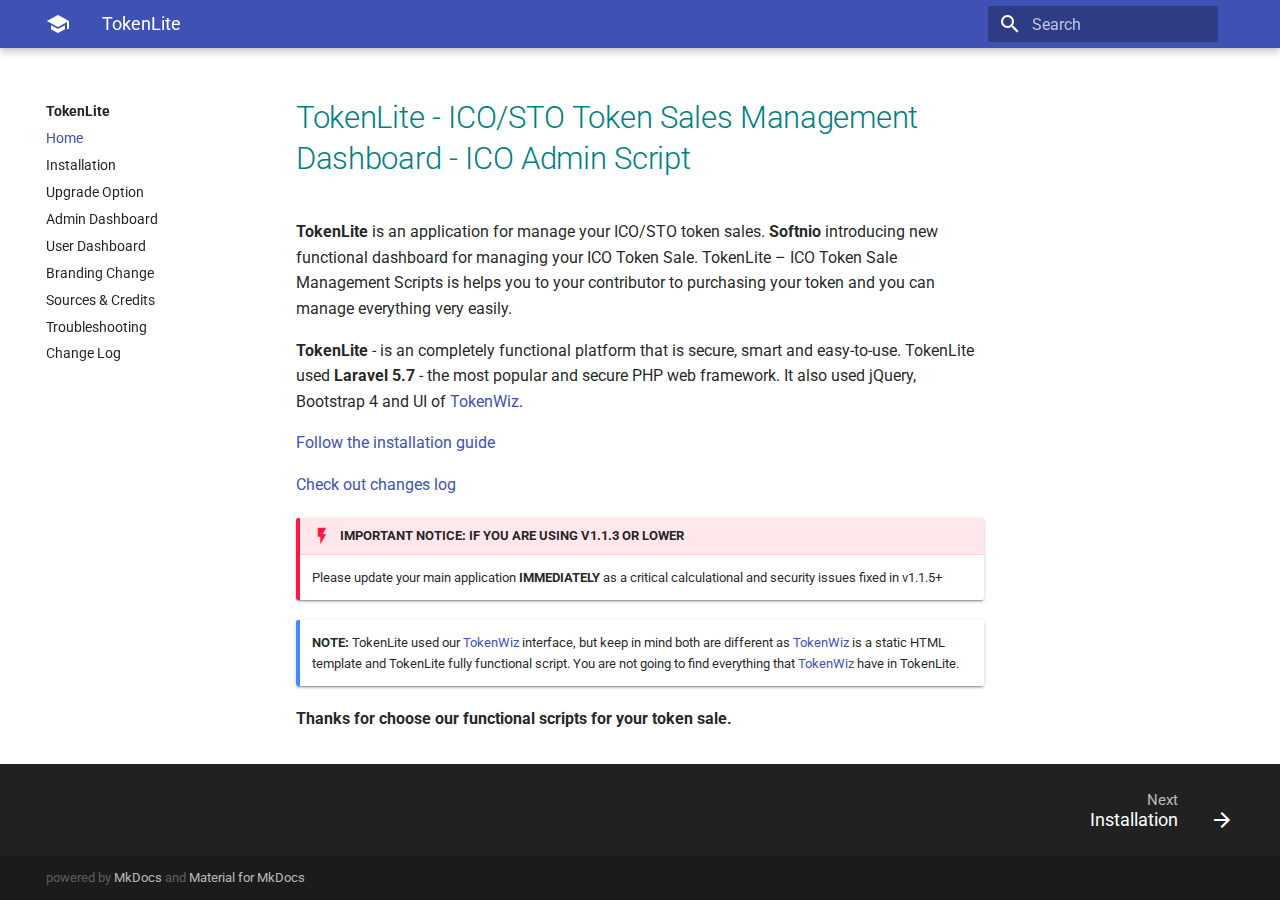
<file: documentation/index.html>
<!doctype html>
<html lang="en" class="no-js">
  <head>
    
      <meta charset="utf-8">
      <meta name="viewport" content="width=device-width,initial-scale=1">
      <meta http-equiv="x-ua-compatible" content="ie=edge">
      
      
      
      
        <meta name="lang:clipboard.copy" content="Copy to clipboard">
      
        <meta name="lang:clipboard.copied" content="Copied to clipboard">
      
        <meta name="lang:search.language" content="en">
      
        <meta name="lang:search.pipeline.stopwords" content="True">
      
        <meta name="lang:search.pipeline.trimmer" content="True">
      
        <meta name="lang:search.result.none" content="No matching documents">
      
        <meta name="lang:search.result.one" content="1 matching document">
      
        <meta name="lang:search.result.other" content="# matching documents">
      
        <meta name="lang:search.tokenizer" content="[\s\-]+">
      
      <link rel="shortcut icon" href="assets/images/favicon.png">
      <meta name="generator" content="mkdocs-1.0.4, mkdocs-material-4.4.0">
    
    
      
        <title>TokenLite</title>
      
    
    
      <link rel="stylesheet" href="assets/stylesheets/application.0284f74d.css">
      
      
    
    
      <script src="assets/javascripts/modernizr.74668098.js"></script>
    
    
      
        <link href="https://fonts.gstatic.com" rel="preconnect" crossorigin>
        <link rel="stylesheet" href="https://fonts.googleapis.com/css?family=Roboto:300,400,400i,700|Roboto+Mono&display=fallback">
        <style>body,input{font-family:"Roboto","Helvetica Neue",Helvetica,Arial,sans-serif}code,kbd,pre{font-family:"Roboto Mono","Courier New",Courier,monospace}</style>
      
    
    <link rel="stylesheet" href="assets/fonts/material-icons.css">
    
    
      <link rel="stylesheet" href="css/custom.css">
    
    
      
    
    
  </head>
  
    <body dir="ltr">
  
    <svg class="md-svg">
      <defs>
        
        
      </defs>
    </svg>
    <input class="md-toggle" data-md-toggle="drawer" type="checkbox" id="__drawer" autocomplete="off">
    <input class="md-toggle" data-md-toggle="search" type="checkbox" id="__search" autocomplete="off">
    <label class="md-overlay" data-md-component="overlay" for="__drawer"></label>
    
      <a href="#tokenlite-icosto-token-sales-management-dashboard-ico-admin-script" tabindex="1" class="md-skip">
        Skip to content
      </a>
    
    
      <header class="md-header" data-md-component="header">
  <nav class="md-header-nav md-grid">
    <div class="md-flex">
      <div class="md-flex__cell md-flex__cell--shrink">
        <a href="index.html" title="TokenLite" class="md-header-nav__button md-logo">
          
            <i class="md-icon"></i>
          
        </a>
      </div>
      <div class="md-flex__cell md-flex__cell--shrink">
        <label class="md-icon md-icon--menu md-header-nav__button" for="__drawer"></label>
      </div>
      <div class="md-flex__cell md-flex__cell--stretch">
        <div class="md-flex__ellipsis md-header-nav__title" data-md-component="title">
          
            <span class="md-header-nav__topic">
              TokenLite
            </span>
            <span class="md-header-nav__topic">
              
                Home
              
            </span>
          
        </div>
      </div>
      <div class="md-flex__cell md-flex__cell--shrink">
        
          <label class="md-icon md-icon--search md-header-nav__button" for="__search"></label>
          
<div class="md-search" data-md-component="search" role="dialog">
  <label class="md-search__overlay" for="__search"></label>
  <div class="md-search__inner" role="search">
    <form class="md-search__form" name="search">
      <input type="text" class="md-search__input" name="query" placeholder="Search" autocapitalize="off" autocorrect="off" autocomplete="off" spellcheck="false" data-md-component="query" data-md-state="active">
      <label class="md-icon md-search__icon" for="__search"></label>
      <button type="reset" class="md-icon md-search__icon" data-md-component="reset" tabindex="-1">
        &#xE5CD;
      </button>
    </form>
    <div class="md-search__output">
      <div class="md-search__scrollwrap" data-md-scrollfix>
        <div class="md-search-result" data-md-component="result">
          <div class="md-search-result__meta">
            Type to start searching
          </div>
          <ol class="md-search-result__list"></ol>
        </div>
      </div>
    </div>
  </div>
</div>
        
      </div>
      
    </div>
  </nav>
</header>
    
    <div class="md-container">
      
        
      
      
      <main class="md-main">
        <div class="md-main__inner md-grid" data-md-component="container">
          
            
              <div class="md-sidebar md-sidebar--primary" data-md-component="navigation">
                <div class="md-sidebar__scrollwrap">
                  <div class="md-sidebar__inner">
                    <nav class="md-nav md-nav--primary" data-md-level="0">
  <label class="md-nav__title md-nav__title--site" for="__drawer">
    <a href="index.html" title="TokenLite" class="md-nav__button md-logo">
      
        <i class="md-icon"></i>
      
    </a>
    TokenLite
  </label>
  
  <ul class="md-nav__list" data-md-scrollfix>
    
      
      
      

  


  <li class="md-nav__item md-nav__item--active">
    
    <input class="md-toggle md-nav__toggle" data-md-toggle="toc" type="checkbox" id="__toc">
    
      
    
    
    <a href="index.html" title="Home" class="md-nav__link md-nav__link--active">
      Home
    </a>
    
  </li>

    
      
      
      


  <li class="md-nav__item">
    <a href="installation.html" title="Installation" class="md-nav__link">
      Installation
    </a>
  </li>

    
      
      
      


  <li class="md-nav__item">
    <a href="upgrade.html" title="Upgrade Option" class="md-nav__link">
      Upgrade Option
    </a>
  </li>

    
      
      
      


  <li class="md-nav__item">
    <a href="admin.html" title="Admin Dashboard" class="md-nav__link">
      Admin Dashboard
    </a>
  </li>

    
      
      
      


  <li class="md-nav__item">
    <a href="user.html" title="User Dashboard" class="md-nav__link">
      User Dashboard
    </a>
  </li>

    
      
      
      


  <li class="md-nav__item">
    <a href="branding.html" title="Branding Change" class="md-nav__link">
      Branding Change
    </a>
  </li>

    
      
      
      


  <li class="md-nav__item">
    <a href="credit.html" title="Sources & Credits" class="md-nav__link">
      Sources & Credits
    </a>
  </li>

    
      
      
      


  <li class="md-nav__item">
    <a href="troubleshooting.html" title="Troubleshooting" class="md-nav__link">
      Troubleshooting
    </a>
  </li>

    
      
      
      


  <li class="md-nav__item">
    <a href="change-log.html" title="Change Log" class="md-nav__link">
      Change Log
    </a>
  </li>

    
  </ul>
</nav>
                  </div>
                </div>
              </div>
            
            
              <div class="md-sidebar md-sidebar--secondary" data-md-component="toc">
                <div class="md-sidebar__scrollwrap">
                  <div class="md-sidebar__inner">
                    
<nav class="md-nav md-nav--secondary">
  
  
    
  
  
</nav>
                  </div>
                </div>
              </div>
            
          
          <div class="md-content">
            <article class="md-content__inner md-typeset">
              
                
                
                <h1 id="tokenlite-icosto-token-sales-management-dashboard-ico-admin-script">TokenLite - ICO/STO Token Sales Management Dashboard - ICO Admin Script</h1>
<p><strong>TokenLite</strong> is an application for manage your ICO/STO token sales. <strong>Softnio</strong> introducing new functional dashboard for managing your ICO Token Sale. TokenLite – ICO Token Sale Management Scripts is helps you to your contributor to purchasing your token and you can manage everything very easily.</p>
<p><strong>TokenLite</strong> - is an completely functional platform that is secure, smart and easy-to-use. TokenLite used <strong>Laravel 5.7</strong> - the most popular and secure PHP web framework. 
It also used jQuery, Bootstrap 4 and UI of <a href="https://themeforest.net/item/tokenwiz-ico-user-dashboard-admin-template/22907800" target="_blank">TokenWiz</a>.</p>
<p><a href="installation.html">Follow the installation guide</a></p>
<p><a href="change-log.html">Check out changes log</a></p>
<div class="admonition danger">
    <p class="admonition-title">IMPORTANT NOTICE: IF YOU ARE USING V1.1.3 OR LOWER<p>
    <p>Please update your main application <strong>IMMEDIATELY</strong> as a critical calculational and security issues fixed in v1.1.5+</p>
</div>

<div class="admonition"> 
    <p><strong>NOTE:</strong> TokenLite used our <a href="https://themeforest.net/item/tokenwiz-ico-user-dashboard-admin-template/22907800" target="_blank">TokenWiz</a> interface, but keep in mind both are different as <a href="https://themeforest.net/item/tokenwiz-ico-user-dashboard-admin-template/22907800" target="_blank">TokenWiz</a> is a static HTML template and TokenLite fully functional script. You are not going to find everything that <a href="https://themeforest.net/item/tokenwiz-ico-user-dashboard-admin-template/22907800" target="_blank">TokenWiz</a> have in TokenLite.</p>
</div>

<p><strong>Thanks for choose our functional scripts for your token sale.</strong></p>
                
                  
                
              
              
                


              
            </article>
          </div>
        </div>
      </main>
      
        
<footer class="md-footer">
  
    <div class="md-footer-nav">
      <nav class="md-footer-nav__inner md-grid">
        
        
          <a href="installation.html" title="Installation" class="md-flex md-footer-nav__link md-footer-nav__link--next" rel="next">
            <div class="md-flex__cell md-flex__cell--stretch md-footer-nav__title">
              <span class="md-flex__ellipsis">
                <span class="md-footer-nav__direction">
                  Next
                </span>
                Installation
              </span>
            </div>
            <div class="md-flex__cell md-flex__cell--shrink">
              <i class="md-icon md-icon--arrow-forward md-footer-nav__button"></i>
            </div>
          </a>
        
      </nav>
    </div>
  
  <div class="md-footer-meta md-typeset">
    <div class="md-footer-meta__inner md-grid">
      <div class="md-footer-copyright">
        
        powered by
        <a href="https://www.mkdocs.org">MkDocs</a>
        and
        <a href="https://squidfunk.github.io/mkdocs-material/">
          Material for MkDocs</a>
      </div>
      
    </div>
  </div>
</footer>
      
    </div>
    
      <script src="assets/javascripts/application.245445c6.js"></script>
      
      <script>app.initialize({version:"1.0.4",url:{base:"."}})</script>
      
    
  </body>
</html>
</file>
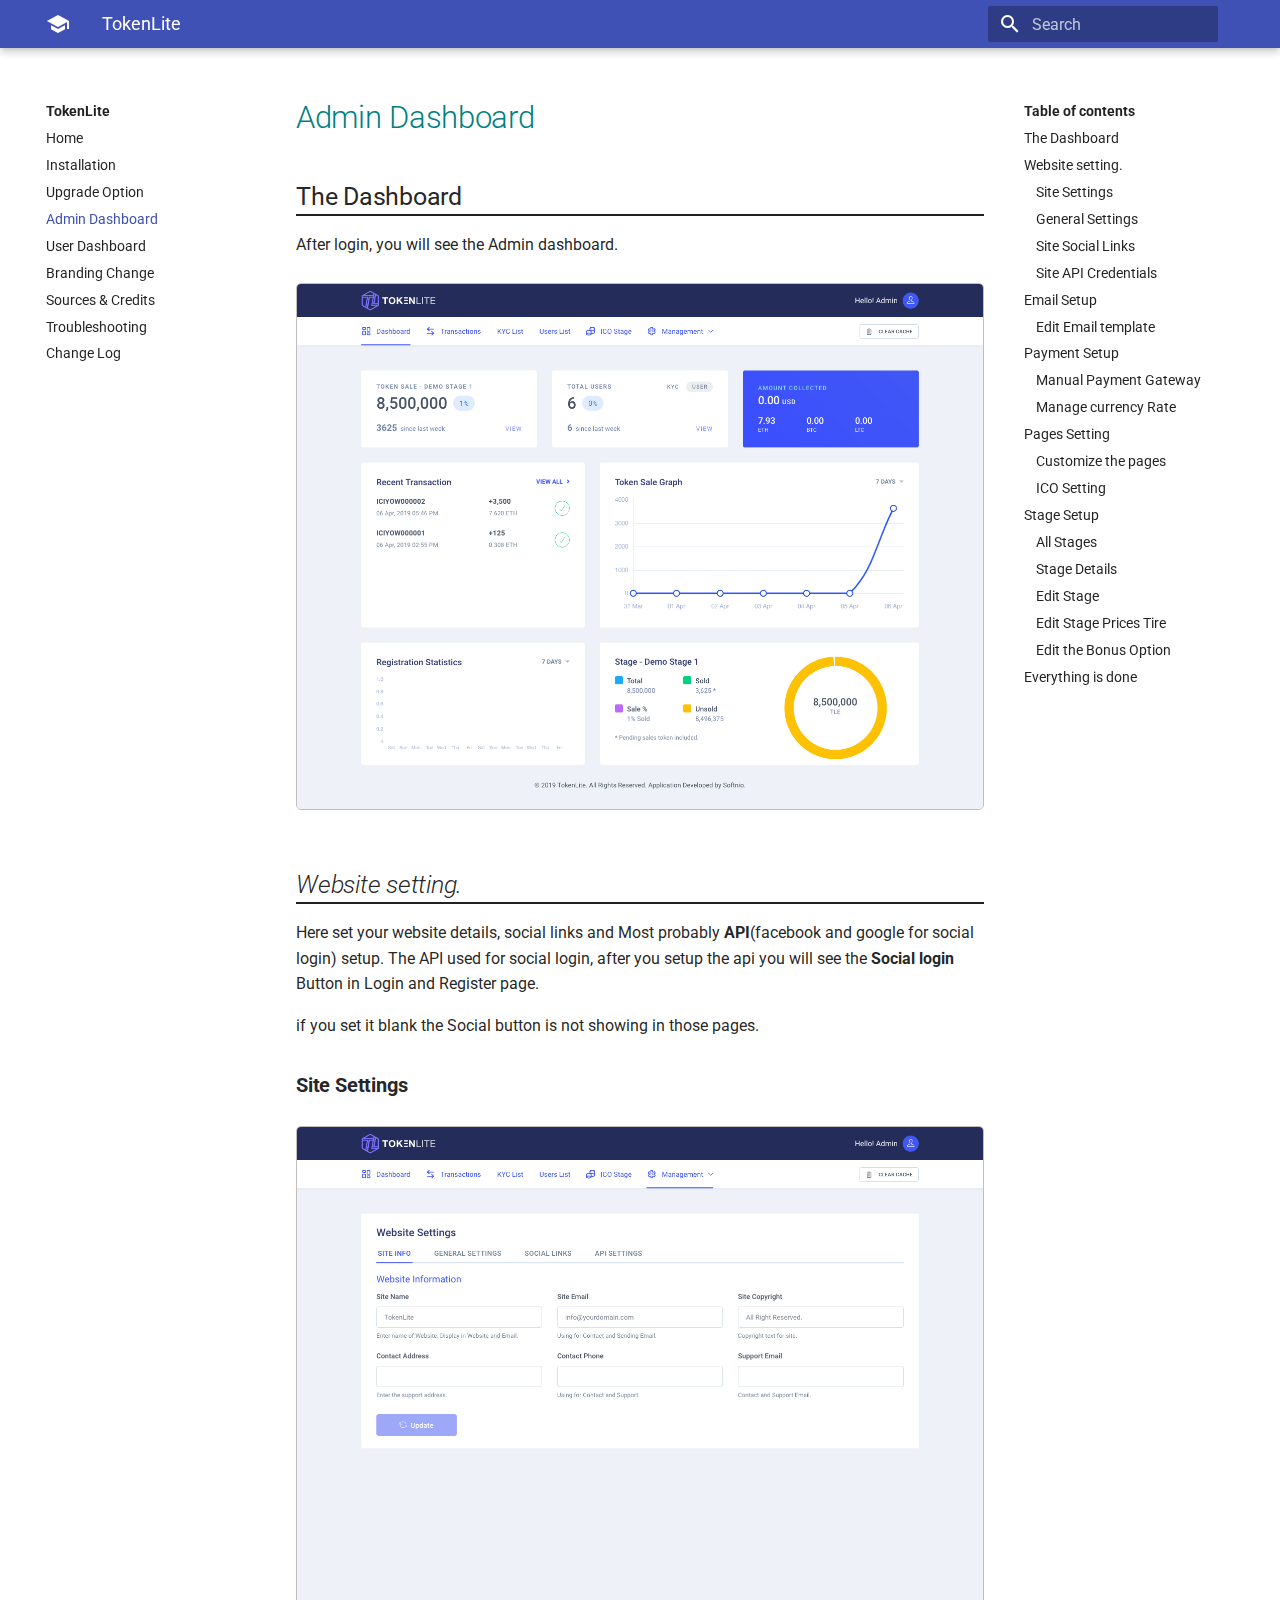
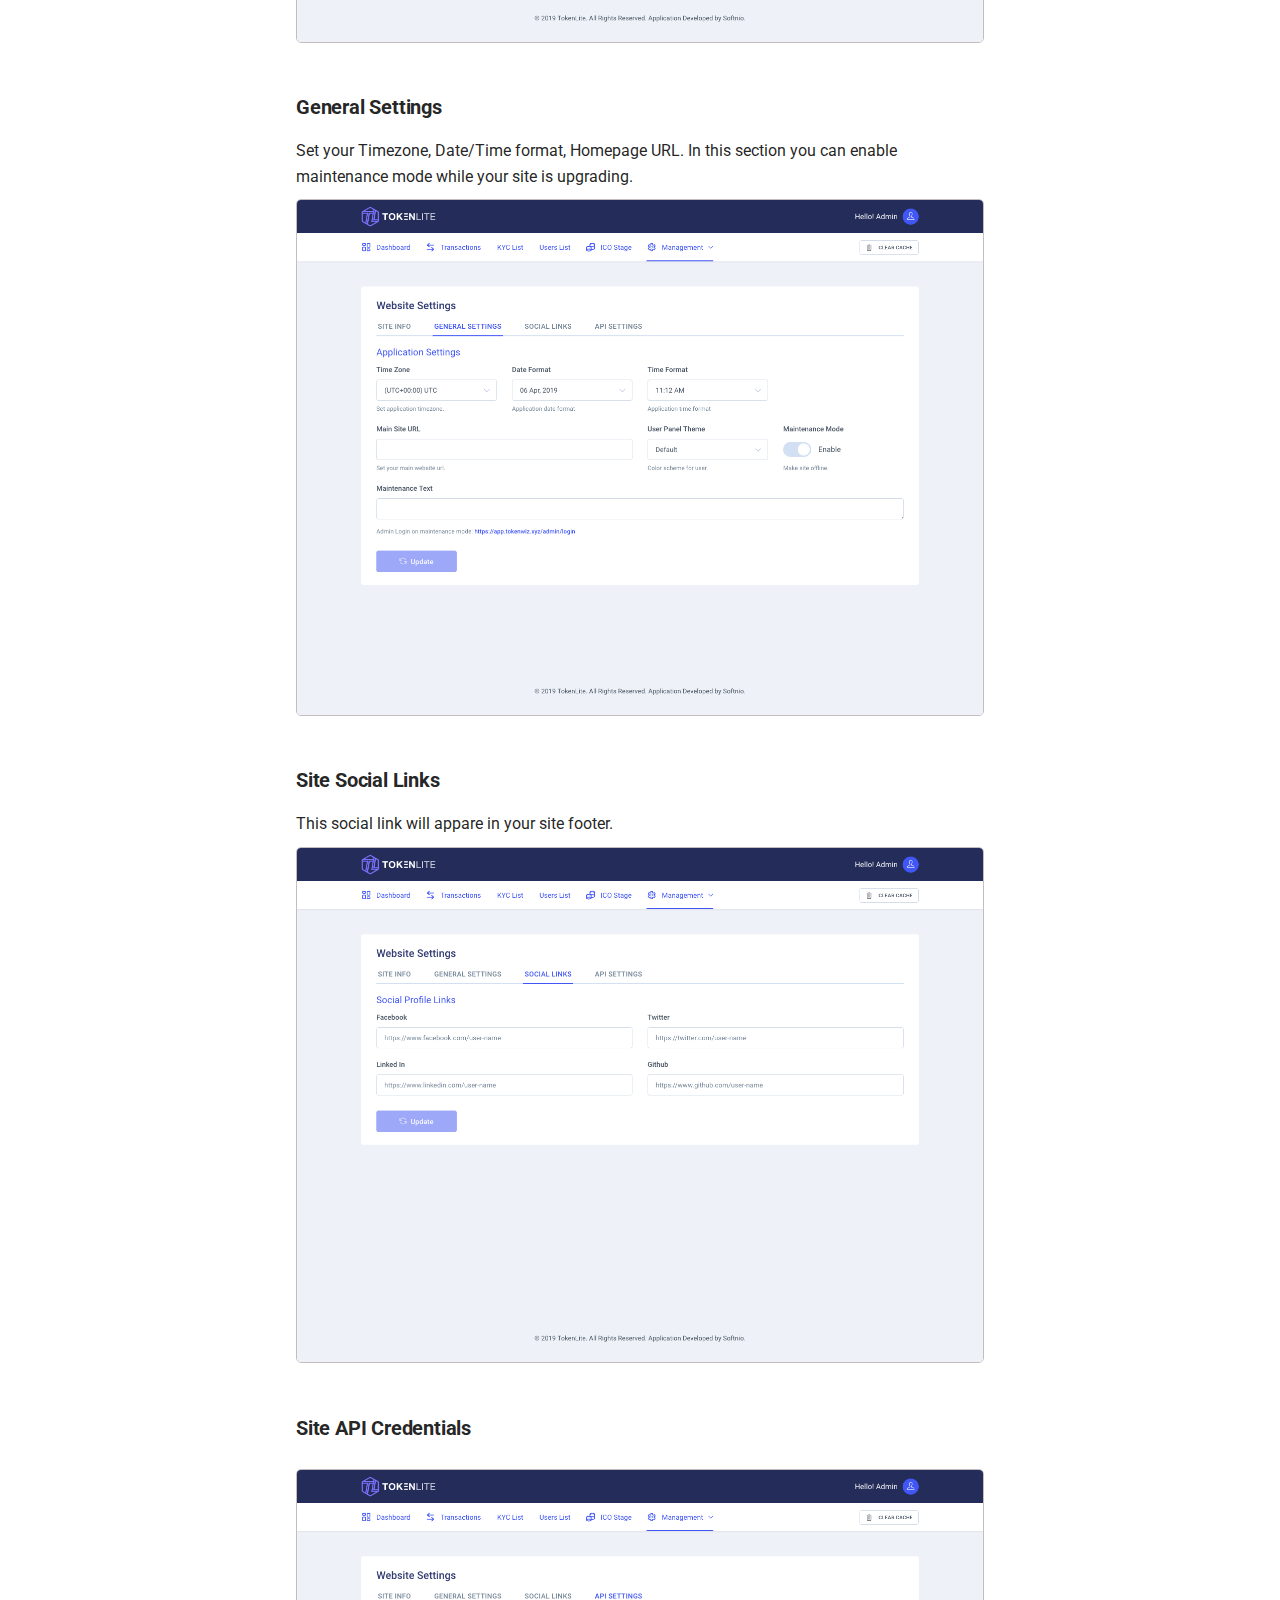
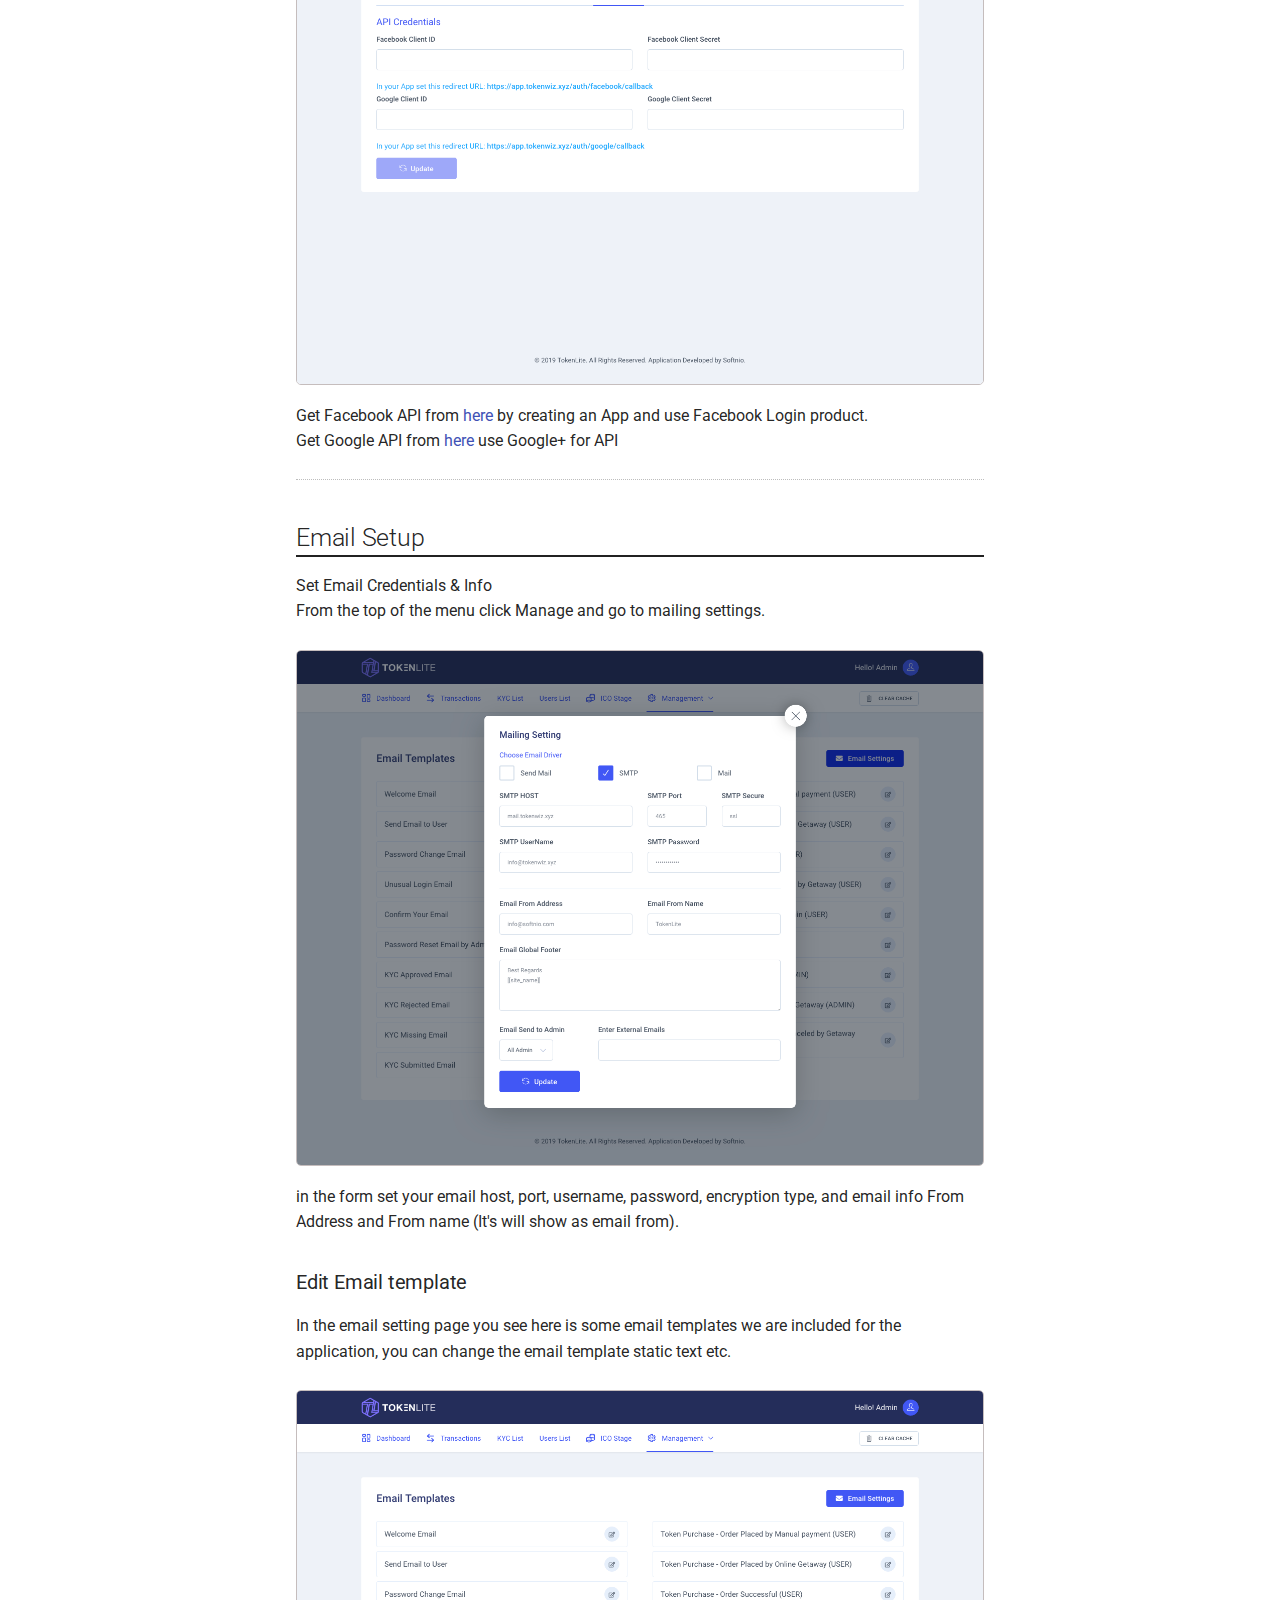
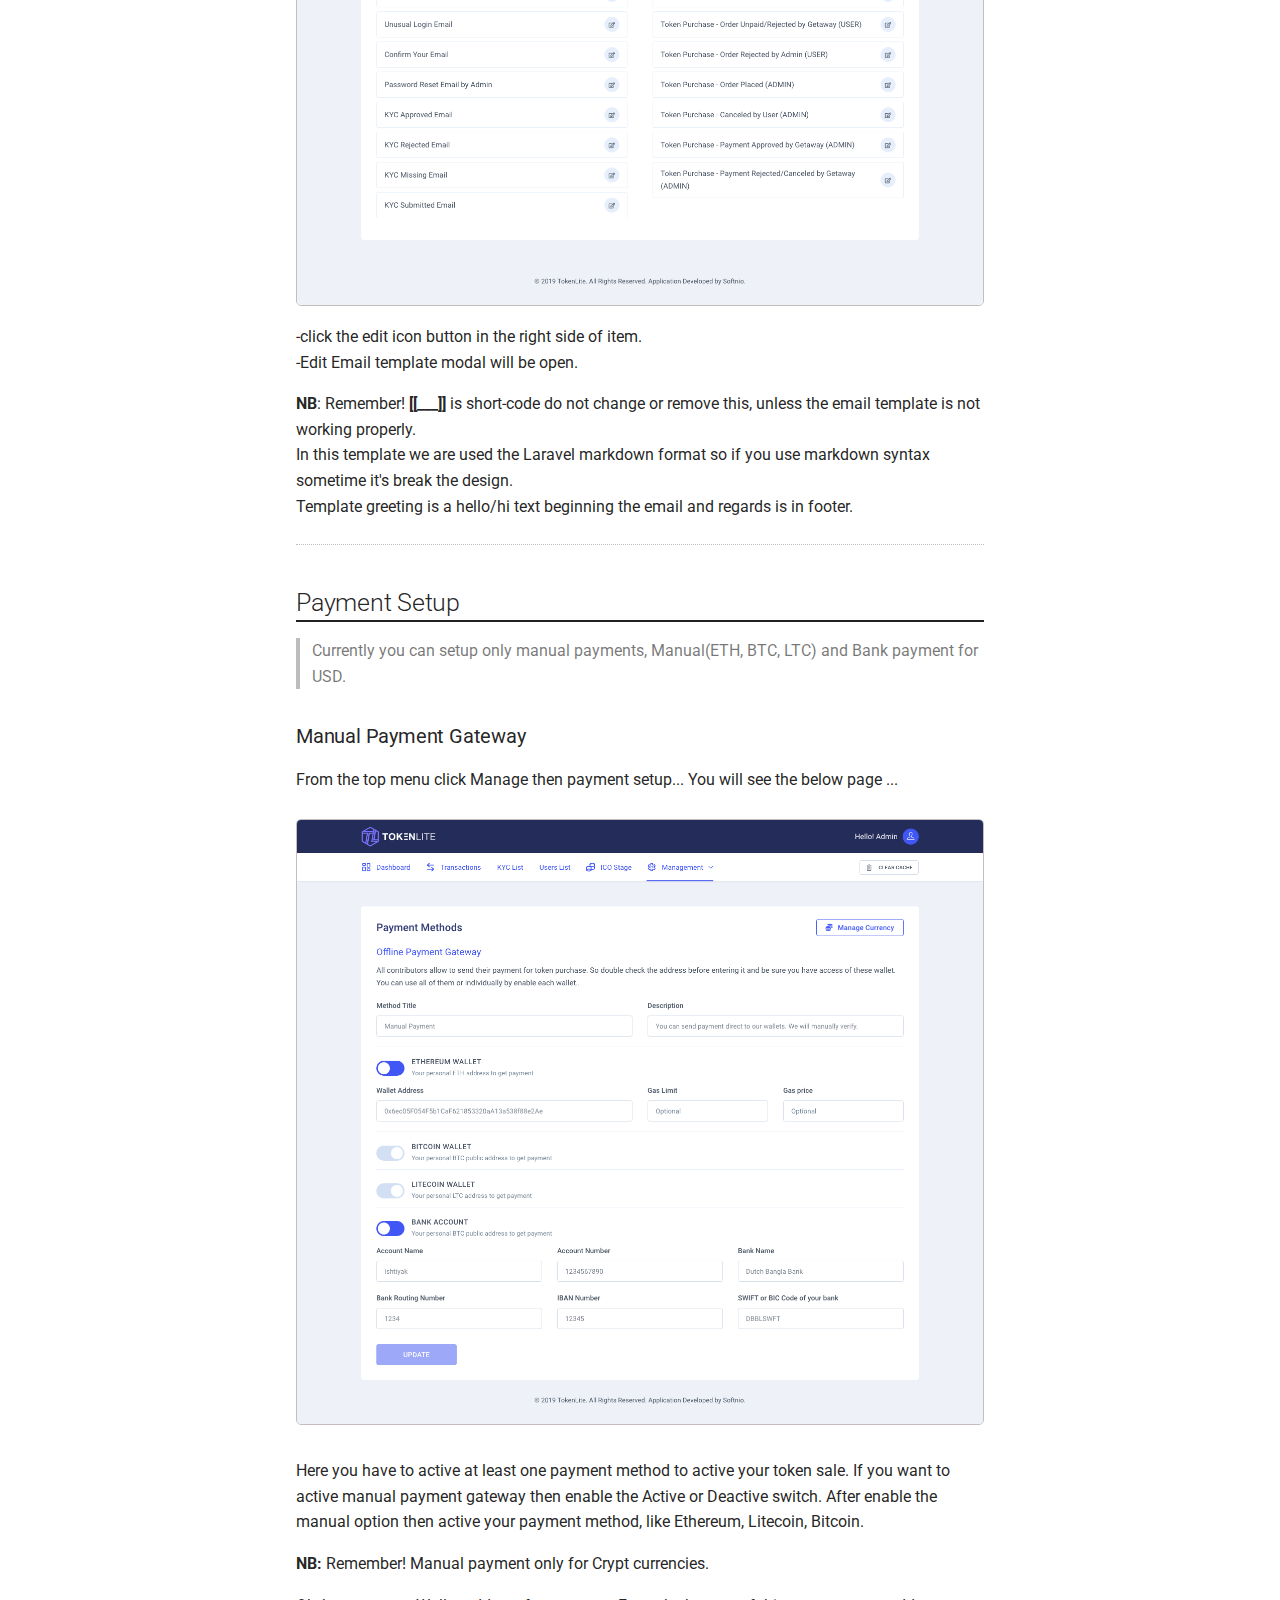
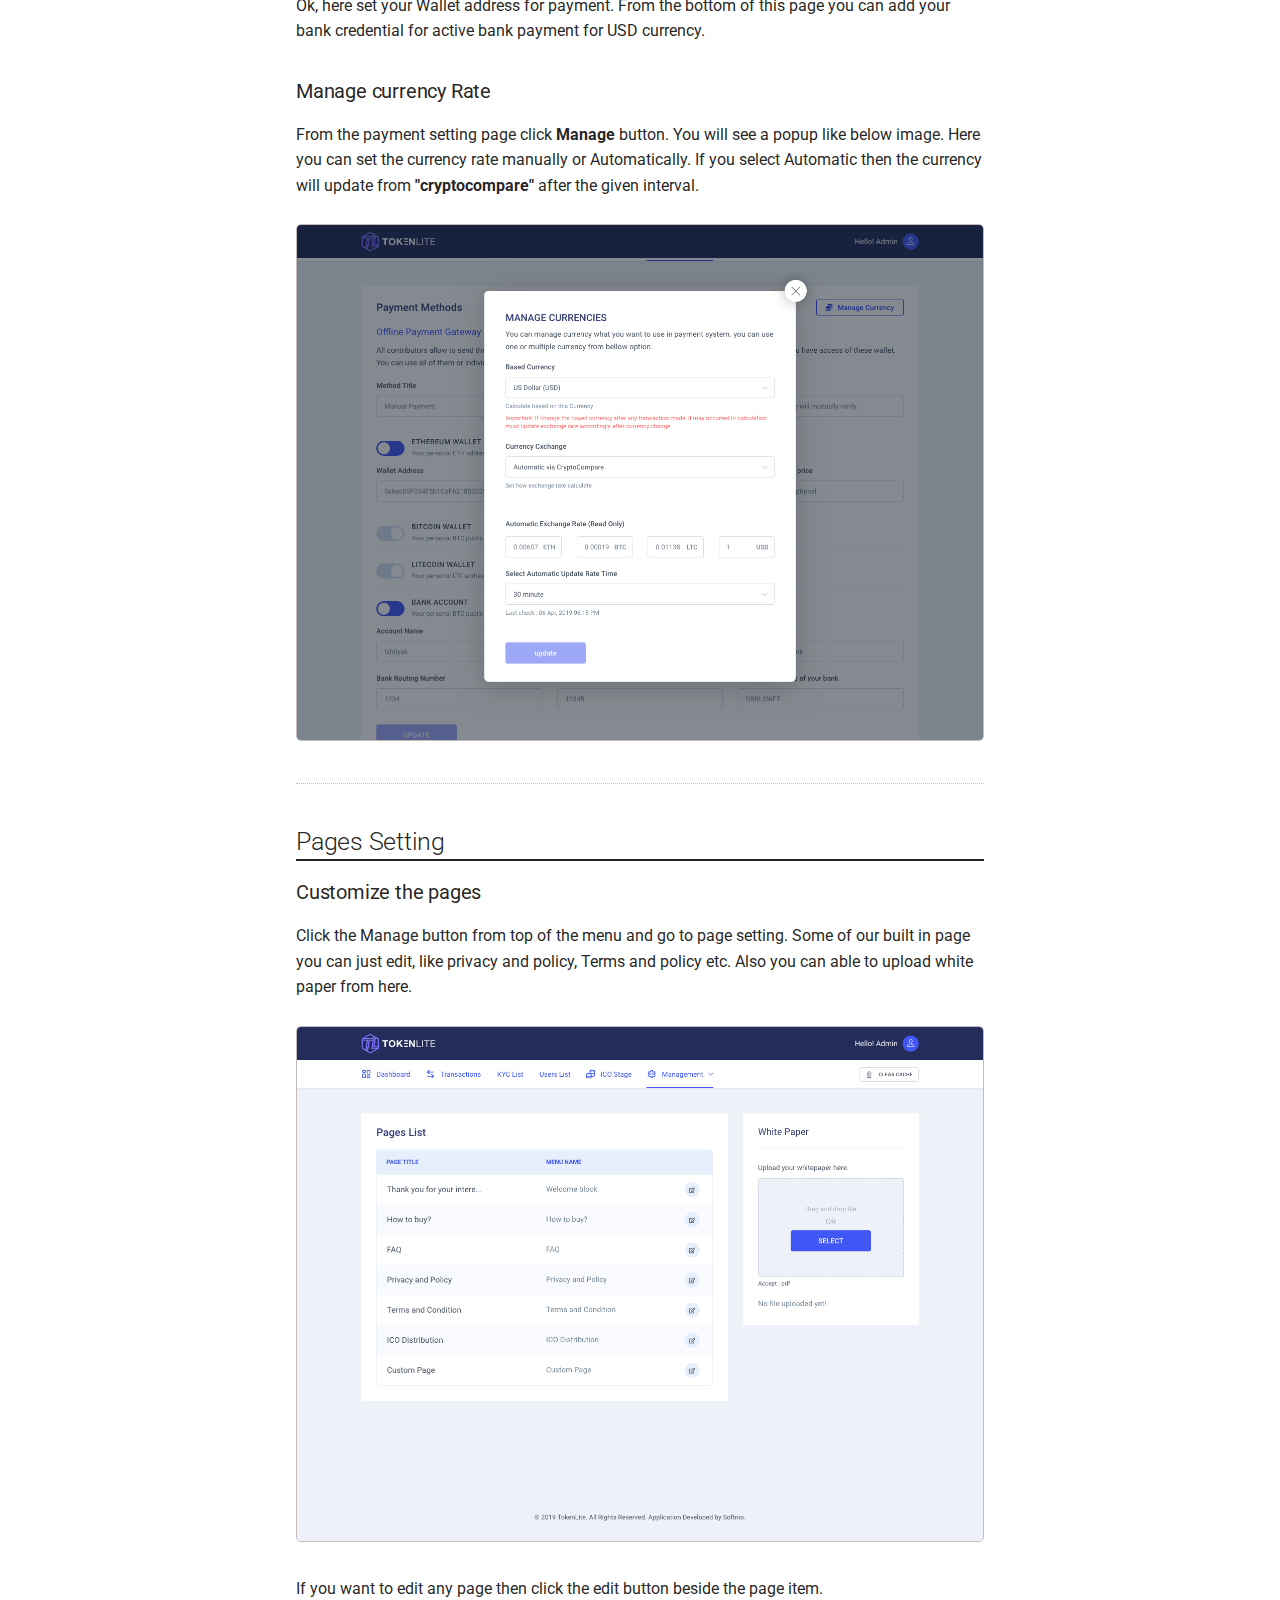
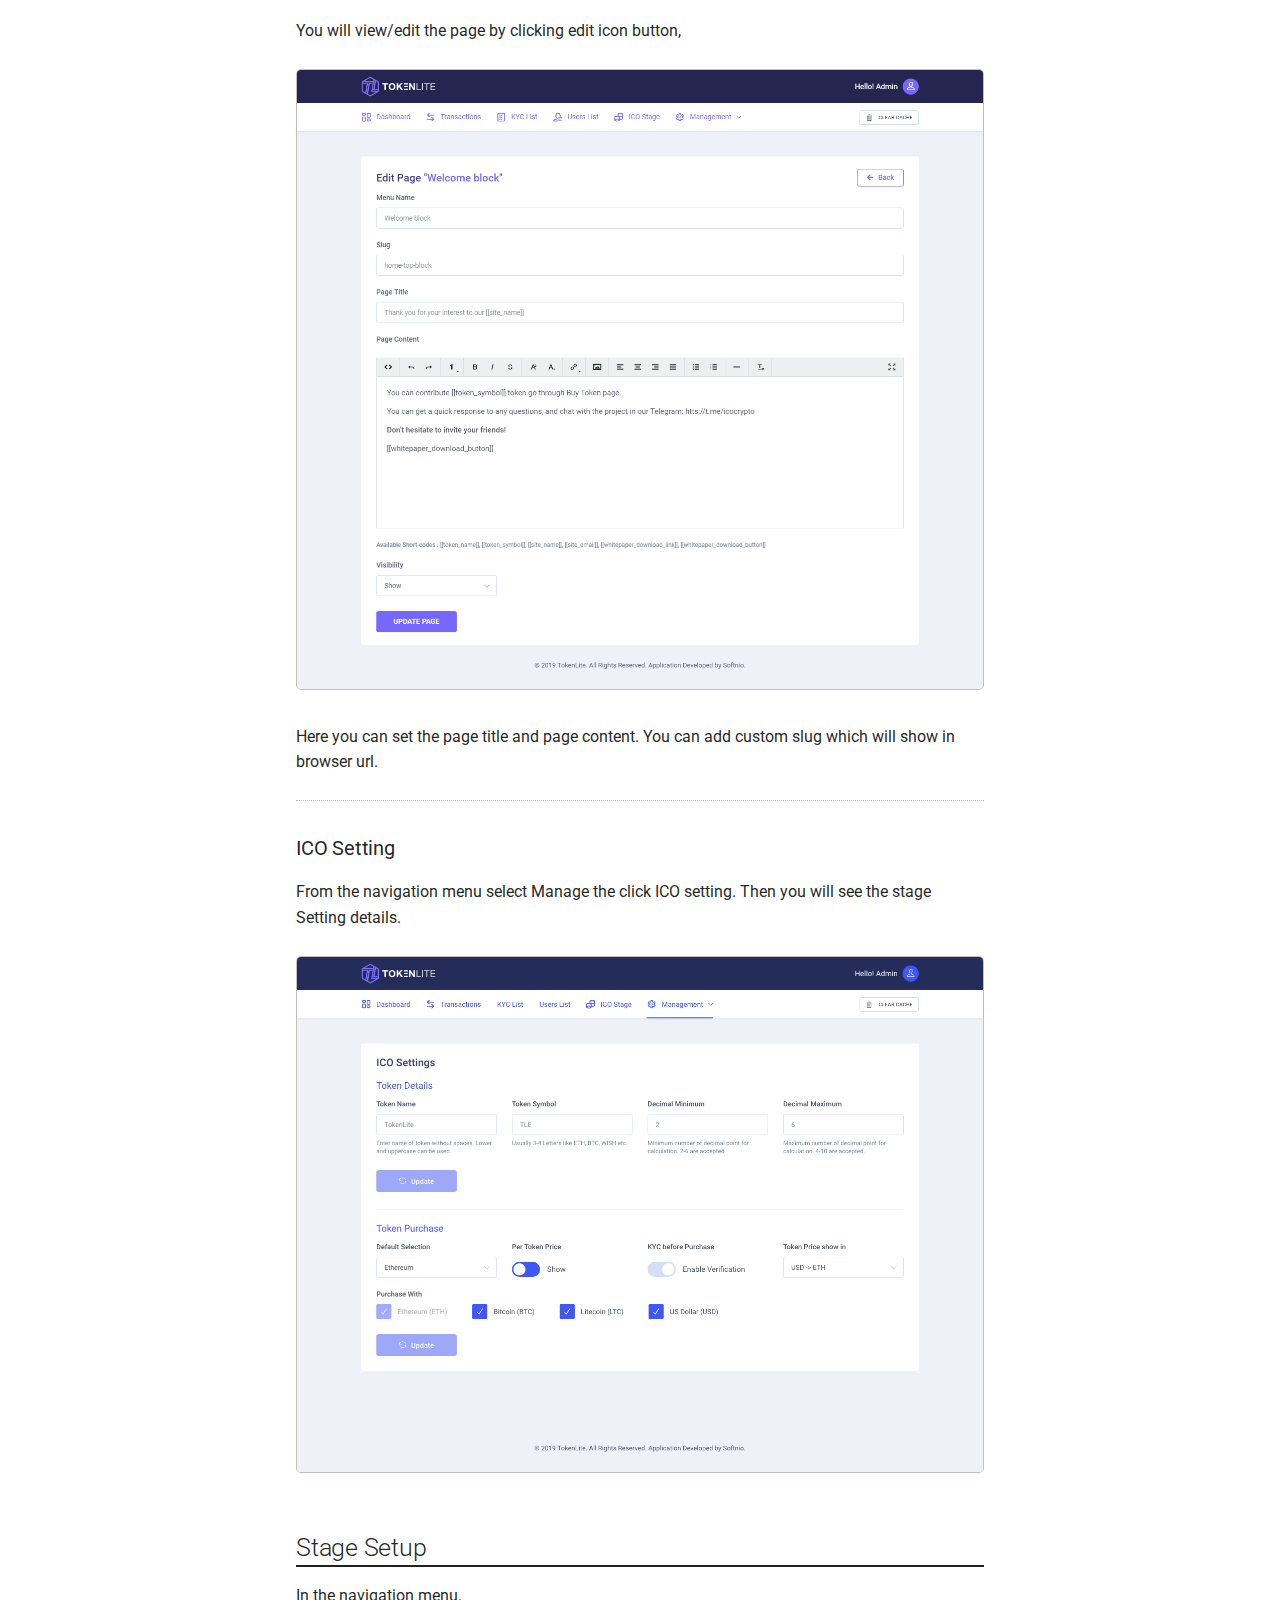
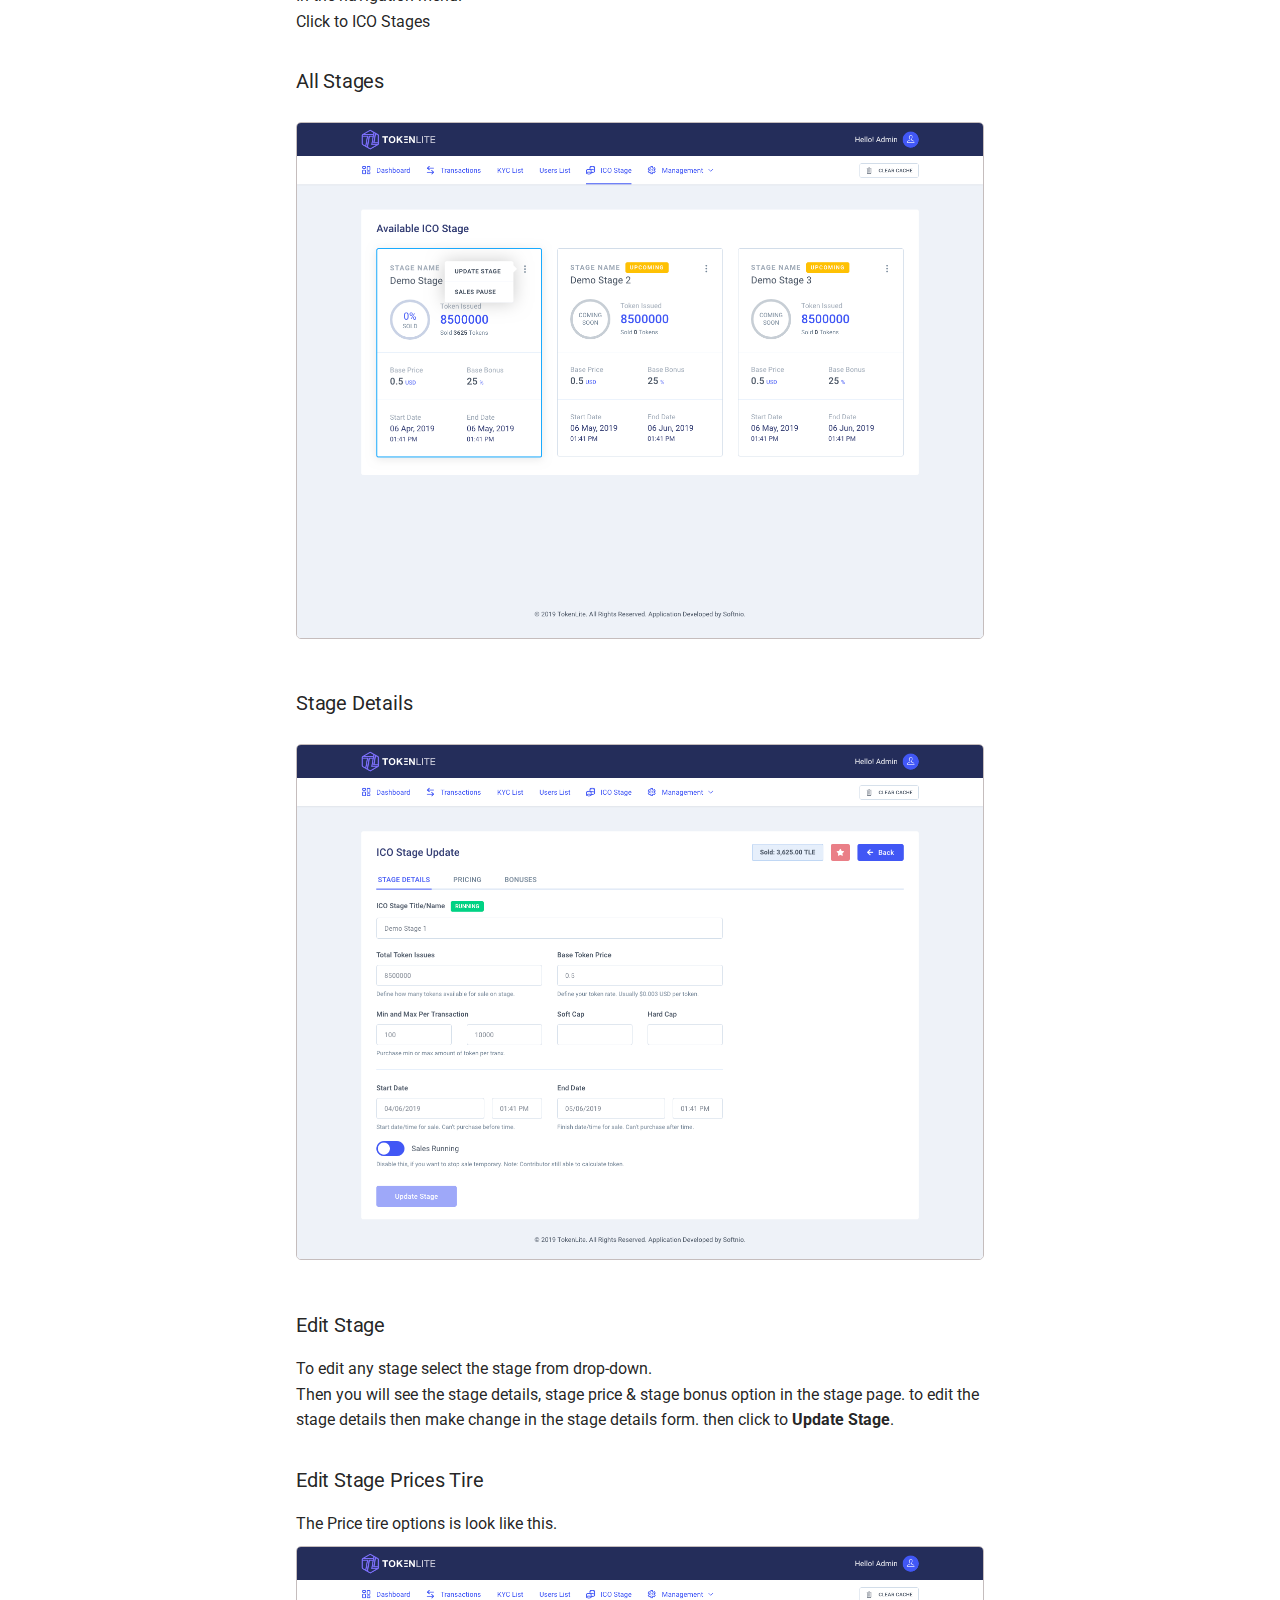
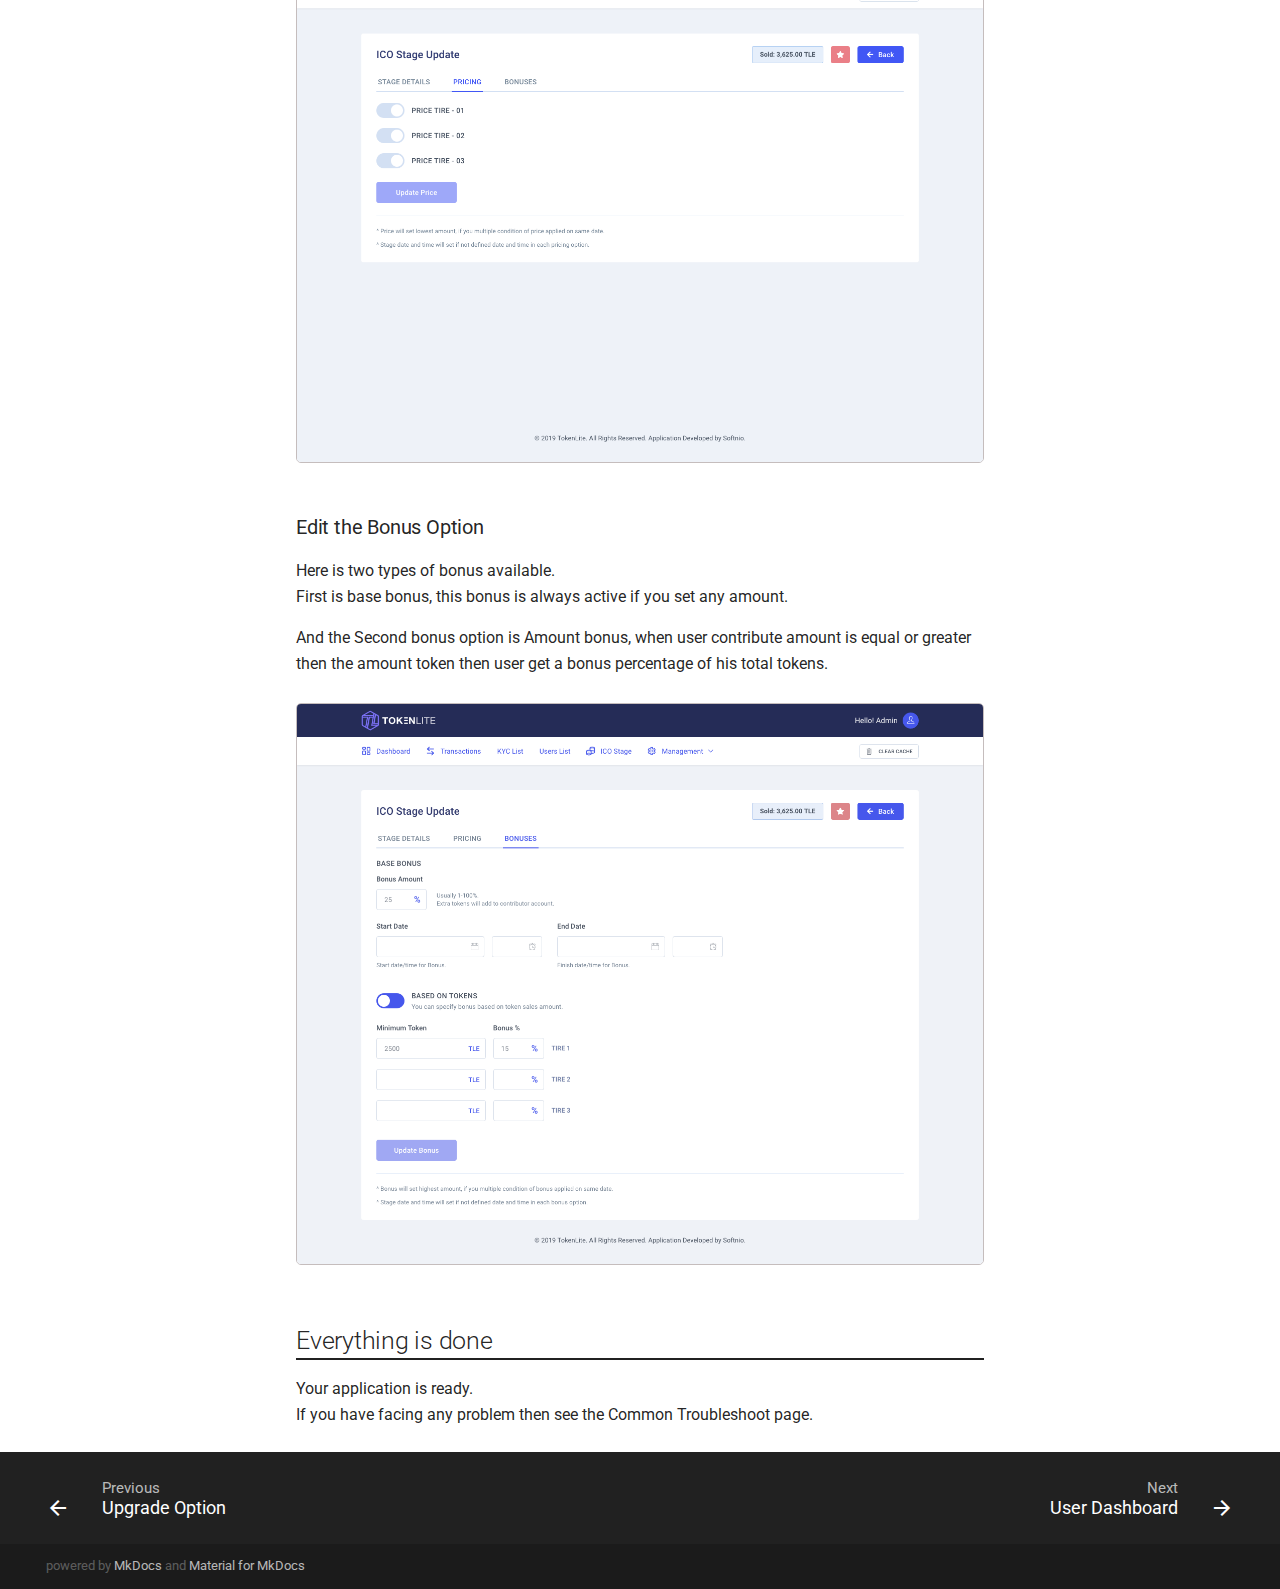
<file: documentation/admin.html>
<!doctype html>
<html lang="en" class="no-js">
  <head>
    
      <meta charset="utf-8">
      <meta name="viewport" content="width=device-width,initial-scale=1">
      <meta http-equiv="x-ua-compatible" content="ie=edge">
      
      
      
      
        <meta name="lang:clipboard.copy" content="Copy to clipboard">
      
        <meta name="lang:clipboard.copied" content="Copied to clipboard">
      
        <meta name="lang:search.language" content="en">
      
        <meta name="lang:search.pipeline.stopwords" content="True">
      
        <meta name="lang:search.pipeline.trimmer" content="True">
      
        <meta name="lang:search.result.none" content="No matching documents">
      
        <meta name="lang:search.result.one" content="1 matching document">
      
        <meta name="lang:search.result.other" content="# matching documents">
      
        <meta name="lang:search.tokenizer" content="[\s\-]+">
      
      <link rel="shortcut icon" href="assets/images/favicon.png">
      <meta name="generator" content="mkdocs-1.0.4, mkdocs-material-4.4.0">
    
    
      
        <title>Admin Dashboard - TokenLite</title>
      
    
    
      <link rel="stylesheet" href="assets/stylesheets/application.0284f74d.css">
      
      
    
    
      <script src="assets/javascripts/modernizr.74668098.js"></script>
    
    
      
        <link href="https://fonts.gstatic.com" rel="preconnect" crossorigin>
        <link rel="stylesheet" href="https://fonts.googleapis.com/css?family=Roboto:300,400,400i,700|Roboto+Mono&display=fallback">
        <style>body,input{font-family:"Roboto","Helvetica Neue",Helvetica,Arial,sans-serif}code,kbd,pre{font-family:"Roboto Mono","Courier New",Courier,monospace}</style>
      
    
    <link rel="stylesheet" href="assets/fonts/material-icons.css">
    
    
      <link rel="stylesheet" href="css/custom.css">
    
    
      
    
    
  </head>
  
    <body dir="ltr">
  
    <svg class="md-svg">
      <defs>
        
        
      </defs>
    </svg>
    <input class="md-toggle" data-md-toggle="drawer" type="checkbox" id="__drawer" autocomplete="off">
    <input class="md-toggle" data-md-toggle="search" type="checkbox" id="__search" autocomplete="off">
    <label class="md-overlay" data-md-component="overlay" for="__drawer"></label>
    
      <a href="#the-dashboard" tabindex="1" class="md-skip">
        Skip to content
      </a>
    
    
      <header class="md-header" data-md-component="header">
  <nav class="md-header-nav md-grid">
    <div class="md-flex">
      <div class="md-flex__cell md-flex__cell--shrink">
        <a href="index.html" title="TokenLite" class="md-header-nav__button md-logo">
          
            <i class="md-icon"></i>
          
        </a>
      </div>
      <div class="md-flex__cell md-flex__cell--shrink">
        <label class="md-icon md-icon--menu md-header-nav__button" for="__drawer"></label>
      </div>
      <div class="md-flex__cell md-flex__cell--stretch">
        <div class="md-flex__ellipsis md-header-nav__title" data-md-component="title">
          
            <span class="md-header-nav__topic">
              TokenLite
            </span>
            <span class="md-header-nav__topic">
              
                Admin Dashboard
              
            </span>
          
        </div>
      </div>
      <div class="md-flex__cell md-flex__cell--shrink">
        
          <label class="md-icon md-icon--search md-header-nav__button" for="__search"></label>
          
<div class="md-search" data-md-component="search" role="dialog">
  <label class="md-search__overlay" for="__search"></label>
  <div class="md-search__inner" role="search">
    <form class="md-search__form" name="search">
      <input type="text" class="md-search__input" name="query" placeholder="Search" autocapitalize="off" autocorrect="off" autocomplete="off" spellcheck="false" data-md-component="query" data-md-state="active">
      <label class="md-icon md-search__icon" for="__search"></label>
      <button type="reset" class="md-icon md-search__icon" data-md-component="reset" tabindex="-1">
        &#xE5CD;
      </button>
    </form>
    <div class="md-search__output">
      <div class="md-search__scrollwrap" data-md-scrollfix>
        <div class="md-search-result" data-md-component="result">
          <div class="md-search-result__meta">
            Type to start searching
          </div>
          <ol class="md-search-result__list"></ol>
        </div>
      </div>
    </div>
  </div>
</div>
        
      </div>
      
    </div>
  </nav>
</header>
    
    <div class="md-container">
      
        
      
      
      <main class="md-main">
        <div class="md-main__inner md-grid" data-md-component="container">
          
            
              <div class="md-sidebar md-sidebar--primary" data-md-component="navigation">
                <div class="md-sidebar__scrollwrap">
                  <div class="md-sidebar__inner">
                    <nav class="md-nav md-nav--primary" data-md-level="0">
  <label class="md-nav__title md-nav__title--site" for="__drawer">
    <a href="index.html" title="TokenLite" class="md-nav__button md-logo">
      
        <i class="md-icon"></i>
      
    </a>
    TokenLite
  </label>
  
  <ul class="md-nav__list" data-md-scrollfix>
    
      
      
      


  <li class="md-nav__item">
    <a href="index.html" title="Home" class="md-nav__link">
      Home
    </a>
  </li>

    
      
      
      


  <li class="md-nav__item">
    <a href="installation.html" title="Installation" class="md-nav__link">
      Installation
    </a>
  </li>

    
      
      
      


  <li class="md-nav__item">
    <a href="upgrade.html" title="Upgrade Option" class="md-nav__link">
      Upgrade Option
    </a>
  </li>

    
      
      
      

  


  <li class="md-nav__item md-nav__item--active">
    
    <input class="md-toggle md-nav__toggle" data-md-toggle="toc" type="checkbox" id="__toc">
    
    
      <label class="md-nav__link md-nav__link--active" for="__toc">
        Admin Dashboard
      </label>
    
    <a href="admin.html" title="Admin Dashboard" class="md-nav__link md-nav__link--active">
      Admin Dashboard
    </a>
    
      
<nav class="md-nav md-nav--secondary">
  
  
  
    <label class="md-nav__title" for="__toc">Table of contents</label>
    <ul class="md-nav__list" data-md-scrollfix>
      
        <li class="md-nav__item">
  <a href="#the-dashboard" title="The Dashboard" class="md-nav__link">
    The Dashboard
  </a>
  
</li>
      
        <li class="md-nav__item">
  <a href="#website-setting" title="Website setting." class="md-nav__link">
    Website setting.
  </a>
  
    <nav class="md-nav">
      <ul class="md-nav__list">
        
          <li class="md-nav__item">
  <a href="#site-settings" title="Site Settings" class="md-nav__link">
    Site Settings
  </a>
  
</li>
        
          <li class="md-nav__item">
  <a href="#general-settings" title="General Settings" class="md-nav__link">
    General Settings
  </a>
  
</li>
        
          <li class="md-nav__item">
  <a href="#site-social-links" title="Site Social Links" class="md-nav__link">
    Site Social Links
  </a>
  
</li>
        
          <li class="md-nav__item">
  <a href="#site-api-credentials" title="Site API Credentials" class="md-nav__link">
    Site API Credentials
  </a>
  
</li>
        
      </ul>
    </nav>
  
</li>
      
        <li class="md-nav__item">
  <a href="#email-setup" title="Email Setup" class="md-nav__link">
    Email Setup
  </a>
  
    <nav class="md-nav">
      <ul class="md-nav__list">
        
          <li class="md-nav__item">
  <a href="#edit-email-template" title="Edit Email template" class="md-nav__link">
    Edit Email template
  </a>
  
</li>
        
      </ul>
    </nav>
  
</li>
      
        <li class="md-nav__item">
  <a href="#payment-setup" title="Payment Setup" class="md-nav__link">
    Payment Setup
  </a>
  
    <nav class="md-nav">
      <ul class="md-nav__list">
        
          <li class="md-nav__item">
  <a href="#manual-payment-gateway" title="Manual Payment Gateway" class="md-nav__link">
    Manual Payment Gateway
  </a>
  
</li>
        
          <li class="md-nav__item">
  <a href="#manage-currency-rate" title="Manage currency Rate" class="md-nav__link">
    Manage currency Rate
  </a>
  
</li>
        
      </ul>
    </nav>
  
</li>
      
        <li class="md-nav__item">
  <a href="#pages-setting" title="Pages Setting" class="md-nav__link">
    Pages Setting
  </a>
  
    <nav class="md-nav">
      <ul class="md-nav__list">
        
          <li class="md-nav__item">
  <a href="#customize-the-pages" title="Customize the pages" class="md-nav__link">
    Customize the pages
  </a>
  
</li>
        
          <li class="md-nav__item">
  <a href="#ico-setting" title="ICO Setting" class="md-nav__link">
    ICO Setting
  </a>
  
</li>
        
      </ul>
    </nav>
  
</li>
      
        <li class="md-nav__item">
  <a href="#stage-setup" title="Stage Setup" class="md-nav__link">
    Stage Setup
  </a>
  
    <nav class="md-nav">
      <ul class="md-nav__list">
        
          <li class="md-nav__item">
  <a href="#all-stages" title="All Stages" class="md-nav__link">
    All Stages
  </a>
  
</li>
        
          <li class="md-nav__item">
  <a href="#stage-details" title="Stage Details" class="md-nav__link">
    Stage Details
  </a>
  
</li>
        
          <li class="md-nav__item">
  <a href="#edit-stage" title="Edit Stage" class="md-nav__link">
    Edit Stage
  </a>
  
</li>
        
          <li class="md-nav__item">
  <a href="#edit-stage-prices-tire" title="Edit Stage Prices Tire" class="md-nav__link">
    Edit Stage Prices Tire
  </a>
  
</li>
        
          <li class="md-nav__item">
  <a href="#edit-the-bonus-option" title="Edit the Bonus Option" class="md-nav__link">
    Edit the Bonus Option
  </a>
  
</li>
        
      </ul>
    </nav>
  
</li>
      
        <li class="md-nav__item">
  <a href="#everything-is-done" title="Everything is done" class="md-nav__link">
    Everything is done
  </a>
  
</li>
      
      
      
      
      
    </ul>
  
</nav>
    
  </li>

    
      
      
      


  <li class="md-nav__item">
    <a href="user.html" title="User Dashboard" class="md-nav__link">
      User Dashboard
    </a>
  </li>

    
      
      
      


  <li class="md-nav__item">
    <a href="branding.html" title="Branding Change" class="md-nav__link">
      Branding Change
    </a>
  </li>

    
      
      
      


  <li class="md-nav__item">
    <a href="credit.html" title="Sources & Credits" class="md-nav__link">
      Sources & Credits
    </a>
  </li>

    
      
      
      


  <li class="md-nav__item">
    <a href="troubleshooting.html" title="Troubleshooting" class="md-nav__link">
      Troubleshooting
    </a>
  </li>

    
      
      
      


  <li class="md-nav__item">
    <a href="change-log.html" title="Change Log" class="md-nav__link">
      Change Log
    </a>
  </li>

    
  </ul>
</nav>
                  </div>
                </div>
              </div>
            
            
              <div class="md-sidebar md-sidebar--secondary" data-md-component="toc">
                <div class="md-sidebar__scrollwrap">
                  <div class="md-sidebar__inner">
                    
<nav class="md-nav md-nav--secondary">
  
  
  
    <label class="md-nav__title" for="__toc">Table of contents</label>
    <ul class="md-nav__list" data-md-scrollfix>
      
        <li class="md-nav__item">
  <a href="#the-dashboard" title="The Dashboard" class="md-nav__link">
    The Dashboard
  </a>
  
</li>
      
        <li class="md-nav__item">
  <a href="#website-setting" title="Website setting." class="md-nav__link">
    Website setting.
  </a>
  
    <nav class="md-nav">
      <ul class="md-nav__list">
        
          <li class="md-nav__item">
  <a href="#site-settings" title="Site Settings" class="md-nav__link">
    Site Settings
  </a>
  
</li>
        
          <li class="md-nav__item">
  <a href="#general-settings" title="General Settings" class="md-nav__link">
    General Settings
  </a>
  
</li>
        
          <li class="md-nav__item">
  <a href="#site-social-links" title="Site Social Links" class="md-nav__link">
    Site Social Links
  </a>
  
</li>
        
          <li class="md-nav__item">
  <a href="#site-api-credentials" title="Site API Credentials" class="md-nav__link">
    Site API Credentials
  </a>
  
</li>
        
      </ul>
    </nav>
  
</li>
      
        <li class="md-nav__item">
  <a href="#email-setup" title="Email Setup" class="md-nav__link">
    Email Setup
  </a>
  
    <nav class="md-nav">
      <ul class="md-nav__list">
        
          <li class="md-nav__item">
  <a href="#edit-email-template" title="Edit Email template" class="md-nav__link">
    Edit Email template
  </a>
  
</li>
        
      </ul>
    </nav>
  
</li>
      
        <li class="md-nav__item">
  <a href="#payment-setup" title="Payment Setup" class="md-nav__link">
    Payment Setup
  </a>
  
    <nav class="md-nav">
      <ul class="md-nav__list">
        
          <li class="md-nav__item">
  <a href="#manual-payment-gateway" title="Manual Payment Gateway" class="md-nav__link">
    Manual Payment Gateway
  </a>
  
</li>
        
          <li class="md-nav__item">
  <a href="#manage-currency-rate" title="Manage currency Rate" class="md-nav__link">
    Manage currency Rate
  </a>
  
</li>
        
      </ul>
    </nav>
  
</li>
      
        <li class="md-nav__item">
  <a href="#pages-setting" title="Pages Setting" class="md-nav__link">
    Pages Setting
  </a>
  
    <nav class="md-nav">
      <ul class="md-nav__list">
        
          <li class="md-nav__item">
  <a href="#customize-the-pages" title="Customize the pages" class="md-nav__link">
    Customize the pages
  </a>
  
</li>
        
          <li class="md-nav__item">
  <a href="#ico-setting" title="ICO Setting" class="md-nav__link">
    ICO Setting
  </a>
  
</li>
        
      </ul>
    </nav>
  
</li>
      
        <li class="md-nav__item">
  <a href="#stage-setup" title="Stage Setup" class="md-nav__link">
    Stage Setup
  </a>
  
    <nav class="md-nav">
      <ul class="md-nav__list">
        
          <li class="md-nav__item">
  <a href="#all-stages" title="All Stages" class="md-nav__link">
    All Stages
  </a>
  
</li>
        
          <li class="md-nav__item">
  <a href="#stage-details" title="Stage Details" class="md-nav__link">
    Stage Details
  </a>
  
</li>
        
          <li class="md-nav__item">
  <a href="#edit-stage" title="Edit Stage" class="md-nav__link">
    Edit Stage
  </a>
  
</li>
        
          <li class="md-nav__item">
  <a href="#edit-stage-prices-tire" title="Edit Stage Prices Tire" class="md-nav__link">
    Edit Stage Prices Tire
  </a>
  
</li>
        
          <li class="md-nav__item">
  <a href="#edit-the-bonus-option" title="Edit the Bonus Option" class="md-nav__link">
    Edit the Bonus Option
  </a>
  
</li>
        
      </ul>
    </nav>
  
</li>
      
        <li class="md-nav__item">
  <a href="#everything-is-done" title="Everything is done" class="md-nav__link">
    Everything is done
  </a>
  
</li>
      
      
      
      
      
    </ul>
  
</nav>
                  </div>
                </div>
              </div>
            
          
          <div class="md-content">
            <article class="md-content__inner md-typeset">
              
                
                
                  <h1>Admin Dashboard</h1>
                
                <h2 id="the-dashboard"><strong>The Dashboard</strong></h2>
<p>After login, you will see the Admin dashboard.</p>
<p><img alt="dashboard" src="images/admin/dashboard.png" title="dashboard" /></p>
<h2 id="website-setting"><em>Website setting.</em></h2>
<p>Here set your website details, social links and Most probably <strong>API</strong>(facebook and google for social login) setup.
The API used for social login, after you setup the api you will see the <strong>Social login</strong> Button in Login and Register page.</p>
<p>if you set it blank the Social button is not showing in those pages.</p>
<h3 id="site-settings"><strong>Site Settings</strong></h3>
<p><img alt="Website setting" src="images/admin/settings.png" title="Website setting" /></p>
<h3 id="general-settings"><strong>General Settings</strong></h3>
<p>Set your Timezone, Date/Time format, Homepage URL. In this section you can enable maintenance mode while your site is upgrading.
<img alt="General setting" src="images/admin/settings-general.png" title="General setting" /></p>
<h3 id="site-social-links"><strong>Site Social Links</strong></h3>
<p>This social link will appare in your site footer.
<img alt="Website setting" src="images/admin/settings-social-links.png" title="Website setting" /></p>
<h3 id="site-api-credentials"><strong>Site API Credentials</strong></h3>
<p><img alt="Website setting" src="images/admin/settings-api.png" title="Website setting" /><br />
Get Facebook API from <a href="https://developers.facebook.com/apps">here</a> by creating an App and use Facebook Login product.<br />
Get Google API from <a href="https://console.developers.google.com">here</a> use Google+ for API</p>
<hr />
<h2 id="email-setup">Email Setup</h2>
<p>Set Email Credentials &amp; Info<br />
From the top of the menu click Manage and go to mailing settings.</p>
<p><img alt="Edit Email settings" src="images/admin/mail-settings.png" title="Edit Email settings" /> <br>
in the form set your email host, port, username, password, encryption type, and email info From Address and From name (It's will show as email from).</p>
<h3 id="edit-email-template">Edit Email template</h3>
<p>In the email setting page you see here is some email templates we are included for the application, you can change the email template static text etc.</p>
<p><img alt="Email template" src="images/admin/mail-template.png" title="Email template" /> <br>
-click the edit icon button in the right side of item.<br />
-Edit Email template modal will be open.  </p>
<p><strong>NB</strong>: Remember! <strong>[[___]]</strong> is short-code do not change or remove this, unless the email template is not working properly.<br />
In this template we are used the Laravel markdown format so if you use markdown syntax sometime it's break the design.<br />
Template greeting is a hello/hi text beginning the email and regards is in footer.</p>
<hr />
<h2 id="payment-setup">Payment Setup</h2>
<blockquote>
<p>Currently you can setup only manual payments, Manual(ETH, BTC, LTC) and Bank payment for USD.</p>
</blockquote>
<h3 id="manual-payment-gateway">Manual Payment Gateway</h3>
<p>From the top menu click Manage then payment setup...
You will see the below page ...</p>
<p><img alt="Manual" src="images/admin/payment-methods.png" title="Payment" /></p>
<p>Here you have to active at least one payment method to active your token sale. If you want to active manual payment gateway then enable the Active or Deactive switch. After enable the manual option then active your payment method, like Ethereum, Litecoin, Bitcoin.</p>
<p><strong>NB:</strong> Remember! Manual payment only for Crypt currencies.  </p>
<p>Ok, here set your Wallet address for payment. 
From the bottom of this page you can add your bank credential for active bank payment for USD currency.</p>
<h3 id="manage-currency-rate">Manage currency Rate</h3>
<p>From the payment setting page click <strong>Manage</strong> button. You will see a popup like below image. Here you can set the currency rate manually or Automatically. If you select Automatic then the currency will update from <strong>"cryptocompare"</strong> after the given interval. </p>
<p><img alt="currency_rate" src="images/admin/manage-currency.png" title="Currency" /></p>
<hr />
<h2 id="pages-setting">Pages Setting</h2>
<h3 id="customize-the-pages">Customize the pages</h3>
<p>Click the Manage button from top of the menu and go to page setting.
Some of our built in page you can just edit, like privacy and policy, Terms and policy etc. Also you can able to upload white paper from here.  </p>
<p><img alt="Page" src="images/admin/pages.png" title="Page" /></p>
<p>If you want to edit any page then click the edit button beside the page item.  </p>
<p>You will view/edit the page by clicking edit icon button,  </p>
<p><img alt="Edit Page" src="images/admin/page-edit.png" title="Edit Page" /> </p>
<p>Here you can set the page title and page content. You can add custom slug which will show in browser url.</p>
<hr />
<h3 id="ico-setting">ICO Setting</h3>
<p>From the navigation menu select Manage the click ICO setting. Then you will see the stage Setting details.</p>
<p><img alt="Stage Settings" src="images/admin/stage-settings.png" title="Stage Settings" /></p>
<h2 id="stage-setup">Stage Setup</h2>
<p>In the navigation menu.<br />
Click to ICO Stages</p>
<h3 id="all-stages">All Stages</h3>
<p><img alt="Stage Menu" src="images/admin/stages.png" title="Stage Menu" />  </p>
<h3 id="stage-details">Stage Details</h3>
<p><img alt="Stage Menu" src="images/admin/stage-details.png" title="Stage Menu" /></p>
<h3 id="edit-stage">Edit Stage</h3>
<p>To edit any stage select the stage from drop-down.<br />
Then you will see the stage details, stage price &amp; stage bonus option in the stage page.
to edit the stage details then make change  in the stage details form.
then click to <strong>Update Stage</strong>.  </p>
<h3 id="edit-stage-prices-tire">Edit Stage Prices Tire</h3>
<p>The Price tire options is look like this.<br />
<img alt="Stage Price" src="images/admin/stage-price.png" title="Stage Price" /></p>
<h3 id="edit-the-bonus-option">Edit the Bonus Option</h3>
<p>Here is two types of bonus available.<br />
First is base bonus, this bonus is always active if you set any amount. </p>
<p>And the Second bonus option is Amount bonus, when user contribute amount is equal or greater then the amount token then user get a bonus percentage of his total tokens.</p>
<p><img alt="Stage Bonus" src="images/admin/stage-bonus.png" title="Stage Bonus" /></p>
<h2 id="everything-is-done">Everything is done</h2>
<p>Your application is ready.<br />
If you have facing any problem then see the Common Troubleshoot page.</p>
                
                  
                
              
              
                


              
            </article>
          </div>
        </div>
      </main>
      
        
<footer class="md-footer">
  
    <div class="md-footer-nav">
      <nav class="md-footer-nav__inner md-grid">
        
          <a href="upgrade.html" title="Upgrade Option" class="md-flex md-footer-nav__link md-footer-nav__link--prev" rel="prev">
            <div class="md-flex__cell md-flex__cell--shrink">
              <i class="md-icon md-icon--arrow-back md-footer-nav__button"></i>
            </div>
            <div class="md-flex__cell md-flex__cell--stretch md-footer-nav__title">
              <span class="md-flex__ellipsis">
                <span class="md-footer-nav__direction">
                  Previous
                </span>
                Upgrade Option
              </span>
            </div>
          </a>
        
        
          <a href="user.html" title="User Dashboard" class="md-flex md-footer-nav__link md-footer-nav__link--next" rel="next">
            <div class="md-flex__cell md-flex__cell--stretch md-footer-nav__title">
              <span class="md-flex__ellipsis">
                <span class="md-footer-nav__direction">
                  Next
                </span>
                User Dashboard
              </span>
            </div>
            <div class="md-flex__cell md-flex__cell--shrink">
              <i class="md-icon md-icon--arrow-forward md-footer-nav__button"></i>
            </div>
          </a>
        
      </nav>
    </div>
  
  <div class="md-footer-meta md-typeset">
    <div class="md-footer-meta__inner md-grid">
      <div class="md-footer-copyright">
        
        powered by
        <a href="https://www.mkdocs.org">MkDocs</a>
        and
        <a href="https://squidfunk.github.io/mkdocs-material/">
          Material for MkDocs</a>
      </div>
      
    </div>
  </div>
</footer>
      
    </div>
    
      <script src="assets/javascripts/application.245445c6.js"></script>
      
      <script>app.initialize({version:"1.0.4",url:{base:"."}})</script>
      
    
  </body>
</html>
</file>
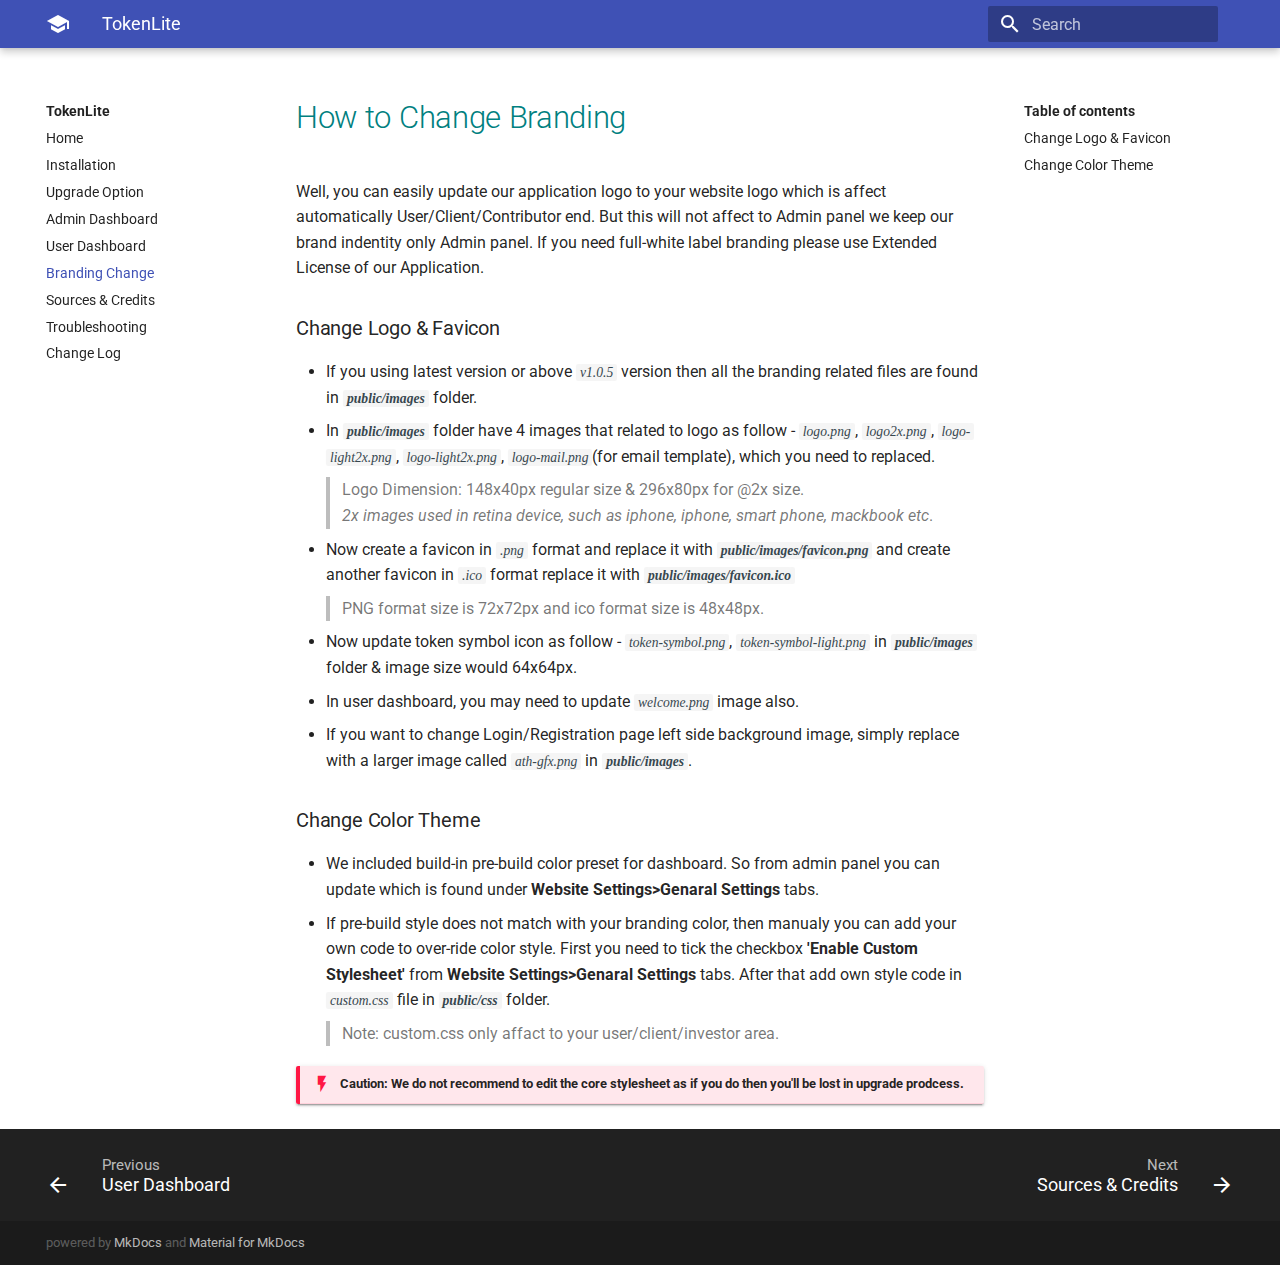
<file: documentation/branding.html>
<!doctype html>
<html lang="en" class="no-js">
  <head>
    
      <meta charset="utf-8">
      <meta name="viewport" content="width=device-width,initial-scale=1">
      <meta http-equiv="x-ua-compatible" content="ie=edge">
      
      
      
      
        <meta name="lang:clipboard.copy" content="Copy to clipboard">
      
        <meta name="lang:clipboard.copied" content="Copied to clipboard">
      
        <meta name="lang:search.language" content="en">
      
        <meta name="lang:search.pipeline.stopwords" content="True">
      
        <meta name="lang:search.pipeline.trimmer" content="True">
      
        <meta name="lang:search.result.none" content="No matching documents">
      
        <meta name="lang:search.result.one" content="1 matching document">
      
        <meta name="lang:search.result.other" content="# matching documents">
      
        <meta name="lang:search.tokenizer" content="[\s\-]+">
      
      <link rel="shortcut icon" href="assets/images/favicon.png">
      <meta name="generator" content="mkdocs-1.0.4, mkdocs-material-4.4.0">
    
    
      
        <title>Branding Change - TokenLite</title>
      
    
    
      <link rel="stylesheet" href="assets/stylesheets/application.0284f74d.css">
      
      
    
    
      <script src="assets/javascripts/modernizr.74668098.js"></script>
    
    
      
        <link href="https://fonts.gstatic.com" rel="preconnect" crossorigin>
        <link rel="stylesheet" href="https://fonts.googleapis.com/css?family=Roboto:300,400,400i,700|Roboto+Mono&display=fallback">
        <style>body,input{font-family:"Roboto","Helvetica Neue",Helvetica,Arial,sans-serif}code,kbd,pre{font-family:"Roboto Mono","Courier New",Courier,monospace}</style>
      
    
    <link rel="stylesheet" href="assets/fonts/material-icons.css">
    
    
      <link rel="stylesheet" href="css/custom.css">
    
    
      
    
    
  </head>
  
    <body dir="ltr">
  
    <svg class="md-svg">
      <defs>
        
        
      </defs>
    </svg>
    <input class="md-toggle" data-md-toggle="drawer" type="checkbox" id="__drawer" autocomplete="off">
    <input class="md-toggle" data-md-toggle="search" type="checkbox" id="__search" autocomplete="off">
    <label class="md-overlay" data-md-component="overlay" for="__drawer"></label>
    
      <a href="#how-to-change-branding" tabindex="1" class="md-skip">
        Skip to content
      </a>
    
    
      <header class="md-header" data-md-component="header">
  <nav class="md-header-nav md-grid">
    <div class="md-flex">
      <div class="md-flex__cell md-flex__cell--shrink">
        <a href="index.html" title="TokenLite" class="md-header-nav__button md-logo">
          
            <i class="md-icon"></i>
          
        </a>
      </div>
      <div class="md-flex__cell md-flex__cell--shrink">
        <label class="md-icon md-icon--menu md-header-nav__button" for="__drawer"></label>
      </div>
      <div class="md-flex__cell md-flex__cell--stretch">
        <div class="md-flex__ellipsis md-header-nav__title" data-md-component="title">
          
            <span class="md-header-nav__topic">
              TokenLite
            </span>
            <span class="md-header-nav__topic">
              
                Branding Change
              
            </span>
          
        </div>
      </div>
      <div class="md-flex__cell md-flex__cell--shrink">
        
          <label class="md-icon md-icon--search md-header-nav__button" for="__search"></label>
          
<div class="md-search" data-md-component="search" role="dialog">
  <label class="md-search__overlay" for="__search"></label>
  <div class="md-search__inner" role="search">
    <form class="md-search__form" name="search">
      <input type="text" class="md-search__input" name="query" placeholder="Search" autocapitalize="off" autocorrect="off" autocomplete="off" spellcheck="false" data-md-component="query" data-md-state="active">
      <label class="md-icon md-search__icon" for="__search"></label>
      <button type="reset" class="md-icon md-search__icon" data-md-component="reset" tabindex="-1">
        &#xE5CD;
      </button>
    </form>
    <div class="md-search__output">
      <div class="md-search__scrollwrap" data-md-scrollfix>
        <div class="md-search-result" data-md-component="result">
          <div class="md-search-result__meta">
            Type to start searching
          </div>
          <ol class="md-search-result__list"></ol>
        </div>
      </div>
    </div>
  </div>
</div>
        
      </div>
      
    </div>
  </nav>
</header>
    
    <div class="md-container">
      
        
      
      
      <main class="md-main">
        <div class="md-main__inner md-grid" data-md-component="container">
          
            
              <div class="md-sidebar md-sidebar--primary" data-md-component="navigation">
                <div class="md-sidebar__scrollwrap">
                  <div class="md-sidebar__inner">
                    <nav class="md-nav md-nav--primary" data-md-level="0">
  <label class="md-nav__title md-nav__title--site" for="__drawer">
    <a href="index.html" title="TokenLite" class="md-nav__button md-logo">
      
        <i class="md-icon"></i>
      
    </a>
    TokenLite
  </label>
  
  <ul class="md-nav__list" data-md-scrollfix>
    
      
      
      


  <li class="md-nav__item">
    <a href="index.html" title="Home" class="md-nav__link">
      Home
    </a>
  </li>

    
      
      
      


  <li class="md-nav__item">
    <a href="installation.html" title="Installation" class="md-nav__link">
      Installation
    </a>
  </li>

    
      
      
      


  <li class="md-nav__item">
    <a href="upgrade.html" title="Upgrade Option" class="md-nav__link">
      Upgrade Option
    </a>
  </li>

    
      
      
      


  <li class="md-nav__item">
    <a href="admin.html" title="Admin Dashboard" class="md-nav__link">
      Admin Dashboard
    </a>
  </li>

    
      
      
      


  <li class="md-nav__item">
    <a href="user.html" title="User Dashboard" class="md-nav__link">
      User Dashboard
    </a>
  </li>

    
      
      
      

  


  <li class="md-nav__item md-nav__item--active">
    
    <input class="md-toggle md-nav__toggle" data-md-toggle="toc" type="checkbox" id="__toc">
    
      
    
    
      <label class="md-nav__link md-nav__link--active" for="__toc">
        Branding Change
      </label>
    
    <a href="branding.html" title="Branding Change" class="md-nav__link md-nav__link--active">
      Branding Change
    </a>
    
      
<nav class="md-nav md-nav--secondary">
  
  
    
  
  
    <label class="md-nav__title" for="__toc">Table of contents</label>
    <ul class="md-nav__list" data-md-scrollfix>
      
        <li class="md-nav__item">
  <a href="#change-logo-favicon" title="Change Logo &amp; Favicon" class="md-nav__link">
    Change Logo &amp; Favicon
  </a>
  
</li>
      
        <li class="md-nav__item">
  <a href="#change-color-theme" title="Change Color Theme" class="md-nav__link">
    Change Color Theme
  </a>
  
</li>
      
      
      
      
      
    </ul>
  
</nav>
    
  </li>

    
      
      
      


  <li class="md-nav__item">
    <a href="credit.html" title="Sources & Credits" class="md-nav__link">
      Sources & Credits
    </a>
  </li>

    
      
      
      


  <li class="md-nav__item">
    <a href="troubleshooting.html" title="Troubleshooting" class="md-nav__link">
      Troubleshooting
    </a>
  </li>

    
      
      
      


  <li class="md-nav__item">
    <a href="change-log.html" title="Change Log" class="md-nav__link">
      Change Log
    </a>
  </li>

    
  </ul>
</nav>
                  </div>
                </div>
              </div>
            
            
              <div class="md-sidebar md-sidebar--secondary" data-md-component="toc">
                <div class="md-sidebar__scrollwrap">
                  <div class="md-sidebar__inner">
                    
<nav class="md-nav md-nav--secondary">
  
  
    
  
  
    <label class="md-nav__title" for="__toc">Table of contents</label>
    <ul class="md-nav__list" data-md-scrollfix>
      
        <li class="md-nav__item">
  <a href="#change-logo-favicon" title="Change Logo &amp; Favicon" class="md-nav__link">
    Change Logo &amp; Favicon
  </a>
  
</li>
      
        <li class="md-nav__item">
  <a href="#change-color-theme" title="Change Color Theme" class="md-nav__link">
    Change Color Theme
  </a>
  
</li>
      
      
      
      
      
    </ul>
  
</nav>
                  </div>
                </div>
              </div>
            
          
          <div class="md-content">
            <article class="md-content__inner md-typeset">
              
                
                
                <h1 id="how-to-change-branding">How to Change Branding</h1>
<p>Well, you can easily update our application logo to your website logo which is affect automatically User/Client/Contributor end. But this will not affect to  Admin panel we keep our brand indentity only Admin panel. If you need full-white label branding please use Extended License of our Application.</p>
<h3 id="change-logo-favicon">Change Logo &amp; Favicon</h3>
<ul>
<li>If you using latest version or above <code>v1.0.5</code> version then all the branding related files are found in <strong><code>public/images</code></strong> folder. </li>
<li>
<p>In <strong><code>public/images</code></strong> folder have 4 images that related to logo as follow - <code>logo.png</code>, <code>logo2x.png</code>, <code>logo-light2x.png</code>, <code>logo-light2x.png</code>, <code>logo-mail.png</code>(for email template), which you need to replaced.  </p>
<blockquote>
<p>Logo Dimension: 148x40px regular size &amp; 296x80px for @2x size. <br />
<em>2x images used in retina device, such as iphone, iphone, smart phone, mackbook etc</em>.</p>
</blockquote>
</li>
<li>
<p>Now create a favicon in <code>.png</code> format and replace it with <strong><code>public/images/favicon.png</code></strong> and create another favicon in <code>.ico</code> format replace it with <strong><code>public/images/favicon.ico</code></strong></p>
<blockquote>
<p>PNG format size is 72x72px and ico format size is 48x48px.</p>
</blockquote>
</li>
<li>
<p>Now update token symbol icon as follow - <code>token-symbol.png</code>, <code>token-symbol-light.png</code> in <strong><code>public/images</code></strong> folder &amp; image size would 64x64px.</p>
</li>
<li>
<p>In user dashboard, you may need to update <code>welcome.png</code> image also. </p>
</li>
<li>
<p>If you want to change Login/Registration page left side background image, simply replace with a larger image called <code>ath-gfx.png</code> in <strong><code>public/images</code></strong>. </p>
</li>
</ul>
<h3 id="change-color-theme">Change Color Theme</h3>
<ul>
<li>We included build-in pre-build color preset for dashboard. So from admin panel you can update which is found under <strong>Website Settings&gt;Genaral Settings</strong> tabs. </li>
<li>
<p>If pre-build style does not match with your branding color, then manualy you can add your own code to over-ride color style. First you need to tick the checkbox <strong>'Enable Custom Stylesheet'</strong> from <strong>Website Settings&gt;Genaral Settings</strong> tabs. After that add own style code in <code>custom.css</code> file in <strong><code>public/css</code></strong> folder. </p>
<blockquote>
<p>Note: custom.css only affact to your user/client/investor area.  </p>
</blockquote>
</li>
</ul>
<div class="admonition danger">
    <p class="admonition-title">Caution: We do not recommend to edit the core stylesheet as if you do then you'll be lost in upgrade prodcess.</p>
</div>
                
                  
                
              
              
                


              
            </article>
          </div>
        </div>
      </main>
      
        
<footer class="md-footer">
  
    <div class="md-footer-nav">
      <nav class="md-footer-nav__inner md-grid">
        
          <a href="user.html" title="User Dashboard" class="md-flex md-footer-nav__link md-footer-nav__link--prev" rel="prev">
            <div class="md-flex__cell md-flex__cell--shrink">
              <i class="md-icon md-icon--arrow-back md-footer-nav__button"></i>
            </div>
            <div class="md-flex__cell md-flex__cell--stretch md-footer-nav__title">
              <span class="md-flex__ellipsis">
                <span class="md-footer-nav__direction">
                  Previous
                </span>
                User Dashboard
              </span>
            </div>
          </a>
        
        
          <a href="credit.html" title="Sources & Credits" class="md-flex md-footer-nav__link md-footer-nav__link--next" rel="next">
            <div class="md-flex__cell md-flex__cell--stretch md-footer-nav__title">
              <span class="md-flex__ellipsis">
                <span class="md-footer-nav__direction">
                  Next
                </span>
                Sources & Credits
              </span>
            </div>
            <div class="md-flex__cell md-flex__cell--shrink">
              <i class="md-icon md-icon--arrow-forward md-footer-nav__button"></i>
            </div>
          </a>
        
      </nav>
    </div>
  
  <div class="md-footer-meta md-typeset">
    <div class="md-footer-meta__inner md-grid">
      <div class="md-footer-copyright">
        
        powered by
        <a href="https://www.mkdocs.org">MkDocs</a>
        and
        <a href="https://squidfunk.github.io/mkdocs-material/">
          Material for MkDocs</a>
      </div>
      
    </div>
  </div>
</footer>
      
    </div>
    
      <script src="assets/javascripts/application.245445c6.js"></script>
      
      <script>app.initialize({version:"1.0.4",url:{base:"."}})</script>
      
    
  </body>
</html>
</file>
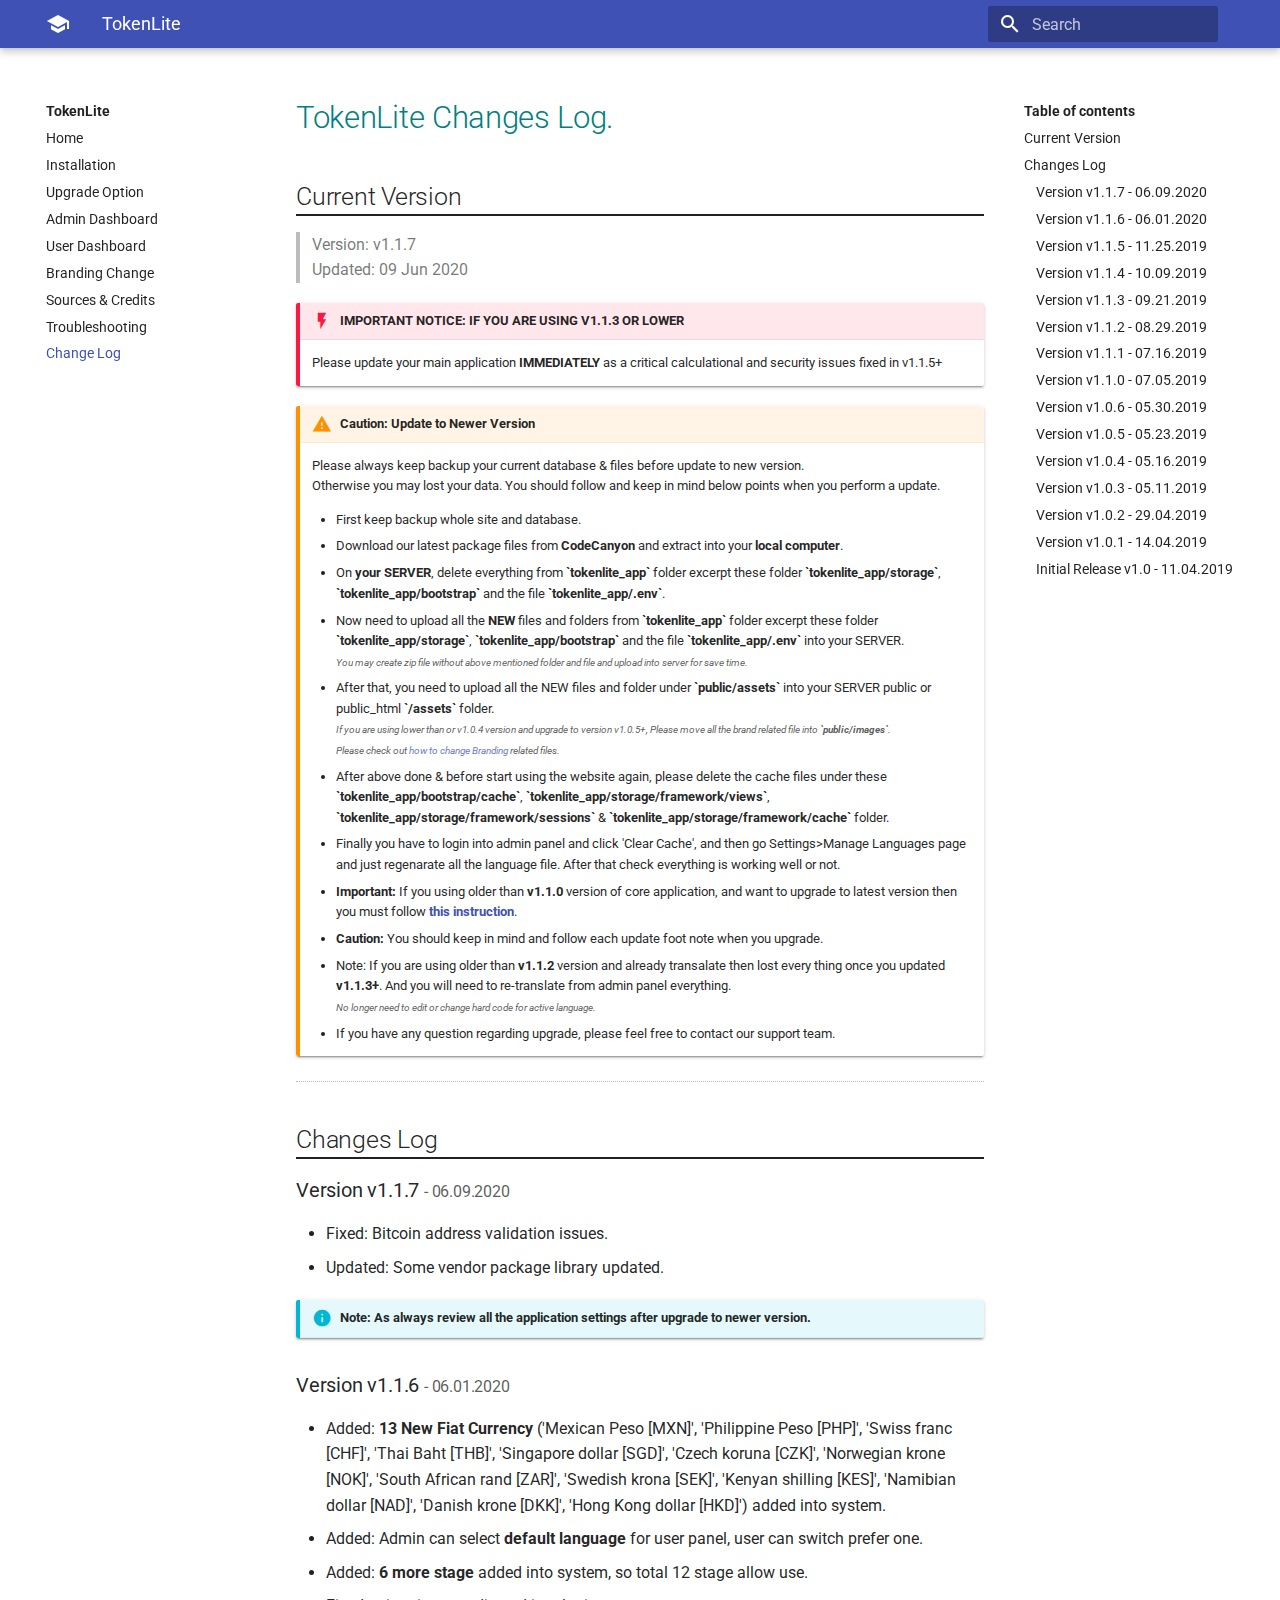
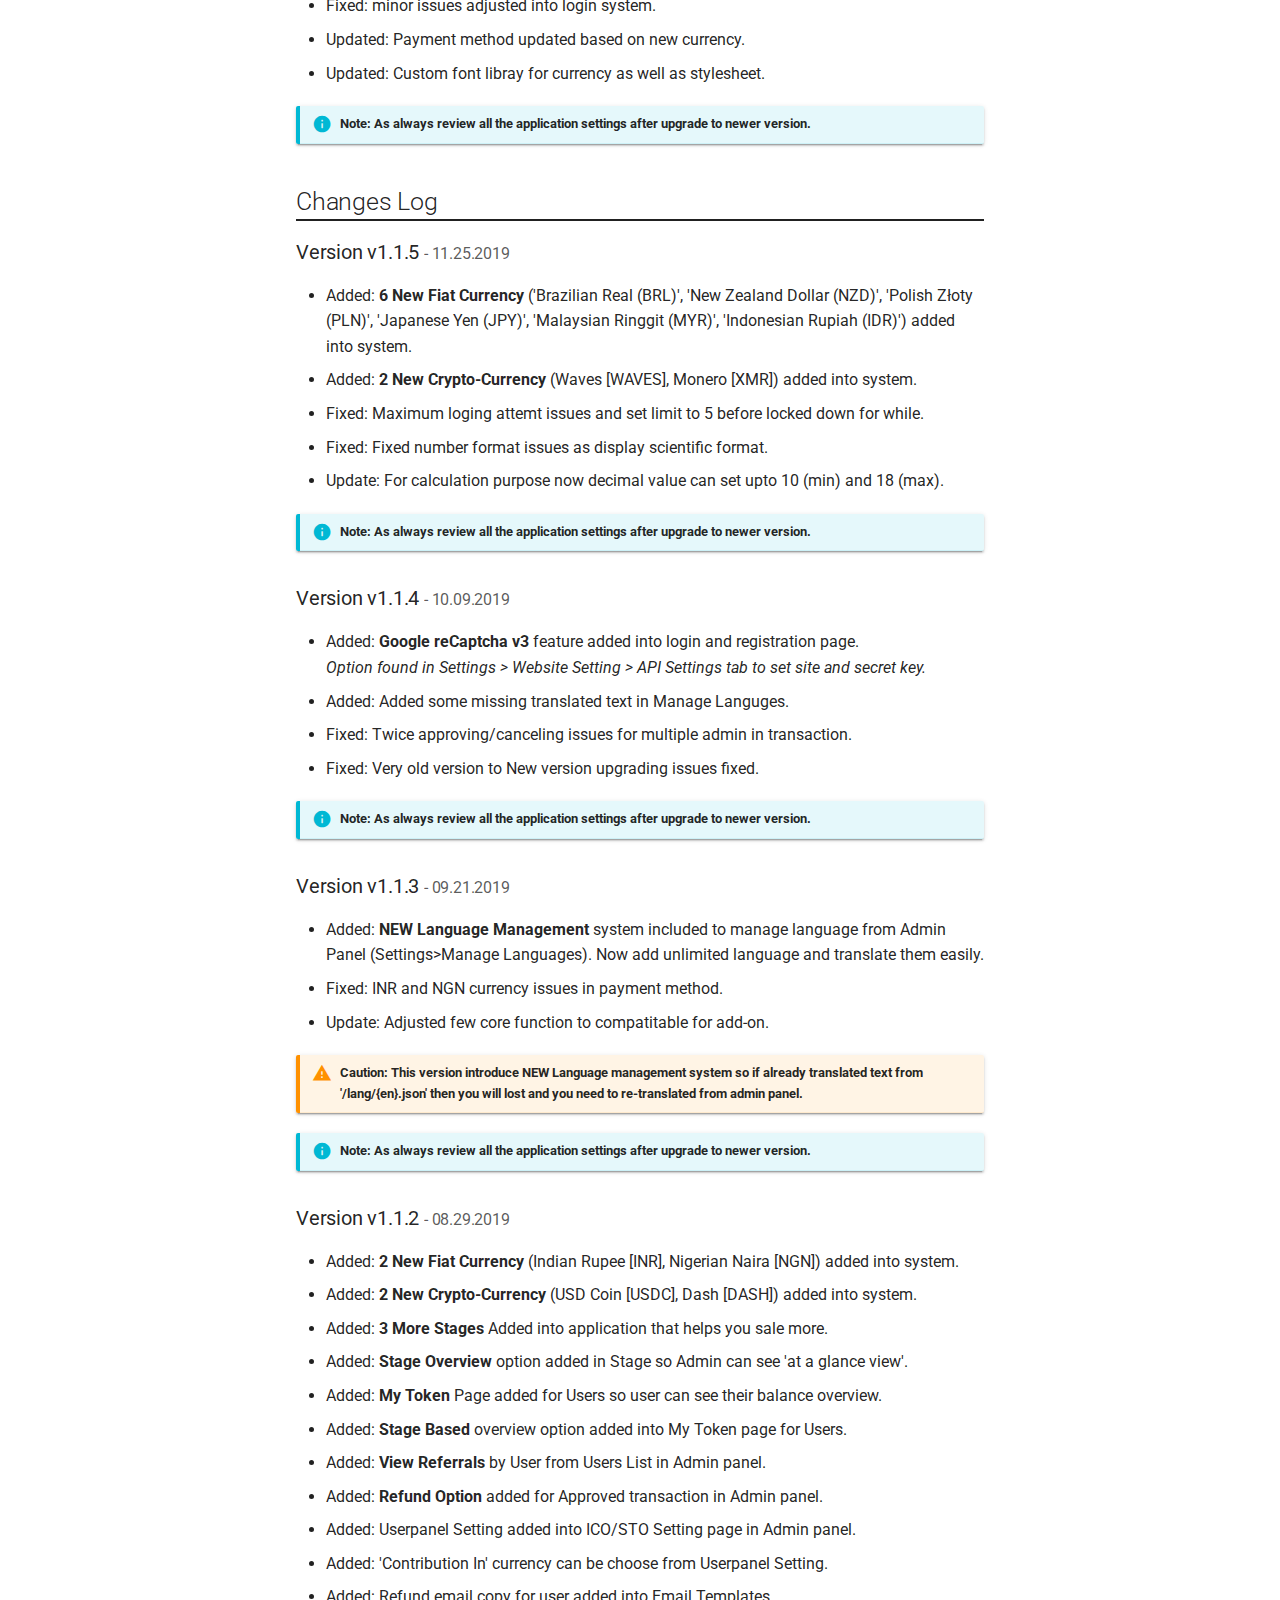
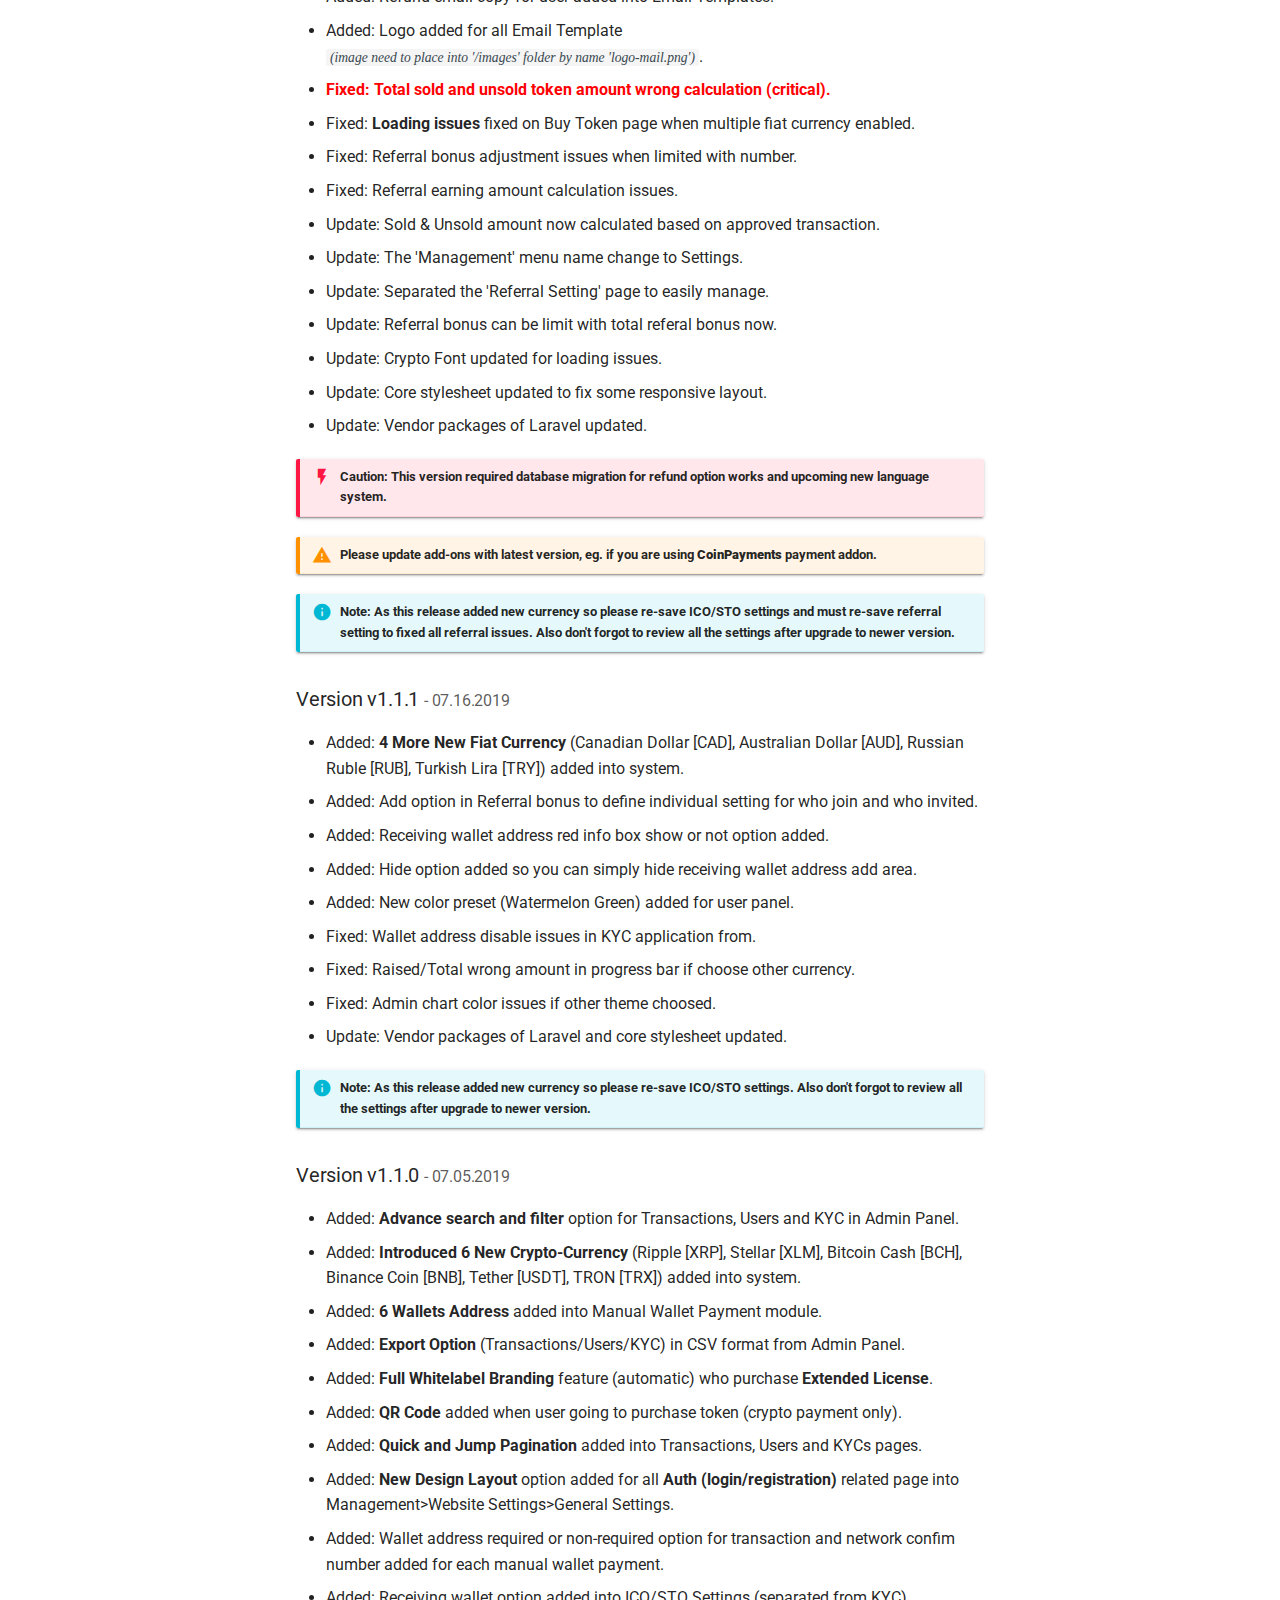
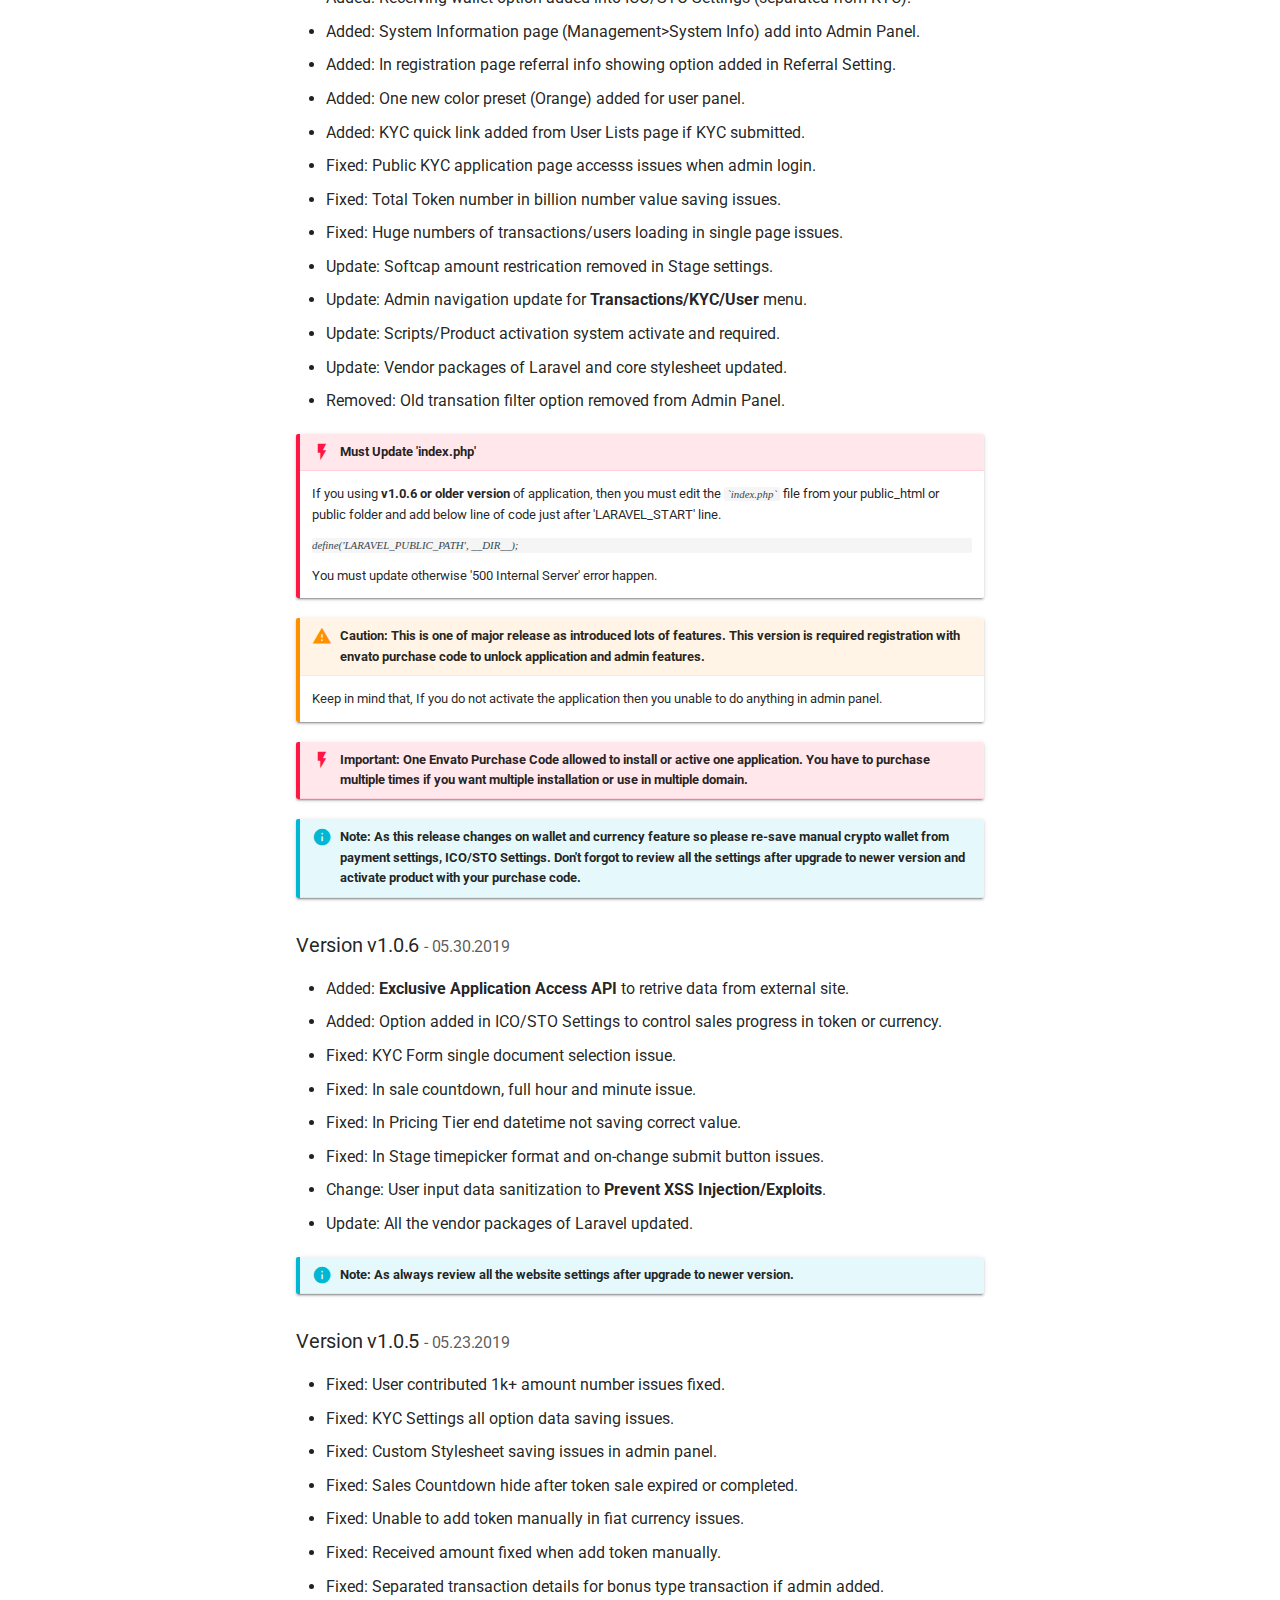
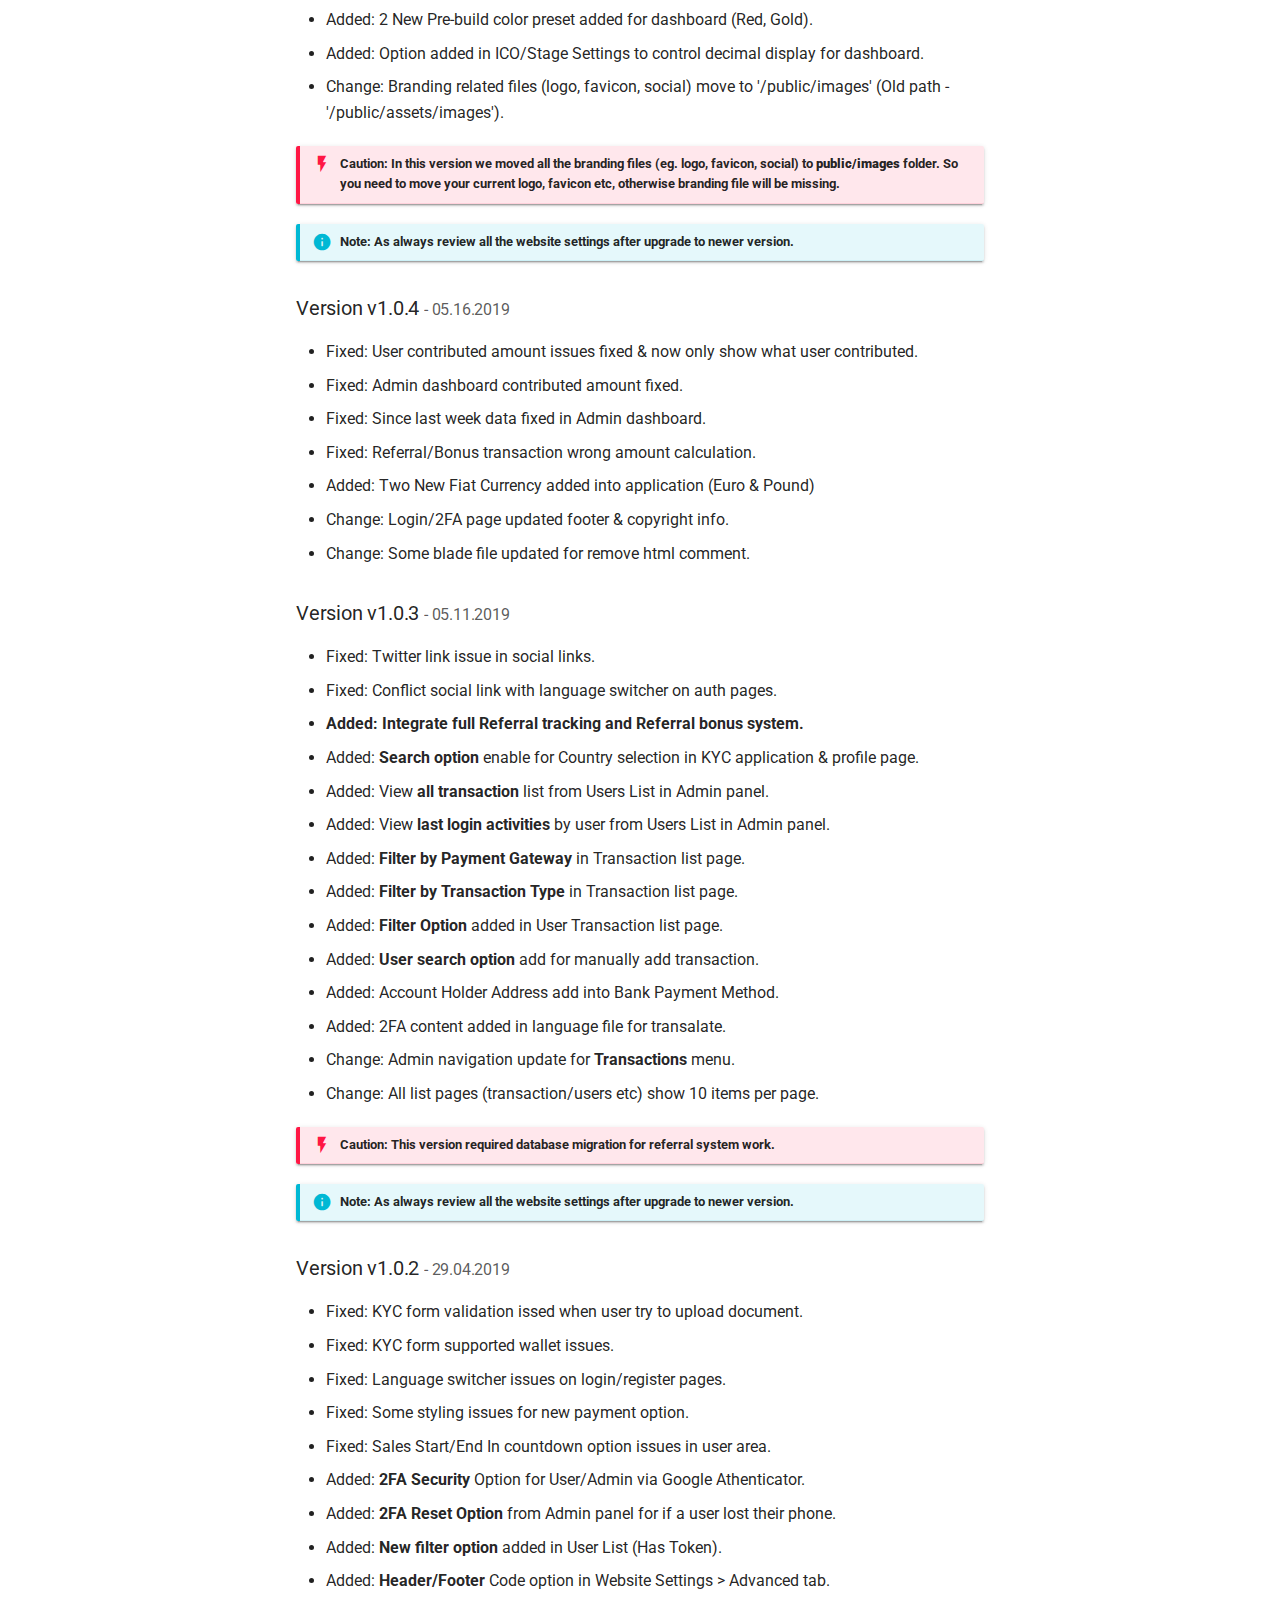
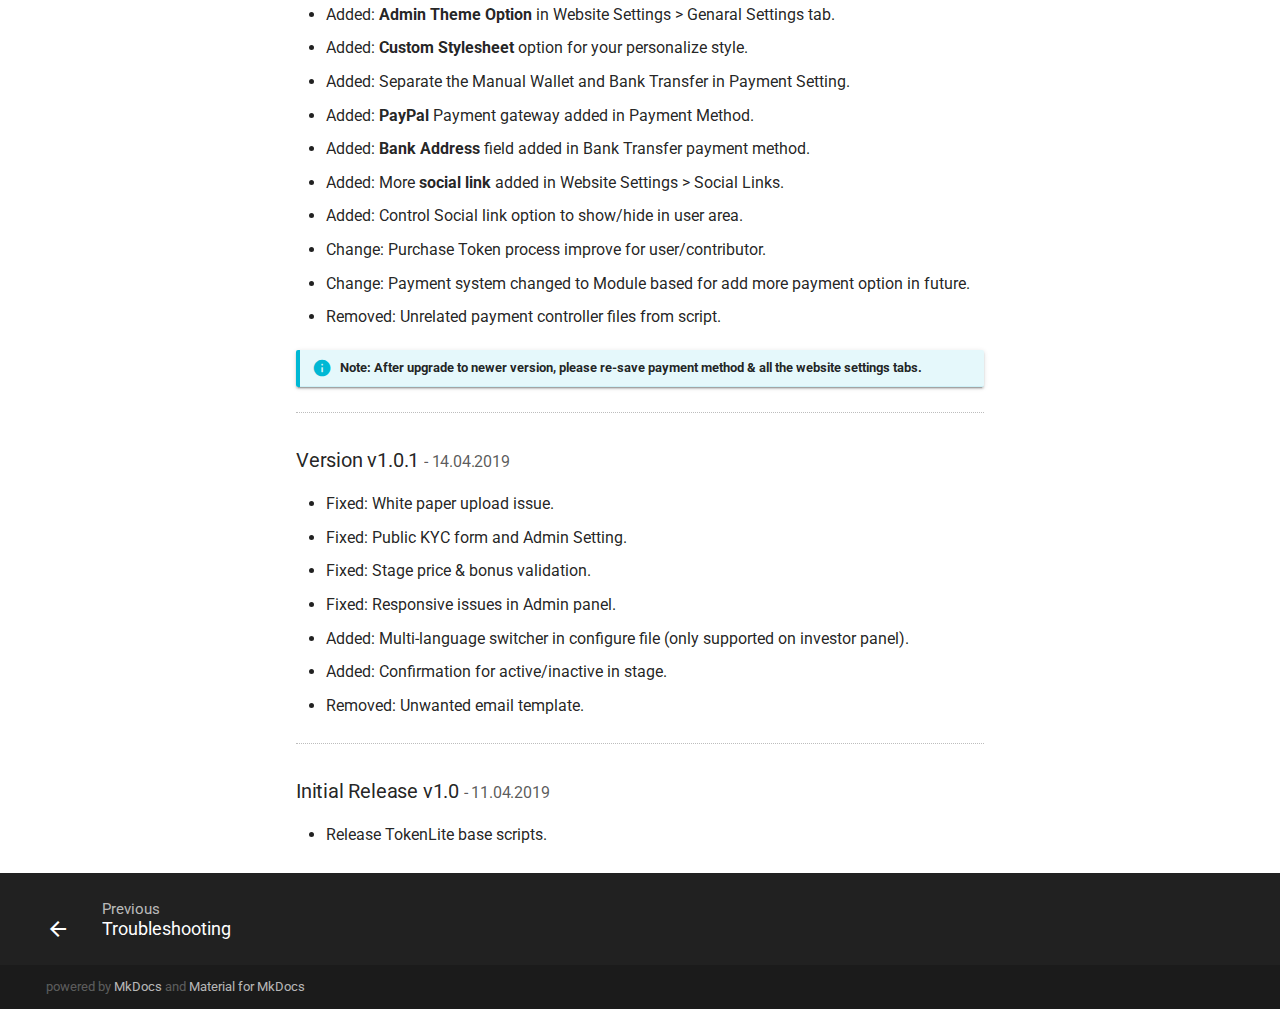
<file: documentation/change-log.html>
<!doctype html>
<html lang="en" class="no-js">
  <head>
    
      <meta charset="utf-8">
      <meta name="viewport" content="width=device-width,initial-scale=1">
      <meta http-equiv="x-ua-compatible" content="ie=edge">
      
      
      
      
        <meta name="lang:clipboard.copy" content="Copy to clipboard">
      
        <meta name="lang:clipboard.copied" content="Copied to clipboard">
      
        <meta name="lang:search.language" content="en">
      
        <meta name="lang:search.pipeline.stopwords" content="True">
      
        <meta name="lang:search.pipeline.trimmer" content="True">
      
        <meta name="lang:search.result.none" content="No matching documents">
      
        <meta name="lang:search.result.one" content="1 matching document">
      
        <meta name="lang:search.result.other" content="# matching documents">
      
        <meta name="lang:search.tokenizer" content="[\s\-]+">
      
      <link rel="shortcut icon" href="assets/images/favicon.png">
      <meta name="generator" content="mkdocs-1.0.4, mkdocs-material-4.4.0">
    
    
      
        <title>Change Log - TokenLite</title>
      
    
    
      <link rel="stylesheet" href="assets/stylesheets/application.0284f74d.css">
      
      
    
    
      <script src="assets/javascripts/modernizr.74668098.js"></script>
    
    
      
        <link href="https://fonts.gstatic.com" rel="preconnect" crossorigin>
        <link rel="stylesheet" href="https://fonts.googleapis.com/css?family=Roboto:300,400,400i,700|Roboto+Mono&display=fallback">
        <style>body,input{font-family:"Roboto","Helvetica Neue",Helvetica,Arial,sans-serif}code,kbd,pre{font-family:"Roboto Mono","Courier New",Courier,monospace}</style>
      
    
    <link rel="stylesheet" href="assets/fonts/material-icons.css">
    
    
      <link rel="stylesheet" href="css/custom.css">
    
    
      
    
    
  </head>
  
    <body dir="ltr">
  
    <svg class="md-svg">
      <defs>
        
        
      </defs>
    </svg>
    <input class="md-toggle" data-md-toggle="drawer" type="checkbox" id="__drawer" autocomplete="off">
    <input class="md-toggle" data-md-toggle="search" type="checkbox" id="__search" autocomplete="off">
    <label class="md-overlay" data-md-component="overlay" for="__drawer"></label>
    
      <a href="#tokenlite-changes-log" tabindex="1" class="md-skip">
        Skip to content
      </a>
    
    
      <header class="md-header" data-md-component="header">
  <nav class="md-header-nav md-grid">
    <div class="md-flex">
      <div class="md-flex__cell md-flex__cell--shrink">
        <a href="index.html" title="TokenLite" class="md-header-nav__button md-logo">
          
            <i class="md-icon"></i>
          
        </a>
      </div>
      <div class="md-flex__cell md-flex__cell--shrink">
        <label class="md-icon md-icon--menu md-header-nav__button" for="__drawer"></label>
      </div>
      <div class="md-flex__cell md-flex__cell--stretch">
        <div class="md-flex__ellipsis md-header-nav__title" data-md-component="title">
          
            <span class="md-header-nav__topic">
              TokenLite
            </span>
            <span class="md-header-nav__topic">
              
                Change Log
              
            </span>
          
        </div>
      </div>
      <div class="md-flex__cell md-flex__cell--shrink">
        
          <label class="md-icon md-icon--search md-header-nav__button" for="__search"></label>
          
<div class="md-search" data-md-component="search" role="dialog">
  <label class="md-search__overlay" for="__search"></label>
  <div class="md-search__inner" role="search">
    <form class="md-search__form" name="search">
      <input type="text" class="md-search__input" name="query" placeholder="Search" autocapitalize="off" autocorrect="off" autocomplete="off" spellcheck="false" data-md-component="query" data-md-state="active">
      <label class="md-icon md-search__icon" for="__search"></label>
      <button type="reset" class="md-icon md-search__icon" data-md-component="reset" tabindex="-1">
        &#xE5CD;
      </button>
    </form>
    <div class="md-search__output">
      <div class="md-search__scrollwrap" data-md-scrollfix>
        <div class="md-search-result" data-md-component="result">
          <div class="md-search-result__meta">
            Type to start searching
          </div>
          <ol class="md-search-result__list"></ol>
        </div>
      </div>
    </div>
  </div>
</div>
        
      </div>
      
    </div>
  </nav>
</header>
    
    <div class="md-container">
      
        
      
      
      <main class="md-main">
        <div class="md-main__inner md-grid" data-md-component="container">
          
            
              <div class="md-sidebar md-sidebar--primary" data-md-component="navigation">
                <div class="md-sidebar__scrollwrap">
                  <div class="md-sidebar__inner">
                    <nav class="md-nav md-nav--primary" data-md-level="0">
  <label class="md-nav__title md-nav__title--site" for="__drawer">
    <a href="index.html" title="TokenLite" class="md-nav__button md-logo">
      
        <i class="md-icon"></i>
      
    </a>
    TokenLite
  </label>
  
  <ul class="md-nav__list" data-md-scrollfix>
    
      
      
      


  <li class="md-nav__item">
    <a href="index.html" title="Home" class="md-nav__link">
      Home
    </a>
  </li>

    
      
      
      


  <li class="md-nav__item">
    <a href="installation.html" title="Installation" class="md-nav__link">
      Installation
    </a>
  </li>

    
      
      
      


  <li class="md-nav__item">
    <a href="upgrade.html" title="Upgrade Option" class="md-nav__link">
      Upgrade Option
    </a>
  </li>

    
      
      
      


  <li class="md-nav__item">
    <a href="admin.html" title="Admin Dashboard" class="md-nav__link">
      Admin Dashboard
    </a>
  </li>

    
      
      
      


  <li class="md-nav__item">
    <a href="user.html" title="User Dashboard" class="md-nav__link">
      User Dashboard
    </a>
  </li>

    
      
      
      


  <li class="md-nav__item">
    <a href="branding.html" title="Branding Change" class="md-nav__link">
      Branding Change
    </a>
  </li>

    
      
      
      


  <li class="md-nav__item">
    <a href="credit.html" title="Sources & Credits" class="md-nav__link">
      Sources & Credits
    </a>
  </li>

    
      
      
      


  <li class="md-nav__item">
    <a href="troubleshooting.html" title="Troubleshooting" class="md-nav__link">
      Troubleshooting
    </a>
  </li>

    
      
      
      

  


  <li class="md-nav__item md-nav__item--active">
    
    <input class="md-toggle md-nav__toggle" data-md-toggle="toc" type="checkbox" id="__toc">
    
      
    
    
      <label class="md-nav__link md-nav__link--active" for="__toc">
        Change Log
      </label>
    
    <a href="change-log.html" title="Change Log" class="md-nav__link md-nav__link--active">
      Change Log
    </a>
    
      
<nav class="md-nav md-nav--secondary">
  
  
    
  
  
    <label class="md-nav__title" for="__toc">Table of contents</label>
    <ul class="md-nav__list" data-md-scrollfix>
      
        <li class="md-nav__item">
  <a href="#current-version" title="Current Version" class="md-nav__link">
    Current Version
  </a>
  
</li>
      
        <li class="md-nav__item">
  <a href="#changes-log" title="Changes Log" class="md-nav__link">
    Changes Log
  </a>
  
    <nav class="md-nav">
      <ul class="md-nav__list">
        
          <li class="md-nav__item">
  <a href="#version-v117-06092020" title="Version v1.1.7 - 06.09.2020" class="md-nav__link">
    Version v1.1.7 - 06.09.2020
  </a>
  
</li>  

        <li class="md-nav__item">
  <a href="#version-v116-06012020" title="Version v1.1.6 - 06.01.2020" class="md-nav__link">
    Version v1.1.6 - 06.01.2020
  </a>
  
</li>        
          <li class="md-nav__item">
  <a href="#version-v115-11252019" title="Version v1.1.5 - 11.25.2019" class="md-nav__link">
    Version v1.1.5 - 11.25.2019
  </a>
  
</li>
        
          <li class="md-nav__item">
  <a href="#version-v114-10092019" title="Version v1.1.4 - 10.09.2019" class="md-nav__link">
    Version v1.1.4 - 10.09.2019
  </a>
  
</li>
        
          <li class="md-nav__item">
  <a href="#version-v113-09212019" title="Version v1.1.3 - 09.21.2019" class="md-nav__link">
    Version v1.1.3 - 09.21.2019
  </a>
  
</li>
        
          <li class="md-nav__item">
  <a href="#version-v112-08292019" title="Version v1.1.2 - 08.29.2019" class="md-nav__link">
    Version v1.1.2 - 08.29.2019
  </a>
  
</li>
        
          <li class="md-nav__item">
  <a href="#version-v111-07162019" title="Version v1.1.1 - 07.16.2019" class="md-nav__link">
    Version v1.1.1 - 07.16.2019
  </a>
  
</li>
        
          <li class="md-nav__item">
  <a href="#version-v110-07052019" title="Version v1.1.0 - 07.05.2019" class="md-nav__link">
    Version v1.1.0 - 07.05.2019
  </a>
  
</li>
        
          <li class="md-nav__item">
  <a href="#version-v106-05302019" title="Version v1.0.6 - 05.30.2019" class="md-nav__link">
    Version v1.0.6 - 05.30.2019
  </a>
  
</li>
        
          <li class="md-nav__item">
  <a href="#version-v105-05232019" title="Version v1.0.5 - 05.23.2019" class="md-nav__link">
    Version v1.0.5 - 05.23.2019
  </a>
  
</li>
        
          <li class="md-nav__item">
  <a href="#version-v104-05162019" title="Version v1.0.4 - 05.16.2019" class="md-nav__link">
    Version v1.0.4 - 05.16.2019
  </a>
  
</li>
        
          <li class="md-nav__item">
  <a href="#version-v103-05112019" title="Version v1.0.3 - 05.11.2019" class="md-nav__link">
    Version v1.0.3 - 05.11.2019
  </a>
  
</li>
        
          <li class="md-nav__item">
  <a href="#version-v102-29042019" title="Version v1.0.2 - 29.04.2019" class="md-nav__link">
    Version v1.0.2 - 29.04.2019
  </a>
  
</li>
        
          <li class="md-nav__item">
  <a href="#version-v101-14042019" title="Version v1.0.1 - 14.04.2019" class="md-nav__link">
    Version v1.0.1 - 14.04.2019
  </a>
  
</li>
        
          <li class="md-nav__item">
  <a href="#initial-release-v10-11042019" title="Initial Release v1.0 - 11.04.2019" class="md-nav__link">
    Initial Release v1.0 - 11.04.2019
  </a>
  
</li>
        
      </ul>
    </nav>
  
</li>
      
      
      
      
      
    </ul>
  
</nav>
    
  </li>

    
  </ul>
</nav>
                  </div>
                </div>
              </div>
            
            
              <div class="md-sidebar md-sidebar--secondary" data-md-component="toc">
                <div class="md-sidebar__scrollwrap">
                  <div class="md-sidebar__inner">
                    
<nav class="md-nav md-nav--secondary">
  
  
    
  
  
    <label class="md-nav__title" for="__toc">Table of contents</label>
    <ul class="md-nav__list" data-md-scrollfix>
      
        <li class="md-nav__item">
  <a href="#current-version" title="Current Version" class="md-nav__link">
    Current Version
  </a>
  
</li>
      
        <li class="md-nav__item">
  <a href="#changes-log" title="Changes Log" class="md-nav__link">
    Changes Log
  </a>
  
    <nav class="md-nav">
      <ul class="md-nav__list">
        
          <li class="md-nav__item">
  <a href="#version-v117-06092020" title="Version v1.1.7 - 06.09.2020" class="md-nav__link">
    Version v1.1.7 - 06.09.2020
  </a>
  
</li>
          <li class="md-nav__item">
  <a href="#version-v116-06012020" title="Version v1.1.6 - 06.01.2020" class="md-nav__link">
    Version v1.1.6 - 06.01.2020
  </a>
  
</li>
        <li class="md-nav__item">
  <a href="#version-v115-11252019" title="Version v1.1.5 - 11.25.2019" class="md-nav__link">
    Version v1.1.5 - 11.25.2019
  </a>
  
</li>
        
          <li class="md-nav__item">
  <a href="#version-v114-10092019" title="Version v1.1.4 - 10.09.2019" class="md-nav__link">
    Version v1.1.4 - 10.09.2019
  </a>
  
</li>
        
          <li class="md-nav__item">
  <a href="#version-v113-09212019" title="Version v1.1.3 - 09.21.2019" class="md-nav__link">
    Version v1.1.3 - 09.21.2019
  </a>
  
</li>
        
          <li class="md-nav__item">
  <a href="#version-v112-08292019" title="Version v1.1.2 - 08.29.2019" class="md-nav__link">
    Version v1.1.2 - 08.29.2019
  </a>
  
</li>
        
          <li class="md-nav__item">
  <a href="#version-v111-07162019" title="Version v1.1.1 - 07.16.2019" class="md-nav__link">
    Version v1.1.1 - 07.16.2019
  </a>
  
</li>
        
          <li class="md-nav__item">
  <a href="#version-v110-07052019" title="Version v1.1.0 - 07.05.2019" class="md-nav__link">
    Version v1.1.0 - 07.05.2019
  </a>
  
</li>
        
          <li class="md-nav__item">
  <a href="#version-v106-05302019" title="Version v1.0.6 - 05.30.2019" class="md-nav__link">
    Version v1.0.6 - 05.30.2019
  </a>
  
</li>
        
          <li class="md-nav__item">
  <a href="#version-v105-05232019" title="Version v1.0.5 - 05.23.2019" class="md-nav__link">
    Version v1.0.5 - 05.23.2019
  </a>
  
</li>
        
          <li class="md-nav__item">
  <a href="#version-v104-05162019" title="Version v1.0.4 - 05.16.2019" class="md-nav__link">
    Version v1.0.4 - 05.16.2019
  </a>
  
</li>
        
          <li class="md-nav__item">
  <a href="#version-v103-05112019" title="Version v1.0.3 - 05.11.2019" class="md-nav__link">
    Version v1.0.3 - 05.11.2019
  </a>
  
</li>
        
          <li class="md-nav__item">
  <a href="#version-v102-29042019" title="Version v1.0.2 - 29.04.2019" class="md-nav__link">
    Version v1.0.2 - 29.04.2019
  </a>
  
</li>
        
          <li class="md-nav__item">
  <a href="#version-v101-14042019" title="Version v1.0.1 - 14.04.2019" class="md-nav__link">
    Version v1.0.1 - 14.04.2019
  </a>
  
</li>
        
          <li class="md-nav__item">
  <a href="#initial-release-v10-11042019" title="Initial Release v1.0 - 11.04.2019" class="md-nav__link">
    Initial Release v1.0 - 11.04.2019
  </a>
  
</li>
        
      </ul>
    </nav>
  
</li>
      
      
      
      
      
    </ul>
  
</nav>
                  </div>
                </div>
              </div>
            
          
          <div class="md-content">
            <article class="md-content__inner md-typeset">
              
                
                
                <h1 id="tokenlite-changes-log">TokenLite Changes Log.</h1>
<h2 id="current-version">Current Version</h2>
<blockquote>
<p>Version: v1.1.7 <br> Updated: 09 Jun 2020  </p>
</blockquote>
<div class="admonition danger">
    <p class="admonition-title">IMPORTANT NOTICE: IF YOU ARE USING V1.1.3 OR LOWER<p>
    <p>Please update your main application <strong>IMMEDIATELY</strong> as a critical calculational and security issues fixed in v1.1.5+</p>
</div>

<div class="admonition warning">
    <p class="admonition-title">Caution: Update to Newer Version</p>
    <p>Please always keep backup your current database &amp; files before update to new version.
    <br>Otherwise you may lost your data. You should follow and keep in mind below points when you perform a update.</p>
    <ul>
        <li>First keep backup whole site and database.</li>
        <li>Download our latest package files from <strong>CodeCanyon</strong> and extract into your <strong>local computer</strong>.</li>
        <li>On <strong>your SERVER</strong>, delete everything from <strong>`tokenlite_app`</strong> folder excerpt these folder <strong>`tokenlite_app/storage`</strong>, <strong>`tokenlite_app/bootstrap`</strong> and the file <strong>`tokenlite_app/.env`</strong>.</li>
        <li>Now need to upload all the <strong>NEW</strong> files and folders from <strong>`tokenlite_app`</strong> folder excerpt these folder <strong>`tokenlite_app/storage`</strong>, <strong>`tokenlite_app/bootstrap`</strong> and the file <strong>`tokenlite_app/.env`</strong> into your SERVER. <br><em><small>You may create zip file without above mentioned folder and file and upload into server for save time.</small></em></li>
        <li>After that, you need to upload all the NEW files and folder under <strong>`public/assets`</strong> into your SERVER public or public_html <strong>`/assets`</strong> folder.<br><em><small>If you are using lower than or v1.0.4 version and upgrade to version v1.0.5+, Please move all the brand related file into <strong>`public/images`</strong>. <br>Please check out <a href="branding.html">how to change Branding</a> related files.</small></em></li>
        <li>After above done & before start using the website again, please delete the cache files under these <strong>`tokenlite_app/bootstrap/cache`</strong>, <strong>`tokenlite_app/storage/framework/views`</strong>, <strong>`tokenlite_app/storage/framework/sessions`</strong> & <strong>`tokenlite_app/storage/framework/cache`</strong> folder.</li>
        <li>Finally you have to login into admin panel and click 'Clear Cache', and then go Settings>Manage Languages page and just regenarate all the language file. After that check everything is working well or not.</li>
        <li><strong>Important:</strong> If you using older than <strong>v1.1.0</strong> version of core application, and want to upgrade to latest version then you must follow <strong><a href="#must-v110">this instruction</a></strong>.</li>
        <li><strong>Caution:</strong> You should keep in mind and follow each update foot note when you upgrade.</li>
        <li>Note: If you are using older than <strong>v1.1.2</strong> version and already transalate then lost every thing once you updated <strong>v1.1.3+</strong>. And you will need to re-translate from admin panel everything.<br><em><small>No longer need to edit or change hard code for active language.</small></em></li>
        <li>If you have any question regarding upgrade, please feel free to contact our support team.</li>
    </ul>
</div>

<hr />
<h2 id="changes-log">Changes Log</h2>
<h3 id="version-v117-06092020">Version v1.1.7 <small>- 06.09.2020</small></h3>
<ul>
<li>Fixed: Bitcoin address validation issues.</li>
<li>Updated: Some vendor package library updated.</li>
</ul>
<div class="admonition info">
    <p class="admonition-title">Note: As always review all the application settings after upgrade to newer version.</p>
</div>

<h3 id="version-v116-06012020">Version v1.1.6 <small>- 06.01.2020</small></h3>
<ul>
<li>Added: <strong>13 New Fiat Currency</strong> ('Mexican Peso [MXN]', 'Philippine Peso [PHP]', 'Swiss franc [CHF]', 'Thai Baht [THB]', 'Singapore dollar [SGD]', 'Czech koruna [CZK]', 'Norwegian krone [NOK]', 'South African rand [ZAR]', 'Swedish krona [SEK]', 'Kenyan shilling [KES]', 'Namibian dollar [NAD]', 'Danish krone [DKK]', 'Hong Kong dollar [HKD]') added into system.</li>
<li>Added: Admin can select <strong>default language</strong> for user panel, user can switch prefer one.</li>
<li>Added: <strong>6 more stage</strong> added into system, so total 12 stage allow use.</li>
<li>Fixed: minor issues adjusted into login system.</li>
<li>Updated: Payment method updated based on new currency.</li>
<li>Updated: Custom font libray for currency as well as stylesheet.</li>
</ul>
<div class="admonition info">
    <p class="admonition-title">Note: As always review all the application settings after upgrade to newer version.</p>
</div>

<h2 id="changes-log">Changes Log</h2>
<h3 id="version-v115-11252019">Version v1.1.5 <small>- 11.25.2019</small></h3>
<ul>
<li>Added: <strong>6 New Fiat Currency</strong> ('Brazilian Real (BRL)', 'New Zealand Dollar (NZD)', 'Polish Złoty (PLN)', 'Japanese Yen (JPY)', 'Malaysian Ringgit (MYR)', 'Indonesian Rupiah (IDR)') added into system.</li>
<li>Added: <strong>2 New Crypto-Currency</strong> (Waves [WAVES], Monero [XMR]) added into system.</li>
<li>Fixed: Maximum loging attemt issues and set limit to 5 before locked down for while.</li>
<li>Fixed: Fixed number format issues as display scientific format. </li>
<li>Update: For calculation purpose now decimal value can set upto 10 (min) and 18 (max). </li>
</ul>
<div class="admonition info">
    <p class="admonition-title">Note: As always review all the application settings after upgrade to newer version.</p>
</div>

<h3 id="version-v114-10092019">Version v1.1.4 <small>- 10.09.2019</small></h3>
<ul>
<li>Added: <strong>Google reCaptcha v3</strong> feature added into login and registration page.<br><em>Option found in Settings &gt; Website Setting &gt; API Settings tab to set site and secret key.</em></li>
<li>Added: Added some missing translated text in Manage Languges.</li>
<li>Fixed: Twice approving/canceling issues for multiple admin in transaction.</li>
<li>Fixed: Very old version to New version upgrading issues fixed.</li>
</ul>
<div class="admonition info">
    <p class="admonition-title">Note: As always review all the application settings after upgrade to newer version.</p>
</div>

<h3 id="version-v113-09212019">Version v1.1.3 <small>- 09.21.2019</small></h3>
<ul>
<li>Added: <strong>NEW Language Management</strong> system included to manage language from Admin Panel (Settings&gt;Manage Languages). Now add unlimited language and translate them easily.</li>
<li>Fixed: INR and NGN currency issues in payment method.</li>
<li>Update: Adjusted few core function to compatitable for add-on.</li>
</ul>
<div class="admonition warning">
    <p class="admonition-title">Caution: This version introduce NEW Language management system so if already translated text from '/lang/{en}.json' then you will lost and you need to re-translated from admin panel.</p>
</div>

<div class="admonition info">
    <p class="admonition-title">Note: As always review all the application settings after upgrade to newer version.</p>
</div>

<h3 id="version-v112-08292019">Version v1.1.2 <small>- 08.29.2019</small></h3>
<ul>
<li>Added: <strong>2 New Fiat Currency</strong> (Indian Rupee [INR], Nigerian Naira [NGN]) added into system.</li>
<li>Added: <strong>2 New Crypto-Currency</strong> (USD Coin [USDC], Dash [DASH]) added into system.</li>
<li>Added: <strong>3 More Stages</strong> Added into application that helps you sale more. </li>
<li>Added: <strong>Stage Overview</strong> option added in Stage so Admin can see 'at a glance view'.</li>
<li>Added: <strong>My Token</strong> Page added for Users so user can see their balance overview.</li>
<li>Added: <strong>Stage Based</strong> overview option added into My Token page for Users.</li>
<li>Added: <strong>View Referrals</strong> by User from Users List in Admin panel. </li>
<li>Added: <strong>Refund Option</strong> added for Approved transaction in Admin panel.</li>
<li>Added: Userpanel Setting added into ICO/STO Setting page in Admin panel.</li>
<li>Added: 'Contribution In' currency can be choose from Userpanel Setting. </li>
<li>Added: Refund email copy for user added into Email Templates.</li>
<li>Added: Logo added for all Email Template<br><code>(image need to place into '/images' folder by name 'logo-mail.png')</code>.</li>
<li><strong style="color:red;">Fixed: Total sold and unsold token amount wrong calculation (critical).</strong></li>
<li>Fixed: <strong>Loading issues</strong> fixed on Buy Token page when multiple fiat currency enabled.</li>
<li>Fixed: Referral bonus adjustment issues when limited with number.</li>
<li>Fixed: Referral earning amount calculation issues.</li>
<li>Update: Sold &amp; Unsold amount now calculated based on approved transaction.</li>
<li>Update: The 'Management' menu name change to Settings.</li>
<li>Update: Separated the 'Referral Setting' page to easily manage.</li>
<li>Update: Referral bonus can be limit with total referal bonus now.</li>
<li>Update: Crypto Font updated for loading issues.</li>
<li>Update: Core stylesheet updated to fix some responsive layout.</li>
<li>Update: Vendor packages of Laravel updated.</li>
</ul>
<div class="admonition danger">
    <p class="admonition-title">Caution: This version required database migration for refund option works and upcoming new language system.</p>
</div>

<div class="admonition warning">
    <p class="admonition-title">Please update add-ons with latest version, eg. if you are using <strong>CoinPayments</strong> payment addon.</p>
</div>

<div class="admonition info">
    <p class="admonition-title">Note: As this release added new currency so please re-save ICO/STO settings and must re-save referral setting to fixed all referral issues. Also don't forgot to review all the settings after upgrade to newer version.</p>
</div>

<h3 id="version-v111-07162019">Version v1.1.1 <small>- 07.16.2019</small></h3>
<ul>
<li>Added: <strong>4 More New Fiat Currency</strong> (Canadian Dollar [CAD], Australian Dollar [AUD], Russian Ruble [RUB], Turkish Lira [TRY]) added into system.</li>
<li>Added: Add option in Referral bonus to define individual setting for who join and who invited.</li>
<li>Added: Receiving wallet address red info box show or not option added.</li>
<li>Added: Hide option added so you can simply hide receiving wallet address add area.</li>
<li>Added: New color preset (Watermelon Green) added for user panel.</li>
<li>Fixed: Wallet address disable issues in KYC application from.</li>
<li>Fixed: Raised/Total wrong amount in progress bar if choose other currency.</li>
<li>Fixed: Admin chart color issues if other theme choosed.</li>
<li>Update: Vendor packages of Laravel and core stylesheet updated.</li>
</ul>
<div class="admonition info">
    <p class="admonition-title">Note: As this release added new currency so please re-save ICO/STO settings. Also don't forgot to review all the settings after upgrade to newer version.</p>
</div>

<h3 id="version-v110-07052019">Version v1.1.0 <small>- 07.05.2019</small></h3>
<ul>
<li>Added: <strong>Advance search and filter</strong> option for Transactions, Users and KYC in Admin Panel. </li>
<li>Added: <strong>Introduced 6 New Crypto-Currency</strong> (Ripple [XRP], Stellar [XLM], Bitcoin Cash [BCH], Binance Coin [BNB], Tether [USDT], TRON [TRX]) added into system.</li>
<li>Added: <strong>6 Wallets Address</strong> added into Manual Wallet Payment module. </li>
<li>Added: <strong>Export Option</strong> (Transactions/Users/KYC) in CSV format from Admin Panel. </li>
<li>Added: <strong>Full Whitelabel Branding</strong> feature (automatic) who purchase <strong>Extended License</strong>.</li>
<li>Added: <strong>QR Code</strong> added when user going to purchase token (crypto payment only).</li>
<li>Added: <strong>Quick and Jump Pagination</strong> added into Transactions, Users and KYCs pages.</li>
<li>Added: <strong>New Design Layout</strong> option added for all <strong>Auth (login/registration)</strong> related page into Management&gt;Website Settings&gt;General Settings.</li>
<li>Added: Wallet address required or non-required option for transaction and network confim number added for each manual wallet payment. </li>
<li>Added: Receiving wallet option added into ICO/STO Settings (separated from KYC).</li>
<li>Added: System Information page (Management&gt;System Info) add into Admin Panel.</li>
<li>Added: In registration page referral info showing option added in Referral Setting.</li>
<li>Added: One new color preset (Orange) added for user panel.</li>
<li>Added: KYC quick link added from User Lists page if KYC submitted.</li>
<li>Fixed: Public KYC application page accesss issues when admin login.</li>
<li>Fixed: Total Token number in billion number value saving issues. </li>
<li>Fixed: Huge numbers of transactions/users loading in single page issues. </li>
<li>Update: Softcap amount restrication removed in Stage settings.</li>
<li>Update: Admin navigation update for <strong>Transactions/KYC/User</strong> menu.</li>
<li>Update: Scripts/Product activation system activate and required.  </li>
<li>Update: Vendor packages of Laravel and core stylesheet updated.</li>
<li>Removed: Old transation filter option removed from Admin Panel. </li>
</ul>
<div class="admonition danger" id="must-v110">
    <p class="admonition-title">Must Update 'index.php'</p>
    <p>If you using <strong>v1.0.6 or older version</strong> of application, then you must edit the <code>`index.php`</code> file from your public_html or public folder and add below line of code just after 'LARAVEL_START' line.</p>
    <pre>define('LARAVEL_PUBLIC_PATH', __DIR__);</pre>
    <p>You must update otherwise '500 Internal Server' error happen.</p>
</div>

<div class="admonition warning">
    <p class="admonition-title">Caution: This is one of major release as introduced lots of features. This version is required registration with envato purchase code to unlock application and admin features.</p>
    <p>Keep in mind that, If you do not activate the application then you unable to do anything in admin panel.</p>
</div>

<div class="admonition danger">
    <p class="admonition-title">Important: One Envato Purchase Code allowed to install or active one application. You have to purchase multiple times if you want multiple installation or use in multiple domain.</p>
</div>

<div class="admonition info">
    <p class="admonition-title">Note: As this release changes on wallet and currency feature so please re-save manual crypto wallet from payment settings, ICO/STO Settings. Don't forgot to review all the settings after upgrade to newer version and activate product with your purchase code.</p>
</div>

<h3 id="version-v106-05302019">Version v1.0.6 <small>- 05.30.2019</small></h3>
<ul>
<li>Added: <strong>Exclusive Application Access API</strong> to retrive data from external site.</li>
<li>Added: Option added in ICO/STO Settings to control sales progress in token or currency.</li>
<li>Fixed: KYC Form single document selection issue.</li>
<li>Fixed: In sale countdown, full hour and minute issue. </li>
<li>Fixed: In Pricing Tier end datetime not saving correct value.</li>
<li>Fixed: In Stage timepicker format and on-change submit button issues.</li>
<li>Change: User input data sanitization to <strong>Prevent XSS Injection/Exploits</strong>. </li>
<li>Update: All the vendor packages of Laravel updated.</li>
</ul>
<div class="admonition info">
    <p class="admonition-title">Note: As always review all the website settings after upgrade to newer version.</p>
</div>

<h3 id="version-v105-05232019">Version v1.0.5 <small>- 05.23.2019</small></h3>
<ul>
<li>Fixed: User contributed 1k+ amount number issues fixed.</li>
<li>Fixed: KYC Settings all option data saving issues.</li>
<li>Fixed: Custom Stylesheet saving issues in admin panel.</li>
<li>Fixed: Sales Countdown hide after token sale expired or completed. </li>
<li>Fixed: Unable to add token manually in fiat currency issues.</li>
<li>Fixed: Received amount fixed when add token manually. </li>
<li>Fixed: Separated transaction details for bonus type transaction if admin added. </li>
<li>Added: 2 New Pre-build color preset added for dashboard (Red, Gold).</li>
<li>Added: Option added in ICO/Stage Settings to control decimal display for dashboard.</li>
<li>Change: Branding related files (logo, favicon, social) move to '/public/images' (Old path - '/public/assets/images').</li>
</ul>
<div class="admonition danger">
    <p class="admonition-title">Caution: In this version we moved all the branding files (eg. logo, favicon, social) to <strong>public/images</strong> folder. So you need to move your current logo, favicon etc, otherwise branding file will be missing.</p>
</div>

<div class="admonition info">
    <p class="admonition-title">Note: As always review all the website settings after upgrade to newer version.</p>
</div>

<h3 id="version-v104-05162019">Version v1.0.4 <small>- 05.16.2019</small></h3>
<ul>
<li>Fixed: User contributed amount issues fixed &amp; now only show what user contributed.</li>
<li>Fixed: Admin dashboard contributed amount fixed. </li>
<li>Fixed: Since last week data fixed in Admin dashboard.</li>
<li>Fixed: Referral/Bonus transaction wrong amount calculation. </li>
<li>Added: Two New Fiat Currency added into application (Euro &amp; Pound)</li>
<li>Change: Login/2FA page updated footer &amp; copyright info.</li>
<li>Change: Some blade file updated for remove html comment.</li>
</ul>
<h3 id="version-v103-05112019">Version v1.0.3 <small>- 05.11.2019</small></h3>
<ul>
<li>Fixed: Twitter link issue in social links.</li>
<li>Fixed: Conflict social link with language switcher on auth pages.</li>
<li><strong>Added: Integrate full Referral tracking and Referral bonus system.</strong> </li>
<li>Added: <strong>Search option</strong> enable for Country selection in KYC application &amp; profile page.</li>
<li>Added: View <strong>all transaction</strong> list from Users List in Admin panel.</li>
<li>Added: View <strong>last login activities</strong> by user from Users List in Admin panel.</li>
<li>Added: <strong>Filter by Payment Gateway</strong> in Transaction list page.</li>
<li>Added: <strong>Filter by Transaction Type</strong> in Transaction list page.</li>
<li>Added: <strong>Filter Option</strong> added in User Transaction list page.</li>
<li>Added: <strong>User search option</strong> add for manually add transaction.</li>
<li>Added: Account Holder Address add into Bank Payment Method.</li>
<li>Added: 2FA content added in language file for transalate.</li>
<li>Change: Admin navigation update for <strong>Transactions</strong> menu.</li>
<li>Change: All list pages (transaction/users etc) show 10 items per page. </li>
</ul>
<div class="admonition danger">
    <p class="admonition-title">Caution: This version required database migration for referral system work.</p>
</div>

<div class="admonition info">
    <p class="admonition-title">Note: As always review all the website settings after upgrade to newer version.</p>
</div>

<h3 id="version-v102-29042019">Version v1.0.2 <small>- 29.04.2019</small></h3>
<ul>
<li>Fixed: KYC form validation issed when user try to upload document.</li>
<li>Fixed: KYC form supported wallet issues.</li>
<li>Fixed: Language switcher issues on login/register pages. </li>
<li>Fixed: Some styling issues for new payment option. </li>
<li>Fixed: Sales Start/End In countdown option issues in user area.</li>
<li>Added: <strong>2FA Security</strong> Option for User/Admin via Google Athenticator.</li>
<li>Added: <strong>2FA Reset Option</strong> from Admin panel for if a user lost their phone.</li>
<li>Added: <strong>New filter option</strong> added in User List (Has Token).</li>
<li>Added: <strong>Header/Footer</strong> Code option in Website Settings &gt; Advanced tab.</li>
<li>Added: <strong>Admin Theme Option</strong> in Website Settings &gt; Genaral Settings tab.</li>
<li>Added: <strong>Custom Stylesheet</strong> option for your personalize style.</li>
<li>Added: Separate the Manual Wallet and Bank Transfer in Payment Setting.</li>
<li>Added: <strong>PayPal</strong> Payment gateway added in Payment Method.</li>
<li>Added: <strong>Bank Address</strong> field added in Bank Transfer payment method.</li>
<li>Added: More <strong>social link</strong> added in Website Settings &gt; Social Links.</li>
<li>Added: Control Social link option to show/hide in user area.</li>
<li>Change: Purchase Token process improve for user/contributor.</li>
<li>Change: Payment system changed to Module based for add more payment option in future.</li>
<li>Removed: Unrelated payment controller files from script. </li>
</ul>
<div class="admonition info">
    <p class="admonition-title">Note: After upgrade to newer version, please re-save payment method & all the website settings tabs.</p>
</div>

<hr />
<h3 id="version-v101-14042019">Version v1.0.1 <small>- 14.04.2019</small></h3>
<ul>
<li>Fixed: White paper upload issue.</li>
<li>Fixed: Public KYC form and Admin Setting.</li>
<li>Fixed: Stage price &amp; bonus validation.</li>
<li>Fixed: Responsive issues in Admin panel.</li>
<li>Added: Multi-language switcher in configure file (only supported on investor panel).</li>
<li>Added: Confirmation for active/inactive in stage.</li>
<li>Removed: Unwanted email template.</li>
</ul>
<hr />
<h3 id="initial-release-v10-11042019">Initial Release v1.0 <small>- 11.04.2019</small></h3>
<ul>
<li>Release TokenLite base scripts.</li>
</ul>
                
                  
                
              
              
                


              
            </article>
          </div>
        </div>
      </main>
      
        
<footer class="md-footer">
  
    <div class="md-footer-nav">
      <nav class="md-footer-nav__inner md-grid">
        
          <a href="troubleshooting.html" title="Troubleshooting" class="md-flex md-footer-nav__link md-footer-nav__link--prev" rel="prev">
            <div class="md-flex__cell md-flex__cell--shrink">
              <i class="md-icon md-icon--arrow-back md-footer-nav__button"></i>
            </div>
            <div class="md-flex__cell md-flex__cell--stretch md-footer-nav__title">
              <span class="md-flex__ellipsis">
                <span class="md-footer-nav__direction">
                  Previous
                </span>
                Troubleshooting
              </span>
            </div>
          </a>
        
        
      </nav>
    </div>
  
  <div class="md-footer-meta md-typeset">
    <div class="md-footer-meta__inner md-grid">
      <div class="md-footer-copyright">
        
        powered by
        <a href="https://www.mkdocs.org">MkDocs</a>
        and
        <a href="https://squidfunk.github.io/mkdocs-material/">
          Material for MkDocs</a>
      </div>
      
    </div>
  </div>
</footer>
      
    </div>
    
      <script src="assets/javascripts/application.245445c6.js"></script>
      
      <script>app.initialize({version:"1.0.4",url:{base:"."}})</script>
      
    
  </body>
</html>
</file>
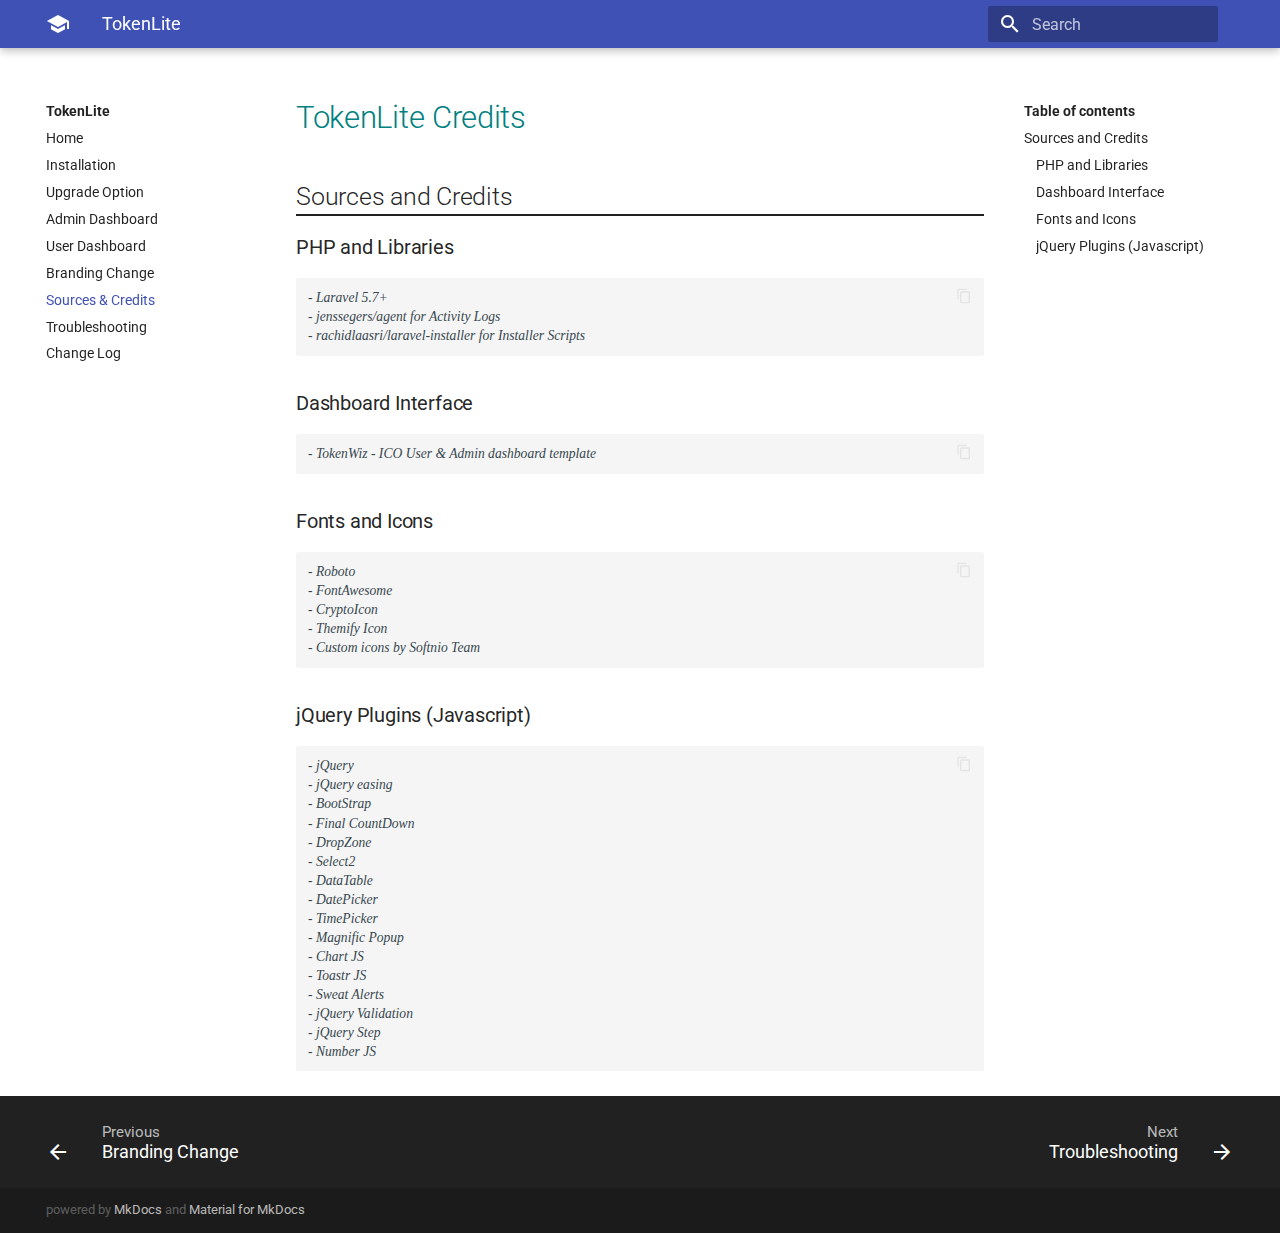
<file: documentation/credit.html>
<!doctype html>
<html lang="en" class="no-js">
  <head>
    
      <meta charset="utf-8">
      <meta name="viewport" content="width=device-width,initial-scale=1">
      <meta http-equiv="x-ua-compatible" content="ie=edge">
      
      
      
      
        <meta name="lang:clipboard.copy" content="Copy to clipboard">
      
        <meta name="lang:clipboard.copied" content="Copied to clipboard">
      
        <meta name="lang:search.language" content="en">
      
        <meta name="lang:search.pipeline.stopwords" content="True">
      
        <meta name="lang:search.pipeline.trimmer" content="True">
      
        <meta name="lang:search.result.none" content="No matching documents">
      
        <meta name="lang:search.result.one" content="1 matching document">
      
        <meta name="lang:search.result.other" content="# matching documents">
      
        <meta name="lang:search.tokenizer" content="[\s\-]+">
      
      <link rel="shortcut icon" href="assets/images/favicon.png">
      <meta name="generator" content="mkdocs-1.0.4, mkdocs-material-4.4.0">
    
    
      
        <title>Sources & Credits - TokenLite</title>
      
    
    
      <link rel="stylesheet" href="assets/stylesheets/application.0284f74d.css">
      
      
    
    
      <script src="assets/javascripts/modernizr.74668098.js"></script>
    
    
      
        <link href="https://fonts.gstatic.com" rel="preconnect" crossorigin>
        <link rel="stylesheet" href="https://fonts.googleapis.com/css?family=Roboto:300,400,400i,700|Roboto+Mono&display=fallback">
        <style>body,input{font-family:"Roboto","Helvetica Neue",Helvetica,Arial,sans-serif}code,kbd,pre{font-family:"Roboto Mono","Courier New",Courier,monospace}</style>
      
    
    <link rel="stylesheet" href="assets/fonts/material-icons.css">
    
    
      <link rel="stylesheet" href="css/custom.css">
    
    
      
    
    
  </head>
  
    <body dir="ltr">
  
    <svg class="md-svg">
      <defs>
        
        
      </defs>
    </svg>
    <input class="md-toggle" data-md-toggle="drawer" type="checkbox" id="__drawer" autocomplete="off">
    <input class="md-toggle" data-md-toggle="search" type="checkbox" id="__search" autocomplete="off">
    <label class="md-overlay" data-md-component="overlay" for="__drawer"></label>
    
      <a href="#tokenlite-credits" tabindex="1" class="md-skip">
        Skip to content
      </a>
    
    
      <header class="md-header" data-md-component="header">
  <nav class="md-header-nav md-grid">
    <div class="md-flex">
      <div class="md-flex__cell md-flex__cell--shrink">
        <a href="index.html" title="TokenLite" class="md-header-nav__button md-logo">
          
            <i class="md-icon"></i>
          
        </a>
      </div>
      <div class="md-flex__cell md-flex__cell--shrink">
        <label class="md-icon md-icon--menu md-header-nav__button" for="__drawer"></label>
      </div>
      <div class="md-flex__cell md-flex__cell--stretch">
        <div class="md-flex__ellipsis md-header-nav__title" data-md-component="title">
          
            <span class="md-header-nav__topic">
              TokenLite
            </span>
            <span class="md-header-nav__topic">
              
                Sources & Credits
              
            </span>
          
        </div>
      </div>
      <div class="md-flex__cell md-flex__cell--shrink">
        
          <label class="md-icon md-icon--search md-header-nav__button" for="__search"></label>
          
<div class="md-search" data-md-component="search" role="dialog">
  <label class="md-search__overlay" for="__search"></label>
  <div class="md-search__inner" role="search">
    <form class="md-search__form" name="search">
      <input type="text" class="md-search__input" name="query" placeholder="Search" autocapitalize="off" autocorrect="off" autocomplete="off" spellcheck="false" data-md-component="query" data-md-state="active">
      <label class="md-icon md-search__icon" for="__search"></label>
      <button type="reset" class="md-icon md-search__icon" data-md-component="reset" tabindex="-1">
        &#xE5CD;
      </button>
    </form>
    <div class="md-search__output">
      <div class="md-search__scrollwrap" data-md-scrollfix>
        <div class="md-search-result" data-md-component="result">
          <div class="md-search-result__meta">
            Type to start searching
          </div>
          <ol class="md-search-result__list"></ol>
        </div>
      </div>
    </div>
  </div>
</div>
        
      </div>
      
    </div>
  </nav>
</header>
    
    <div class="md-container">
      
        
      
      
      <main class="md-main">
        <div class="md-main__inner md-grid" data-md-component="container">
          
            
              <div class="md-sidebar md-sidebar--primary" data-md-component="navigation">
                <div class="md-sidebar__scrollwrap">
                  <div class="md-sidebar__inner">
                    <nav class="md-nav md-nav--primary" data-md-level="0">
  <label class="md-nav__title md-nav__title--site" for="__drawer">
    <a href="index.html" title="TokenLite" class="md-nav__button md-logo">
      
        <i class="md-icon"></i>
      
    </a>
    TokenLite
  </label>
  
  <ul class="md-nav__list" data-md-scrollfix>
    
      
      
      


  <li class="md-nav__item">
    <a href="index.html" title="Home" class="md-nav__link">
      Home
    </a>
  </li>

    
      
      
      


  <li class="md-nav__item">
    <a href="installation.html" title="Installation" class="md-nav__link">
      Installation
    </a>
  </li>

    
      
      
      


  <li class="md-nav__item">
    <a href="upgrade.html" title="Upgrade Option" class="md-nav__link">
      Upgrade Option
    </a>
  </li>

    
      
      
      


  <li class="md-nav__item">
    <a href="admin.html" title="Admin Dashboard" class="md-nav__link">
      Admin Dashboard
    </a>
  </li>

    
      
      
      


  <li class="md-nav__item">
    <a href="user.html" title="User Dashboard" class="md-nav__link">
      User Dashboard
    </a>
  </li>

    
      
      
      


  <li class="md-nav__item">
    <a href="branding.html" title="Branding Change" class="md-nav__link">
      Branding Change
    </a>
  </li>

    
      
      
      

  


  <li class="md-nav__item md-nav__item--active">
    
    <input class="md-toggle md-nav__toggle" data-md-toggle="toc" type="checkbox" id="__toc">
    
      
    
    
      <label class="md-nav__link md-nav__link--active" for="__toc">
        Sources & Credits
      </label>
    
    <a href="credit.html" title="Sources & Credits" class="md-nav__link md-nav__link--active">
      Sources & Credits
    </a>
    
      
<nav class="md-nav md-nav--secondary">
  
  
    
  
  
    <label class="md-nav__title" for="__toc">Table of contents</label>
    <ul class="md-nav__list" data-md-scrollfix>
      
        <li class="md-nav__item">
  <a href="#sources-and-credits" title="Sources and Credits" class="md-nav__link">
    Sources and Credits
  </a>
  
    <nav class="md-nav">
      <ul class="md-nav__list">
        
          <li class="md-nav__item">
  <a href="#php-and-libraries" title="PHP and Libraries" class="md-nav__link">
    PHP and Libraries
  </a>
  
</li>
        
          <li class="md-nav__item">
  <a href="#dashboard-interface" title="Dashboard Interface" class="md-nav__link">
    Dashboard Interface
  </a>
  
</li>
        
          <li class="md-nav__item">
  <a href="#fonts-and-icons" title="Fonts and Icons" class="md-nav__link">
    Fonts and Icons
  </a>
  
</li>
        
          <li class="md-nav__item">
  <a href="#jquery-plugins-javascript" title="jQuery Plugins (Javascript)" class="md-nav__link">
    jQuery Plugins (Javascript)
  </a>
  
</li>
        
      </ul>
    </nav>
  
</li>
      
      
      
      
      
    </ul>
  
</nav>
    
  </li>

    
      
      
      


  <li class="md-nav__item">
    <a href="troubleshooting.html" title="Troubleshooting" class="md-nav__link">
      Troubleshooting
    </a>
  </li>

    
      
      
      


  <li class="md-nav__item">
    <a href="change-log.html" title="Change Log" class="md-nav__link">
      Change Log
    </a>
  </li>

    
  </ul>
</nav>
                  </div>
                </div>
              </div>
            
            
              <div class="md-sidebar md-sidebar--secondary" data-md-component="toc">
                <div class="md-sidebar__scrollwrap">
                  <div class="md-sidebar__inner">
                    
<nav class="md-nav md-nav--secondary">
  
  
    
  
  
    <label class="md-nav__title" for="__toc">Table of contents</label>
    <ul class="md-nav__list" data-md-scrollfix>
      
        <li class="md-nav__item">
  <a href="#sources-and-credits" title="Sources and Credits" class="md-nav__link">
    Sources and Credits
  </a>
  
    <nav class="md-nav">
      <ul class="md-nav__list">
        
          <li class="md-nav__item">
  <a href="#php-and-libraries" title="PHP and Libraries" class="md-nav__link">
    PHP and Libraries
  </a>
  
</li>
        
          <li class="md-nav__item">
  <a href="#dashboard-interface" title="Dashboard Interface" class="md-nav__link">
    Dashboard Interface
  </a>
  
</li>
        
          <li class="md-nav__item">
  <a href="#fonts-and-icons" title="Fonts and Icons" class="md-nav__link">
    Fonts and Icons
  </a>
  
</li>
        
          <li class="md-nav__item">
  <a href="#jquery-plugins-javascript" title="jQuery Plugins (Javascript)" class="md-nav__link">
    jQuery Plugins (Javascript)
  </a>
  
</li>
        
      </ul>
    </nav>
  
</li>
      
      
      
      
      
    </ul>
  
</nav>
                  </div>
                </div>
              </div>
            
          
          <div class="md-content">
            <article class="md-content__inner md-typeset">
              
                
                
                <h1 id="tokenlite-credits">TokenLite Credits</h1>
<h2 id="sources-and-credits">Sources and Credits</h2>
<h3 id="php-and-libraries">PHP and Libraries</h3>
<pre><code>- Laravel 5.7+
- jenssegers/agent for Activity Logs
- rachidlaasri/laravel-installer for Installer Scripts
</code></pre>
<h3 id="dashboard-interface">Dashboard Interface</h3>
<pre><code>- TokenWiz - ICO User &amp; Admin dashboard template
</code></pre>
<h3 id="fonts-and-icons">Fonts and Icons</h3>
<pre><code>- Roboto
- FontAwesome
- CryptoIcon
- Themify Icon
- Custom icons by Softnio Team
</code></pre>
<h3 id="jquery-plugins-javascript">jQuery Plugins (Javascript)</h3>
<pre><code>- jQuery
- jQuery easing
- BootStrap
- Final CountDown
- DropZone
- Select2
- DataTable
- DatePicker
- TimePicker
- Magnific Popup
- Chart JS
- Toastr JS
- Sweat Alerts
- jQuery Validation
- jQuery Step
- Number JS
</code></pre>
                
                  
                
              
              
                


              
            </article>
          </div>
        </div>
      </main>
      
        
<footer class="md-footer">
  
    <div class="md-footer-nav">
      <nav class="md-footer-nav__inner md-grid">
        
          <a href="branding.html" title="Branding Change" class="md-flex md-footer-nav__link md-footer-nav__link--prev" rel="prev">
            <div class="md-flex__cell md-flex__cell--shrink">
              <i class="md-icon md-icon--arrow-back md-footer-nav__button"></i>
            </div>
            <div class="md-flex__cell md-flex__cell--stretch md-footer-nav__title">
              <span class="md-flex__ellipsis">
                <span class="md-footer-nav__direction">
                  Previous
                </span>
                Branding Change
              </span>
            </div>
          </a>
        
        
          <a href="troubleshooting.html" title="Troubleshooting" class="md-flex md-footer-nav__link md-footer-nav__link--next" rel="next">
            <div class="md-flex__cell md-flex__cell--stretch md-footer-nav__title">
              <span class="md-flex__ellipsis">
                <span class="md-footer-nav__direction">
                  Next
                </span>
                Troubleshooting
              </span>
            </div>
            <div class="md-flex__cell md-flex__cell--shrink">
              <i class="md-icon md-icon--arrow-forward md-footer-nav__button"></i>
            </div>
          </a>
        
      </nav>
    </div>
  
  <div class="md-footer-meta md-typeset">
    <div class="md-footer-meta__inner md-grid">
      <div class="md-footer-copyright">
        
        powered by
        <a href="https://www.mkdocs.org">MkDocs</a>
        and
        <a href="https://squidfunk.github.io/mkdocs-material/">
          Material for MkDocs</a>
      </div>
      
    </div>
  </div>
</footer>
      
    </div>
    
      <script src="assets/javascripts/application.245445c6.js"></script>
      
      <script>app.initialize({version:"1.0.4",url:{base:"."}})</script>
      
    
  </body>
</html>
</file>
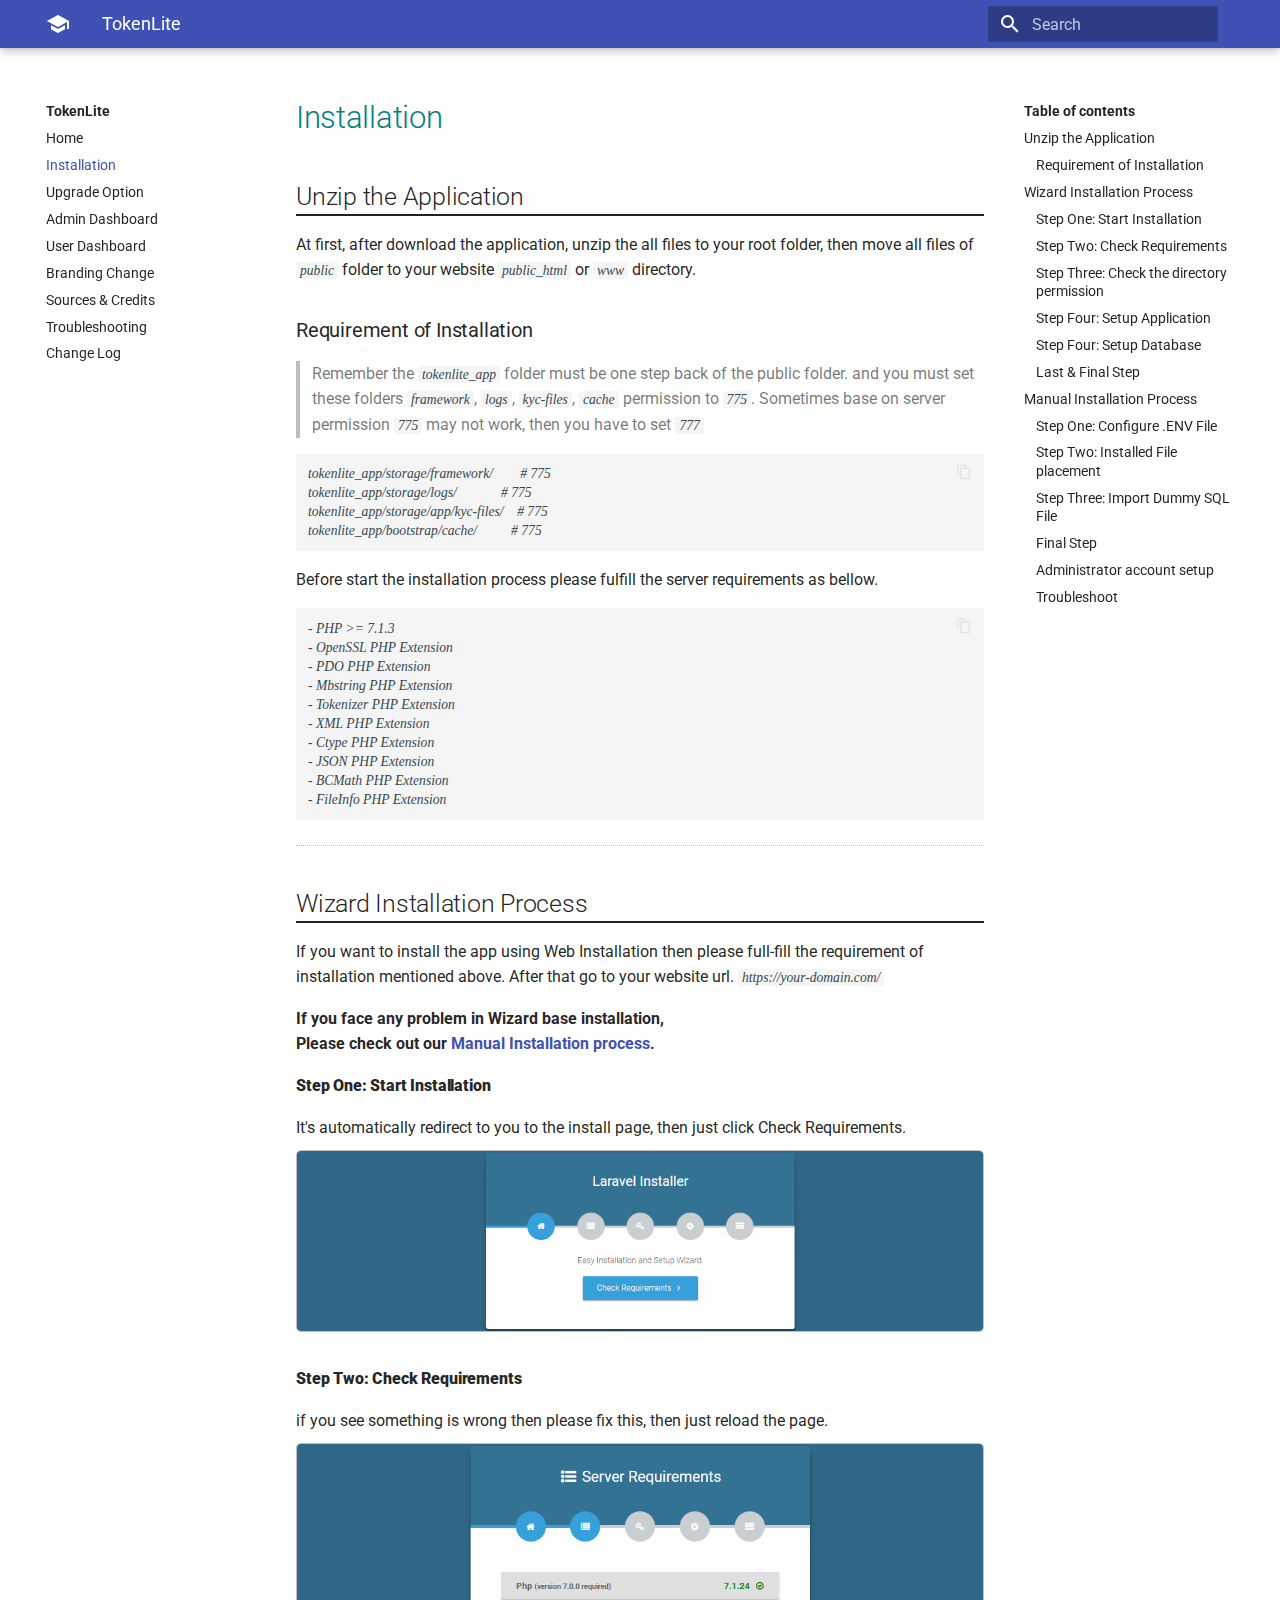
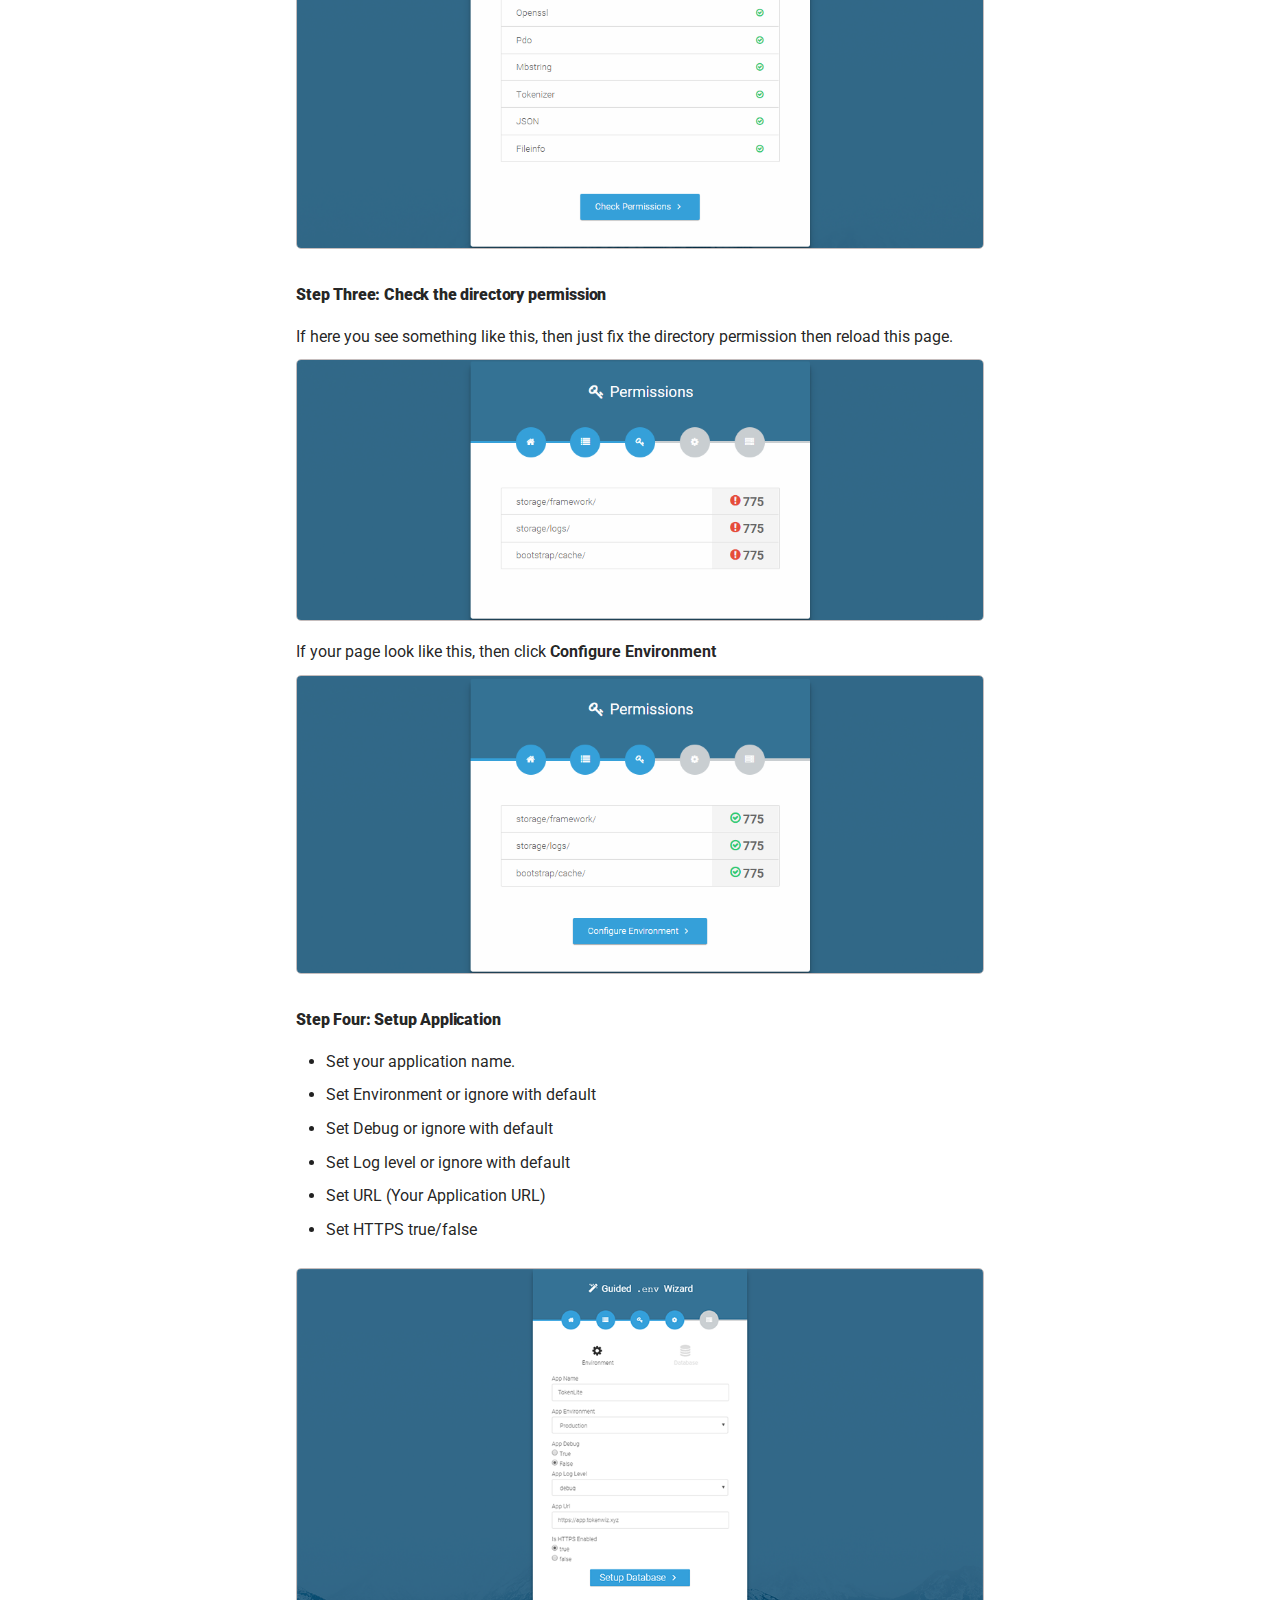
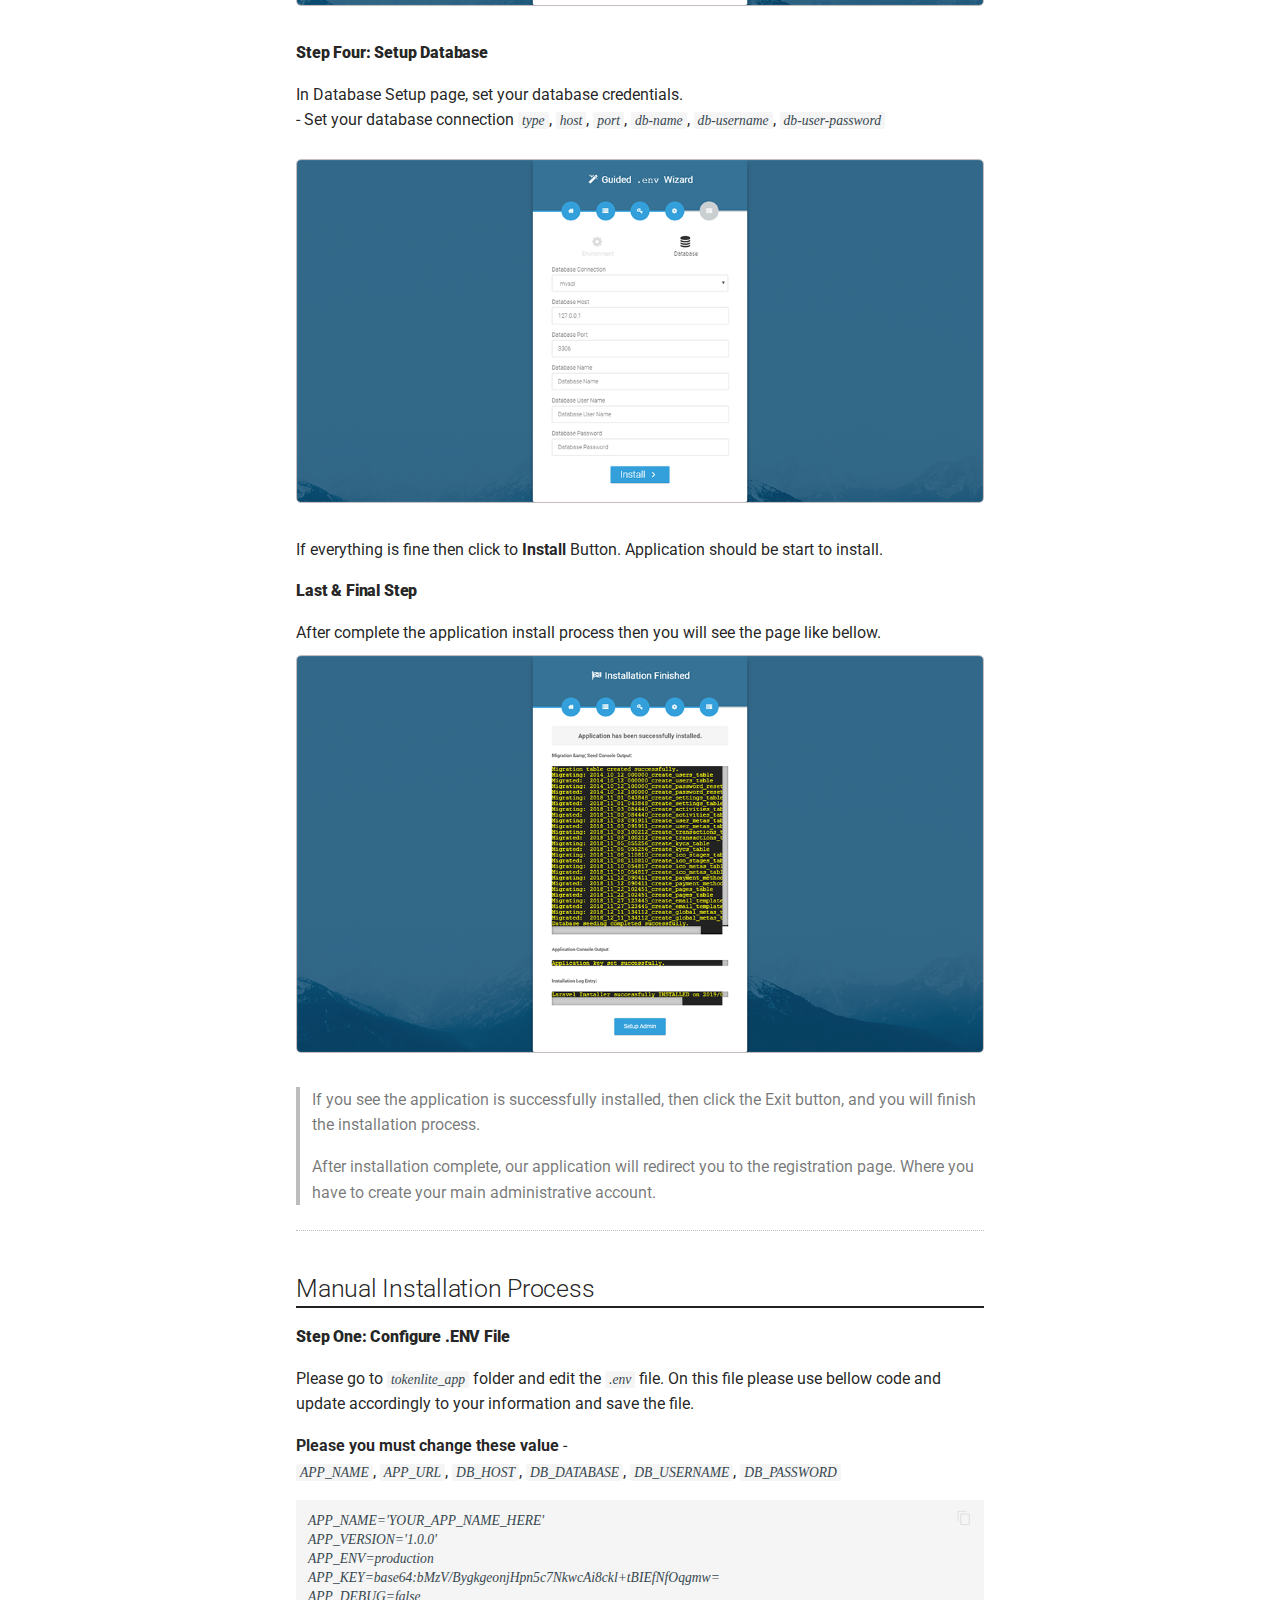
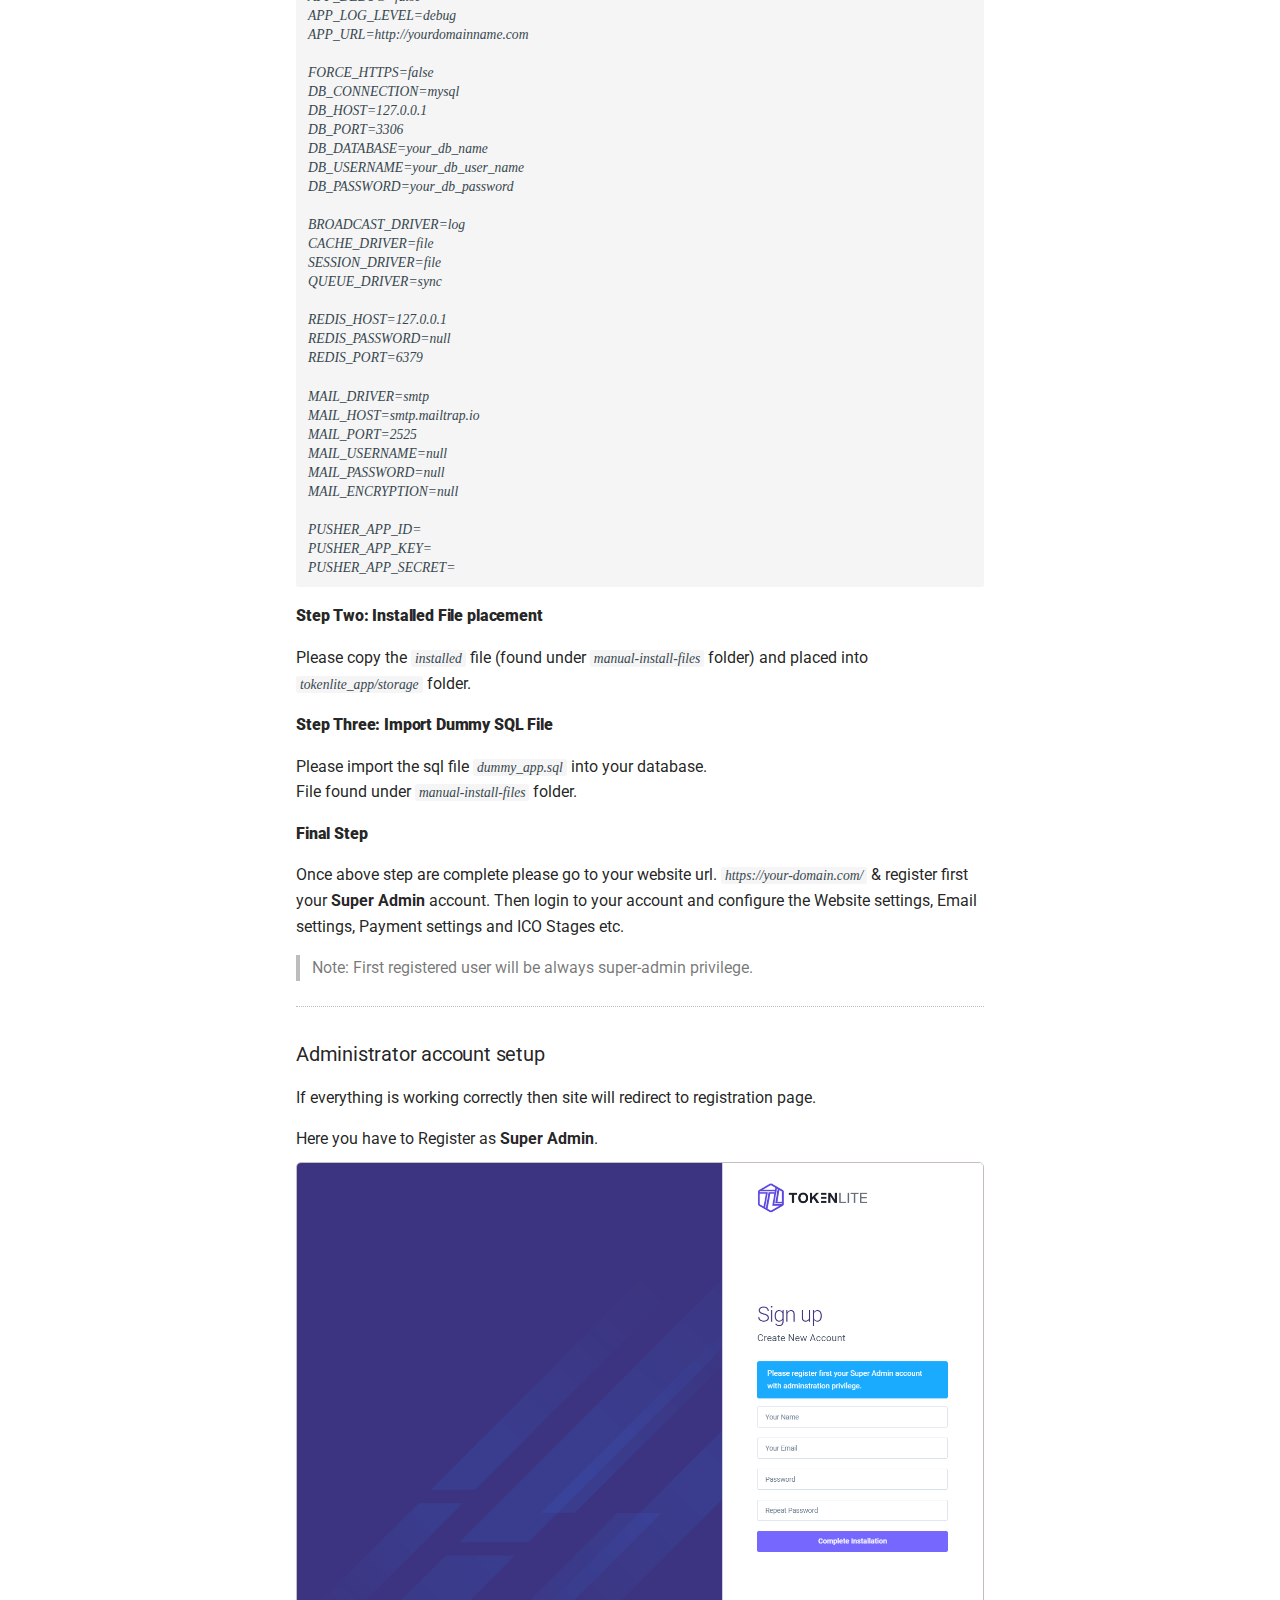
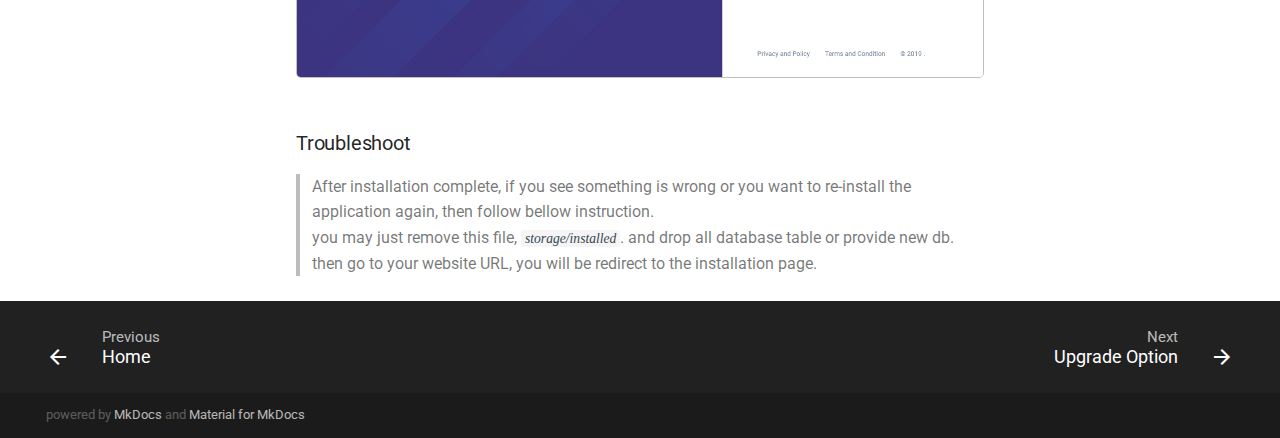
<file: documentation/installation.html>
<!doctype html>
<html lang="en" class="no-js">
  <head>
    
      <meta charset="utf-8">
      <meta name="viewport" content="width=device-width,initial-scale=1">
      <meta http-equiv="x-ua-compatible" content="ie=edge">
      
      
      
      
        <meta name="lang:clipboard.copy" content="Copy to clipboard">
      
        <meta name="lang:clipboard.copied" content="Copied to clipboard">
      
        <meta name="lang:search.language" content="en">
      
        <meta name="lang:search.pipeline.stopwords" content="True">
      
        <meta name="lang:search.pipeline.trimmer" content="True">
      
        <meta name="lang:search.result.none" content="No matching documents">
      
        <meta name="lang:search.result.one" content="1 matching document">
      
        <meta name="lang:search.result.other" content="# matching documents">
      
        <meta name="lang:search.tokenizer" content="[\s\-]+">
      
      <link rel="shortcut icon" href="assets/images/favicon.png">
      <meta name="generator" content="mkdocs-1.0.4, mkdocs-material-4.4.0">
    
    
      
        <title>Installation - TokenLite</title>
      
    
    
      <link rel="stylesheet" href="assets/stylesheets/application.0284f74d.css">
      
      
    
    
      <script src="assets/javascripts/modernizr.74668098.js"></script>
    
    
      
        <link href="https://fonts.gstatic.com" rel="preconnect" crossorigin>
        <link rel="stylesheet" href="https://fonts.googleapis.com/css?family=Roboto:300,400,400i,700|Roboto+Mono&display=fallback">
        <style>body,input{font-family:"Roboto","Helvetica Neue",Helvetica,Arial,sans-serif}code,kbd,pre{font-family:"Roboto Mono","Courier New",Courier,monospace}</style>
      
    
    <link rel="stylesheet" href="assets/fonts/material-icons.css">
    
    
      <link rel="stylesheet" href="css/custom.css">
    
    
      
    
    
  </head>
  
    <body dir="ltr">
  
    <svg class="md-svg">
      <defs>
        
        
      </defs>
    </svg>
    <input class="md-toggle" data-md-toggle="drawer" type="checkbox" id="__drawer" autocomplete="off">
    <input class="md-toggle" data-md-toggle="search" type="checkbox" id="__search" autocomplete="off">
    <label class="md-overlay" data-md-component="overlay" for="__drawer"></label>
    
      <a href="#unzip-the-application" tabindex="1" class="md-skip">
        Skip to content
      </a>
    
    
      <header class="md-header" data-md-component="header">
  <nav class="md-header-nav md-grid">
    <div class="md-flex">
      <div class="md-flex__cell md-flex__cell--shrink">
        <a href="index.html" title="TokenLite" class="md-header-nav__button md-logo">
          
            <i class="md-icon"></i>
          
        </a>
      </div>
      <div class="md-flex__cell md-flex__cell--shrink">
        <label class="md-icon md-icon--menu md-header-nav__button" for="__drawer"></label>
      </div>
      <div class="md-flex__cell md-flex__cell--stretch">
        <div class="md-flex__ellipsis md-header-nav__title" data-md-component="title">
          
            <span class="md-header-nav__topic">
              TokenLite
            </span>
            <span class="md-header-nav__topic">
              
                Installation
              
            </span>
          
        </div>
      </div>
      <div class="md-flex__cell md-flex__cell--shrink">
        
          <label class="md-icon md-icon--search md-header-nav__button" for="__search"></label>
          
<div class="md-search" data-md-component="search" role="dialog">
  <label class="md-search__overlay" for="__search"></label>
  <div class="md-search__inner" role="search">
    <form class="md-search__form" name="search">
      <input type="text" class="md-search__input" name="query" placeholder="Search" autocapitalize="off" autocorrect="off" autocomplete="off" spellcheck="false" data-md-component="query" data-md-state="active">
      <label class="md-icon md-search__icon" for="__search"></label>
      <button type="reset" class="md-icon md-search__icon" data-md-component="reset" tabindex="-1">
        &#xE5CD;
      </button>
    </form>
    <div class="md-search__output">
      <div class="md-search__scrollwrap" data-md-scrollfix>
        <div class="md-search-result" data-md-component="result">
          <div class="md-search-result__meta">
            Type to start searching
          </div>
          <ol class="md-search-result__list"></ol>
        </div>
      </div>
    </div>
  </div>
</div>
        
      </div>
      
    </div>
  </nav>
</header>
    
    <div class="md-container">
      
        
      
      
      <main class="md-main">
        <div class="md-main__inner md-grid" data-md-component="container">
          
            
              <div class="md-sidebar md-sidebar--primary" data-md-component="navigation">
                <div class="md-sidebar__scrollwrap">
                  <div class="md-sidebar__inner">
                    <nav class="md-nav md-nav--primary" data-md-level="0">
  <label class="md-nav__title md-nav__title--site" for="__drawer">
    <a href="index.html" title="TokenLite" class="md-nav__button md-logo">
      
        <i class="md-icon"></i>
      
    </a>
    TokenLite
  </label>
  
  <ul class="md-nav__list" data-md-scrollfix>
    
      
      
      


  <li class="md-nav__item">
    <a href="index.html" title="Home" class="md-nav__link">
      Home
    </a>
  </li>

    
      
      
      

  


  <li class="md-nav__item md-nav__item--active">
    
    <input class="md-toggle md-nav__toggle" data-md-toggle="toc" type="checkbox" id="__toc">
    
    
      <label class="md-nav__link md-nav__link--active" for="__toc">
        Installation
      </label>
    
    <a href="installation.html" title="Installation" class="md-nav__link md-nav__link--active">
      Installation
    </a>
    
      
<nav class="md-nav md-nav--secondary">
  
  
  
    <label class="md-nav__title" for="__toc">Table of contents</label>
    <ul class="md-nav__list" data-md-scrollfix>
      
        <li class="md-nav__item">
  <a href="#unzip-the-application" title="Unzip the Application" class="md-nav__link">
    Unzip the Application
  </a>
  
    <nav class="md-nav">
      <ul class="md-nav__list">
        
          <li class="md-nav__item">
  <a href="#requirement-of-installation" title="Requirement of Installation" class="md-nav__link">
    Requirement of Installation
  </a>
  
</li>
        
      </ul>
    </nav>
  
</li>
      
        <li class="md-nav__item">
  <a href="#wizard-installation-process" title="Wizard Installation Process" class="md-nav__link">
    Wizard Installation Process
  </a>
  
    <nav class="md-nav">
      <ul class="md-nav__list">
        
          <li class="md-nav__item">
  <a href="#step-one-start-installation" title="Step One: Start Installation" class="md-nav__link">
    Step One: Start Installation
  </a>
  
</li>
        
          <li class="md-nav__item">
  <a href="#step-two-check-requirements" title="Step Two: Check Requirements" class="md-nav__link">
    Step Two: Check Requirements
  </a>
  
</li>
        
          <li class="md-nav__item">
  <a href="#step-three-check-the-directory-permission" title="Step Three: Check the directory permission" class="md-nav__link">
    Step Three: Check the directory permission
  </a>
  
</li>
        
          <li class="md-nav__item">
  <a href="#step-four-setup-application" title="Step Four: Setup Application" class="md-nav__link">
    Step Four: Setup Application
  </a>
  
</li>
        
          <li class="md-nav__item">
  <a href="#step-four-setup-database" title="Step Four: Setup Database" class="md-nav__link">
    Step Four: Setup Database
  </a>
  
</li>
        
          <li class="md-nav__item">
  <a href="#last-final-step" title="Last &amp; Final Step" class="md-nav__link">
    Last &amp; Final Step
  </a>
  
</li>
        
      </ul>
    </nav>
  
</li>
      
        <li class="md-nav__item">
  <a href="#manual-installation-process" title="Manual Installation Process" class="md-nav__link">
    Manual Installation Process
  </a>
  
    <nav class="md-nav">
      <ul class="md-nav__list">
        
          <li class="md-nav__item">
  <a href="#step-one-configure-env-file" title="Step One: Configure .ENV File" class="md-nav__link">
    Step One: Configure .ENV File
  </a>
  
</li>
        
          <li class="md-nav__item">
  <a href="#step-two-installed-file-placement" title="Step Two: Installed File placement" class="md-nav__link">
    Step Two: Installed File placement
  </a>
  
</li>
        
          <li class="md-nav__item">
  <a href="#step-three-import-dummy-sql-file" title="Step Three: Import Dummy SQL File" class="md-nav__link">
    Step Three: Import Dummy SQL File
  </a>
  
</li>
        
          <li class="md-nav__item">
  <a href="#final-step" title="Final Step" class="md-nav__link">
    Final Step
  </a>
  
</li>
        
          <li class="md-nav__item">
  <a href="#administrator-account-setup" title="Administrator account setup" class="md-nav__link">
    Administrator account setup
  </a>
  
</li>
        
          <li class="md-nav__item">
  <a href="#troubleshoot" title="Troubleshoot" class="md-nav__link">
    Troubleshoot
  </a>
  
</li>
        
      </ul>
    </nav>
  
</li>
      
      
      
      
      
    </ul>
  
</nav>
    
  </li>

    
      
      
      


  <li class="md-nav__item">
    <a href="upgrade.html" title="Upgrade Option" class="md-nav__link">
      Upgrade Option
    </a>
  </li>

    
      
      
      


  <li class="md-nav__item">
    <a href="admin.html" title="Admin Dashboard" class="md-nav__link">
      Admin Dashboard
    </a>
  </li>

    
      
      
      


  <li class="md-nav__item">
    <a href="user.html" title="User Dashboard" class="md-nav__link">
      User Dashboard
    </a>
  </li>

    
      
      
      


  <li class="md-nav__item">
    <a href="branding.html" title="Branding Change" class="md-nav__link">
      Branding Change
    </a>
  </li>

    
      
      
      


  <li class="md-nav__item">
    <a href="credit.html" title="Sources & Credits" class="md-nav__link">
      Sources & Credits
    </a>
  </li>

    
      
      
      


  <li class="md-nav__item">
    <a href="troubleshooting.html" title="Troubleshooting" class="md-nav__link">
      Troubleshooting
    </a>
  </li>

    
      
      
      


  <li class="md-nav__item">
    <a href="change-log.html" title="Change Log" class="md-nav__link">
      Change Log
    </a>
  </li>

    
  </ul>
</nav>
                  </div>
                </div>
              </div>
            
            
              <div class="md-sidebar md-sidebar--secondary" data-md-component="toc">
                <div class="md-sidebar__scrollwrap">
                  <div class="md-sidebar__inner">
                    
<nav class="md-nav md-nav--secondary">
  
  
  
    <label class="md-nav__title" for="__toc">Table of contents</label>
    <ul class="md-nav__list" data-md-scrollfix>
      
        <li class="md-nav__item">
  <a href="#unzip-the-application" title="Unzip the Application" class="md-nav__link">
    Unzip the Application
  </a>
  
    <nav class="md-nav">
      <ul class="md-nav__list">
        
          <li class="md-nav__item">
  <a href="#requirement-of-installation" title="Requirement of Installation" class="md-nav__link">
    Requirement of Installation
  </a>
  
</li>
        
      </ul>
    </nav>
  
</li>
      
        <li class="md-nav__item">
  <a href="#wizard-installation-process" title="Wizard Installation Process" class="md-nav__link">
    Wizard Installation Process
  </a>
  
    <nav class="md-nav">
      <ul class="md-nav__list">
        
          <li class="md-nav__item">
  <a href="#step-one-start-installation" title="Step One: Start Installation" class="md-nav__link">
    Step One: Start Installation
  </a>
  
</li>
        
          <li class="md-nav__item">
  <a href="#step-two-check-requirements" title="Step Two: Check Requirements" class="md-nav__link">
    Step Two: Check Requirements
  </a>
  
</li>
        
          <li class="md-nav__item">
  <a href="#step-three-check-the-directory-permission" title="Step Three: Check the directory permission" class="md-nav__link">
    Step Three: Check the directory permission
  </a>
  
</li>
        
          <li class="md-nav__item">
  <a href="#step-four-setup-application" title="Step Four: Setup Application" class="md-nav__link">
    Step Four: Setup Application
  </a>
  
</li>
        
          <li class="md-nav__item">
  <a href="#step-four-setup-database" title="Step Four: Setup Database" class="md-nav__link">
    Step Four: Setup Database
  </a>
  
</li>
        
          <li class="md-nav__item">
  <a href="#last-final-step" title="Last &amp; Final Step" class="md-nav__link">
    Last &amp; Final Step
  </a>
  
</li>
        
      </ul>
    </nav>
  
</li>
      
        <li class="md-nav__item">
  <a href="#manual-installation-process" title="Manual Installation Process" class="md-nav__link">
    Manual Installation Process
  </a>
  
    <nav class="md-nav">
      <ul class="md-nav__list">
        
          <li class="md-nav__item">
  <a href="#step-one-configure-env-file" title="Step One: Configure .ENV File" class="md-nav__link">
    Step One: Configure .ENV File
  </a>
  
</li>
        
          <li class="md-nav__item">
  <a href="#step-two-installed-file-placement" title="Step Two: Installed File placement" class="md-nav__link">
    Step Two: Installed File placement
  </a>
  
</li>
        
          <li class="md-nav__item">
  <a href="#step-three-import-dummy-sql-file" title="Step Three: Import Dummy SQL File" class="md-nav__link">
    Step Three: Import Dummy SQL File
  </a>
  
</li>
        
          <li class="md-nav__item">
  <a href="#final-step" title="Final Step" class="md-nav__link">
    Final Step
  </a>
  
</li>
        
          <li class="md-nav__item">
  <a href="#administrator-account-setup" title="Administrator account setup" class="md-nav__link">
    Administrator account setup
  </a>
  
</li>
        
          <li class="md-nav__item">
  <a href="#troubleshoot" title="Troubleshoot" class="md-nav__link">
    Troubleshoot
  </a>
  
</li>
        
      </ul>
    </nav>
  
</li>
      
      
      
      
      
    </ul>
  
</nav>
                  </div>
                </div>
              </div>
            
          
          <div class="md-content">
            <article class="md-content__inner md-typeset">
              
                
                
                  <h1>Installation</h1>
                
                <h2 id="unzip-the-application">Unzip the Application</h2>
<p>At first, after download the application, unzip the all files to your root folder, then move all files of <code>public</code> folder to your website <code>public_html</code> or <code>www</code> directory.</p>
<h3 id="requirement-of-installation">Requirement of Installation</h3>
<blockquote>
<p>Remember the <code>tokenlite_app</code> folder must be one step back of the public folder.
and you must set these folders <code>framework</code>, <code>logs</code>, <code>kyc-files</code>, <code>cache</code> permission to <code>775</code>. 
Sometimes base on server permission <code>775</code> may not work, then you have to set <code>777</code></p>
</blockquote>
<pre><code>tokenlite_app/storage/framework/        # 775
tokenlite_app/storage/logs/             # 775
tokenlite_app/storage/app/kyc-files/    # 775
tokenlite_app/bootstrap/cache/          # 775
</code></pre>
<p>Before start the installation process please fulfill the server requirements as bellow.</p>
<pre><code>- PHP &gt;= 7.1.3
- OpenSSL PHP Extension
- PDO PHP Extension
- Mbstring PHP Extension
- Tokenizer PHP Extension
- XML PHP Extension
- Ctype PHP Extension
- JSON PHP Extension
- BCMath PHP Extension
- FileInfo PHP Extension
</code></pre>
<hr />
<h2 id="wizard-installation-process">Wizard Installation Process</h2>
<p>If you want to install the app using Web Installation then please full-fill the requirement of installation mentioned above. After that go to your website url.
<code>https://your-domain.com/</code></p>
<p><strong>If you face any problem in Wizard base installation,<br />
Please check out our <a href="#manual-installation-process">Manual Installation process</a>.</strong></p>
<h4 id="step-one-start-installation"><strong>Step One: Start Installation</strong></h4>
<p>It's automatically redirect to you to the install page, then just click Check Requirements.
<img alt="Step One" src="images/install/install-1.png" title="Step One" /></p>
<h4 id="step-two-check-requirements"><strong>Step Two: Check Requirements</strong></h4>
<p>if you see something is wrong then please fix this, then just reload the page.
<img alt="Step Two" src="images/install/install-2.png" title="Step Two" /></p>
<h4 id="step-three-check-the-directory-permission"><strong>Step Three: Check the directory permission</strong></h4>
<p>If here you see something like this, then just fix the directory permission then reload this page.
<img alt="Step Three" src="images/install/install-3.png" title="Step Three" />
If your page look like this, then click <strong>Configure Environment</strong>
<img alt="Step Three" src="images/install/install-4.png" title="Step Four" /></p>
<h4 id="step-four-setup-application"><strong>Step Four: Setup Application</strong></h4>
<ul>
<li>Set your application name.</li>
<li>Set Environment or ignore with default</li>
<li>Set Debug or ignore with default</li>
<li>Set Log level or ignore with default</li>
<li>Set URL (Your Application URL)</li>
<li>Set HTTPS true/false</li>
</ul>
<p><img alt="Step Five" src="images/install/install-5.png" title="Step Five" /></p>
<h4 id="step-four-setup-database"><strong>Step Four: Setup Database</strong></h4>
<p>In Database Setup page, set your database credentials.<br />
- Set your database connection <code>type</code>, <code>host</code>, <code>port</code>, <code>db-name</code>, <code>db-username</code>, <code>db-user-password</code></p>
<p><img alt="Step six" src="images/install/install-6.png" title="Step six" /></p>
<p>If everything is fine then click to <strong>Install</strong> Button.
Application should be start to install.</p>
<h4 id="last-final-step"><strong>Last &amp; Final Step</strong></h4>
<p>After complete the application install process then you will see the page like bellow.
<img alt="Step Seven" src="images/install/install-7.png" title="Step Seven" /></p>
<blockquote>
<p>If you see the application is successfully installed, then click the Exit button, and you will finish the installation process. </p>
<p>After installation complete, our application will redirect you to the registration page. Where you have to create your main administrative account.</p>
</blockquote>
<hr />
<h2 id="manual-installation-process">Manual Installation Process</h2>
<h4 id="step-one-configure-env-file"><strong>Step One: Configure .ENV File</strong></h4>
<p>Please go to <code>tokenlite_app</code> folder and edit the <code>.env</code> file. On this file please use bellow code and update accordingly to your information and save the file.</p>
<p><strong> Please you must change these value </strong> -<br />
<code>APP_NAME</code>, <code>APP_URL</code>, <code>DB_HOST</code>, <code>DB_DATABASE</code>, <code>DB_USERNAME</code>, <code>DB_PASSWORD</code></p>
<pre><code>APP_NAME='YOUR_APP_NAME_HERE'
APP_VERSION='1.0.0'
APP_ENV=production
APP_KEY=base64:bMzV/BygkgeonjHpn5c7NkwcAi8ckl+tBIEfNfOqgmw=
APP_DEBUG=false
APP_LOG_LEVEL=debug
APP_URL=http://yourdomainname.com

FORCE_HTTPS=false
DB_CONNECTION=mysql
DB_HOST=127.0.0.1
DB_PORT=3306
DB_DATABASE=your_db_name
DB_USERNAME=your_db_user_name
DB_PASSWORD=your_db_password

BROADCAST_DRIVER=log
CACHE_DRIVER=file
SESSION_DRIVER=file
QUEUE_DRIVER=sync

REDIS_HOST=127.0.0.1
REDIS_PASSWORD=null
REDIS_PORT=6379

MAIL_DRIVER=smtp
MAIL_HOST=smtp.mailtrap.io
MAIL_PORT=2525
MAIL_USERNAME=null
MAIL_PASSWORD=null
MAIL_ENCRYPTION=null

PUSHER_APP_ID=
PUSHER_APP_KEY=
PUSHER_APP_SECRET=
</code></pre>
<h4 id="step-two-installed-file-placement"><strong>Step Two: Installed File placement</strong></h4>
<p>Please copy the <code>installed</code> file (found under <code>manual-install-files</code> folder) and placed into <code>tokenlite_app/storage</code> folder.</p>
<h4 id="step-three-import-dummy-sql-file"><strong>Step Three: Import Dummy SQL File</strong></h4>
<p>Please import the sql file <code>dummy_app.sql</code> into your database.<br />
File found under <code>manual-install-files</code> folder. </p>
<h4 id="final-step"><strong>Final Step</strong></h4>
<p>Once above step are complete please go to your website url.
<code>https://your-domain.com/</code> &amp; register first your <strong>Super Admin</strong> account. Then login to your account and configure the Website settings, Email settings, Payment settings and ICO Stages etc.  </p>
<blockquote>
<p>Note: First registered user will be always super-admin privilege.</p>
</blockquote>
<hr />
<h3 id="administrator-account-setup">Administrator account setup</h3>
<p>If everything is working correctly then site will redirect to registration page.</p>
<p>Here you have to Register as  <strong>Super Admin</strong>.
<img alt="Register" src="images/install/install-8.png" title="Register" /></p>
<h3 id="troubleshoot">Troubleshoot</h3>
<blockquote>
<p>After installation complete, if you see something is wrong or you want to re-install the application again, then follow bellow instruction.<br />
you may just remove this file, <code>storage/installed</code>. and drop all database table or provide new db.
then go to your website URL, you will be redirect to the installation page.</p>
</blockquote>
                
                  
                
              
              
                


              
            </article>
          </div>
        </div>
      </main>
      
        
<footer class="md-footer">
  
    <div class="md-footer-nav">
      <nav class="md-footer-nav__inner md-grid">
        
          <a href="index.html" title="Home" class="md-flex md-footer-nav__link md-footer-nav__link--prev" rel="prev">
            <div class="md-flex__cell md-flex__cell--shrink">
              <i class="md-icon md-icon--arrow-back md-footer-nav__button"></i>
            </div>
            <div class="md-flex__cell md-flex__cell--stretch md-footer-nav__title">
              <span class="md-flex__ellipsis">
                <span class="md-footer-nav__direction">
                  Previous
                </span>
                Home
              </span>
            </div>
          </a>
        
        
          <a href="upgrade.html" title="Upgrade Option" class="md-flex md-footer-nav__link md-footer-nav__link--next" rel="next">
            <div class="md-flex__cell md-flex__cell--stretch md-footer-nav__title">
              <span class="md-flex__ellipsis">
                <span class="md-footer-nav__direction">
                  Next
                </span>
                Upgrade Option
              </span>
            </div>
            <div class="md-flex__cell md-flex__cell--shrink">
              <i class="md-icon md-icon--arrow-forward md-footer-nav__button"></i>
            </div>
          </a>
        
      </nav>
    </div>
  
  <div class="md-footer-meta md-typeset">
    <div class="md-footer-meta__inner md-grid">
      <div class="md-footer-copyright">
        
        powered by
        <a href="https://www.mkdocs.org">MkDocs</a>
        and
        <a href="https://squidfunk.github.io/mkdocs-material/">
          Material for MkDocs</a>
      </div>
      
    </div>
  </div>
</footer>
      
    </div>
    
      <script src="assets/javascripts/application.245445c6.js"></script>
      
      <script>app.initialize({version:"1.0.4",url:{base:"."}})</script>
      
    
  </body>
</html>
</file>
<file: documentation/assets/stylesheets/application.0284f74d.css>
@charset "UTF-8";html{box-sizing:border-box}*,:after,:before{box-sizing:inherit}html{-webkit-text-size-adjust:none;-moz-text-size-adjust:none;-ms-text-size-adjust:none;text-size-adjust:none}body{margin:0}hr{overflow:visible;box-sizing:content-box}a{-webkit-text-decoration-skip:objects}a,button,input,label{-webkit-tap-highlight-color:transparent}a{color:inherit;text-decoration:none}small,sub,sup{font-size:80%}sub,sup{position:relative;line-height:0;vertical-align:baseline}sub{bottom:-.25em}sup{top:-.5em}img{border-style:none}table{border-collapse:separate;border-spacing:0}td,th{font-weight:400;vertical-align:top}button{margin:0;padding:0;border:0;outline-style:none;background:transparent;font-size:inherit}input{border:0;outline:0}.md-clipboard:before,.md-icon,.md-nav__button,.md-nav__link:after,.md-nav__title:before,.md-search-result__article--document:before,.md-source-file:before,.md-typeset .admonition>.admonition-title:before,.md-typeset .admonition>summary:before,.md-typeset .critic.comment:before,.md-typeset .footnote-backref,.md-typeset .task-list-control .task-list-indicator:before,.md-typeset details>.admonition-title:before,.md-typeset details>summary:before,.md-typeset summary:after{font-family:Material Icons;font-style:normal;font-variant:normal;font-weight:400;line-height:1;text-transform:none;white-space:nowrap;speak:none;word-wrap:normal;direction:ltr}.md-content__icon,.md-footer-nav__button,.md-header-nav__button,.md-nav__button,.md-nav__title:before,.md-search-result__article--document:before{display:inline-block;margin:.2rem;padding:.4rem;font-size:1.2rem;cursor:pointer}.md-icon--arrow-back:before{content:""}.md-icon--arrow-forward:before{content:""}.md-icon--menu:before{content:""}.md-icon--search:before{content:""}[dir=rtl] .md-icon--arrow-back:before{content:""}[dir=rtl] .md-icon--arrow-forward:before{content:""}body{-webkit-font-smoothing:antialiased;-moz-osx-font-smoothing:grayscale}body,input{color:rgba(0,0,0,.87);-webkit-font-feature-settings:"kern","liga";font-feature-settings:"kern","liga";font-family:Helvetica Neue,Helvetica,Arial,sans-serif}code,kbd,pre{color:rgba(0,0,0,.87);-webkit-font-feature-settings:"kern";font-feature-settings:"kern";font-family:Courier New,Courier,monospace}.md-typeset{font-size:.8rem;line-height:1.6;-webkit-print-color-adjust:exact}.md-typeset blockquote,.md-typeset ol,.md-typeset p,.md-typeset ul{margin:1em 0}.md-typeset h1{margin:0 0 2rem;color:rgba(0,0,0,.54);font-size:1.5625rem;line-height:1.3}.md-typeset h1,.md-typeset h2{font-weight:300;letter-spacing:-.01em}.md-typeset h2{margin:2rem 0 .8rem;font-size:1.25rem;line-height:1.4}.md-typeset h3{margin:1.6rem 0 .8rem;font-size:1rem;font-weight:400;letter-spacing:-.01em;line-height:1.5}.md-typeset h2+h3{margin-top:.8rem}.md-typeset h4{font-size:.8rem}.md-typeset h4,.md-typeset h5,.md-typeset h6{margin:.8rem 0;font-weight:700;letter-spacing:-.01em}.md-typeset h5,.md-typeset h6{color:rgba(0,0,0,.54);font-size:.64rem}.md-typeset h5{text-transform:uppercase}.md-typeset hr{margin:1.5em 0;border-bottom:.05rem dotted rgba(0,0,0,.26)}.md-typeset a{color:#3f51b5;word-break:break-word}.md-typeset a,.md-typeset a:before{transition:color .125s}.md-typeset a:active,.md-typeset a:hover{color:#536dfe}.md-typeset code,.md-typeset pre{background-color:hsla(0,0%,92.5%,.5);color:#37474f;font-size:85%;direction:ltr}.md-typeset code{margin:0 .29412em;padding:.07353em 0;border-radius:.1rem;box-shadow:.29412em 0 0 hsla(0,0%,92.5%,.5),-.29412em 0 0 hsla(0,0%,92.5%,.5);word-break:break-word;-webkit-box-decoration-break:clone;box-decoration-break:clone}.md-typeset h1 code,.md-typeset h2 code,.md-typeset h3 code,.md-typeset h4 code,.md-typeset h5 code,.md-typeset h6 code{margin:0;background-color:transparent;box-shadow:none}.md-typeset a>code{margin:inherit;padding:inherit;border-radius:initial;background-color:inherit;color:inherit;box-shadow:none}.md-typeset pre{position:relative;margin:1em 0;border-radius:.1rem;line-height:1.4;-webkit-overflow-scrolling:touch}.md-typeset pre>code{display:block;margin:0;padding:.525rem .6rem;background-color:transparent;font-size:inherit;box-shadow:none;-webkit-box-decoration-break:slice;box-decoration-break:slice;overflow:auto}.md-typeset pre>code::-webkit-scrollbar{width:.2rem;height:.2rem}.md-typeset pre>code::-webkit-scrollbar-thumb{background-color:rgba(0,0,0,.26)}.md-typeset pre>code::-webkit-scrollbar-thumb:hover{background-color:#536dfe}.md-typeset kbd{padding:0 .29412em;border-radius:.15rem;border:.05rem solid #c9c9c9;border-bottom-color:#bcbcbc;background-color:#fcfcfc;color:#555;font-size:85%;box-shadow:0 .05rem 0 #b0b0b0;word-break:break-word}.md-typeset mark{margin:0 .25em;padding:.0625em 0;border-radius:.1rem;background-color:rgba(255,235,59,.5);box-shadow:.25em 0 0 rgba(255,235,59,.5),-.25em 0 0 rgba(255,235,59,.5);word-break:break-word;-webkit-box-decoration-break:clone;box-decoration-break:clone}.md-typeset abbr{border-bottom:.05rem dotted rgba(0,0,0,.54);text-decoration:none;cursor:help}.md-typeset small{opacity:.75}.md-typeset sub,.md-typeset sup{margin-left:.07812em}[dir=rtl] .md-typeset sub,[dir=rtl] .md-typeset sup{margin-right:.07812em;margin-left:0}.md-typeset blockquote{padding-left:.6rem;border-left:.2rem solid rgba(0,0,0,.26);color:rgba(0,0,0,.54)}[dir=rtl] .md-typeset blockquote{padding-right:.6rem;padding-left:0;border-right:.2rem solid rgba(0,0,0,.26);border-left:initial}.md-typeset ul{list-style-type:disc}.md-typeset ol,.md-typeset ul{margin-left:.625em;padding:0}[dir=rtl] .md-typeset ol,[dir=rtl] .md-typeset ul{margin-right:.625em;margin-left:0}.md-typeset ol ol,.md-typeset ul ol{list-style-type:lower-alpha}.md-typeset ol ol ol,.md-typeset ul ol ol{list-style-type:lower-roman}.md-typeset ol li,.md-typeset ul li{margin-bottom:.5em;margin-left:1.25em}[dir=rtl] .md-typeset ol li,[dir=rtl] .md-typeset ul li{margin-right:1.25em;margin-left:0}.md-typeset ol li blockquote,.md-typeset ol li p,.md-typeset ul li blockquote,.md-typeset ul li p{margin:.5em 0}.md-typeset ol li:last-child,.md-typeset ul li:last-child{margin-bottom:0}.md-typeset ol li ol,.md-typeset ol li ul,.md-typeset ul li ol,.md-typeset ul li ul{margin:.5em 0 .5em .625em}[dir=rtl] .md-typeset ol li ol,[dir=rtl] .md-typeset ol li ul,[dir=rtl] .md-typeset ul li ol,[dir=rtl] .md-typeset ul li ul{margin-right:.625em;margin-left:0}.md-typeset dd{margin:1em 0 1em 1.875em}[dir=rtl] .md-typeset dd{margin-right:1.875em;margin-left:0}.md-typeset iframe,.md-typeset img,.md-typeset svg{max-width:100%}.md-typeset table:not([class]){box-shadow:0 2px 2px 0 rgba(0,0,0,.14),0 1px 5px 0 rgba(0,0,0,.12),0 3px 1px -2px rgba(0,0,0,.2);display:inline-block;max-width:100%;border-radius:.1rem;font-size:.64rem;overflow:auto;-webkit-overflow-scrolling:touch}.md-typeset table:not([class])+*{margin-top:1.5em}.md-typeset table:not([class]) td:not([align]),.md-typeset table:not([class]) th:not([align]){text-align:left}[dir=rtl] .md-typeset table:not([class]) td:not([align]),[dir=rtl] .md-typeset table:not([class]) th:not([align]){text-align:right}.md-typeset table:not([class]) th{min-width:5rem;padding:.6rem .8rem;background-color:rgba(0,0,0,.54);color:#fff;vertical-align:top}.md-typeset table:not([class]) td{padding:.6rem .8rem;border-top:.05rem solid rgba(0,0,0,.07);vertical-align:top}.md-typeset table:not([class]) tr{transition:background-color .125s}.md-typeset table:not([class]) tr:hover{background-color:rgba(0,0,0,.035);box-shadow:inset 0 .05rem 0 #fff}.md-typeset table:not([class]) tr:first-child td{border-top:0}.md-typeset table:not([class]) a{word-break:normal}.md-typeset__scrollwrap{margin:1em -.8rem;overflow-x:auto;-webkit-overflow-scrolling:touch}.md-typeset .md-typeset__table{display:inline-block;margin-bottom:.5em;padding:0 .8rem}.md-typeset .md-typeset__table table{display:table;width:100%;margin:0;overflow:hidden}html{font-size:125%;overflow-x:hidden}body,html{height:100%}body{position:relative;font-size:.5rem}hr{display:block;height:.05rem;padding:0;border:0}.md-svg{display:none}.md-grid{max-width:61rem;margin-right:auto;margin-left:auto}.md-container,.md-main{overflow:auto}.md-container{display:table;width:100%;height:100%;padding-top:2.4rem;table-layout:fixed}.md-main{display:table-row;height:100%}.md-main__inner{height:100%;padding-top:1.5rem;padding-bottom:.05rem}.md-toggle{display:none}.md-overlay{position:fixed;top:0;width:0;height:0;transition:width 0s .25s,height 0s .25s,opacity .25s;background-color:rgba(0,0,0,.54);opacity:0;z-index:3}.md-flex{display:table}.md-flex__cell{display:table-cell;position:relative;vertical-align:top}.md-flex__cell--shrink{width:0}.md-flex__cell--stretch{display:table;width:100%;table-layout:fixed}.md-flex__ellipsis{display:table-cell;text-overflow:ellipsis;white-space:nowrap;overflow:hidden}.md-skip{position:fixed;width:.05rem;height:.05rem;margin:.5rem;padding:.3rem .5rem;-webkit-transform:translateY(.4rem);transform:translateY(.4rem);border-radius:.1rem;background-color:rgba(0,0,0,.87);color:#fff;font-size:.64rem;opacity:0;overflow:hidden}.md-skip:focus{width:auto;height:auto;clip:auto;-webkit-transform:translateX(0);transform:translateX(0);transition:opacity .175s 75ms,-webkit-transform .25s cubic-bezier(.4,0,.2,1);transition:transform .25s cubic-bezier(.4,0,.2,1),opacity .175s 75ms;transition:transform .25s cubic-bezier(.4,0,.2,1),opacity .175s 75ms,-webkit-transform .25s cubic-bezier(.4,0,.2,1);opacity:1;z-index:10}@page{margin:25mm}.md-clipboard{position:absolute;top:.3rem;right:.3rem;width:1.4rem;height:1.4rem;border-radius:.1rem;font-size:.8rem;cursor:pointer;z-index:1;-webkit-backface-visibility:hidden;backface-visibility:hidden}.md-clipboard:before{transition:color .25s,opacity .25s;color:rgba(0,0,0,.07);content:"\E14D"}.codehilite:hover .md-clipboard:before,.md-typeset .highlight:hover .md-clipboard:before,pre:hover .md-clipboard:before{color:rgba(0,0,0,.54)}.md-clipboard:focus:before,.md-clipboard:hover:before{color:#536dfe}.md-clipboard__message{display:block;position:absolute;top:0;right:1.7rem;padding:.3rem .5rem;-webkit-transform:translateX(.4rem);transform:translateX(.4rem);transition:opacity .175s,-webkit-transform .25s cubic-bezier(.9,.1,.9,0);transition:transform .25s cubic-bezier(.9,.1,.9,0),opacity .175s;transition:transform .25s cubic-bezier(.9,.1,.9,0),opacity .175s,-webkit-transform .25s cubic-bezier(.9,.1,.9,0);border-radius:.1rem;background-color:rgba(0,0,0,.54);color:#fff;font-size:.64rem;white-space:nowrap;opacity:0;pointer-events:none}.md-clipboard__message--active{-webkit-transform:translateX(0);transform:translateX(0);transition:opacity .175s 75ms,-webkit-transform .25s cubic-bezier(.4,0,.2,1);transition:transform .25s cubic-bezier(.4,0,.2,1),opacity .175s 75ms;transition:transform .25s cubic-bezier(.4,0,.2,1),opacity .175s 75ms,-webkit-transform .25s cubic-bezier(.4,0,.2,1);opacity:1;pointer-events:auto}.md-clipboard__message:before{content:attr(aria-label)}.md-clipboard__message:after{display:block;position:absolute;top:50%;right:-.2rem;width:0;margin-top:-.2rem;border-color:transparent rgba(0,0,0,.54);border-style:solid;border-width:.2rem 0 .2rem .2rem;content:""}.md-content__inner{margin:0 .8rem 1.2rem;padding-top:.6rem}.md-content__inner:before{display:block;height:.4rem;content:""}.md-content__inner>:last-child{margin-bottom:0}.md-content__icon{position:relative;margin:.4rem 0;padding:0;float:right}.md-typeset .md-content__icon{color:rgba(0,0,0,.26)}.md-header{position:fixed;top:0;right:0;left:0;height:2.4rem;transition:background-color .25s,color .25s;background-color:#3f51b5;color:#fff;box-shadow:none;z-index:2;-webkit-backface-visibility:hidden;backface-visibility:hidden}.no-js .md-header{transition:none;box-shadow:none}.md-header[data-md-state=shadow]{transition:background-color .25s,color .25s,box-shadow .25s;box-shadow:0 0 .2rem rgba(0,0,0,.1),0 .2rem .4rem rgba(0,0,0,.2)}.md-header-nav{padding:0 .2rem}.md-header-nav__button{position:relative;transition:opacity .25s;z-index:1}.md-header-nav__button:hover{opacity:.7}.md-header-nav__button.md-logo *{display:block}.no-js .md-header-nav__button.md-icon--search{display:none}.md-header-nav__topic{display:block;position:absolute;transition:opacity .15s,-webkit-transform .4s cubic-bezier(.1,.7,.1,1);transition:transform .4s cubic-bezier(.1,.7,.1,1),opacity .15s;transition:transform .4s cubic-bezier(.1,.7,.1,1),opacity .15s,-webkit-transform .4s cubic-bezier(.1,.7,.1,1);text-overflow:ellipsis;white-space:nowrap;overflow:hidden}.md-header-nav__topic+.md-header-nav__topic{-webkit-transform:translateX(1.25rem);transform:translateX(1.25rem);transition:opacity .15s,-webkit-transform .4s cubic-bezier(1,.7,.1,.1);transition:transform .4s cubic-bezier(1,.7,.1,.1),opacity .15s;transition:transform .4s cubic-bezier(1,.7,.1,.1),opacity .15s,-webkit-transform .4s cubic-bezier(1,.7,.1,.1);opacity:0;z-index:-1;pointer-events:none}[dir=rtl] .md-header-nav__topic+.md-header-nav__topic{-webkit-transform:translateX(-1.25rem);transform:translateX(-1.25rem)}.no-js .md-header-nav__topic{position:static}.no-js .md-header-nav__topic+.md-header-nav__topic{display:none}.md-header-nav__title{padding:0 1rem;font-size:.9rem;line-height:2.4rem}.md-header-nav__title[data-md-state=active] .md-header-nav__topic{-webkit-transform:translateX(-1.25rem);transform:translateX(-1.25rem);transition:opacity .15s,-webkit-transform .4s cubic-bezier(1,.7,.1,.1);transition:transform .4s cubic-bezier(1,.7,.1,.1),opacity .15s;transition:transform .4s cubic-bezier(1,.7,.1,.1),opacity .15s,-webkit-transform .4s cubic-bezier(1,.7,.1,.1);opacity:0;z-index:-1;pointer-events:none}[dir=rtl] .md-header-nav__title[data-md-state=active] .md-header-nav__topic{-webkit-transform:translateX(1.25rem);transform:translateX(1.25rem)}.md-header-nav__title[data-md-state=active] .md-header-nav__topic+.md-header-nav__topic{-webkit-transform:translateX(0);transform:translateX(0);transition:opacity .15s,-webkit-transform .4s cubic-bezier(.1,.7,.1,1);transition:transform .4s cubic-bezier(.1,.7,.1,1),opacity .15s;transition:transform .4s cubic-bezier(.1,.7,.1,1),opacity .15s,-webkit-transform .4s cubic-bezier(.1,.7,.1,1);opacity:1;z-index:0;pointer-events:auto}.md-header-nav__source{display:none}.md-hero{transition:background .25s;background-color:#3f51b5;color:#fff;font-size:1rem;overflow:hidden}.md-hero__inner{margin-top:1rem;padding:.8rem .8rem .4rem;transition:opacity .25s,-webkit-transform .4s cubic-bezier(.1,.7,.1,1);transition:transform .4s cubic-bezier(.1,.7,.1,1),opacity .25s;transition:transform .4s cubic-bezier(.1,.7,.1,1),opacity .25s,-webkit-transform .4s cubic-bezier(.1,.7,.1,1);transition-delay:.1s}[data-md-state=hidden] .md-hero__inner{pointer-events:none;-webkit-transform:translateY(.625rem);transform:translateY(.625rem);transition:opacity .1s 0s,-webkit-transform 0s .4s;transition:transform 0s .4s,opacity .1s 0s;transition:transform 0s .4s,opacity .1s 0s,-webkit-transform 0s .4s;opacity:0}.md-hero--expand .md-hero__inner{margin-bottom:1.2rem}.md-footer-nav{background-color:rgba(0,0,0,.87);color:#fff}.md-footer-nav__inner{padding:.2rem;overflow:auto}.md-footer-nav__link{padding-top:1.4rem;padding-bottom:.4rem;transition:opacity .25s}.md-footer-nav__link:hover{opacity:.7}.md-footer-nav__link--prev{width:25%;float:left}[dir=rtl] .md-footer-nav__link--prev{float:right}.md-footer-nav__link--next{width:75%;float:right;text-align:right}[dir=rtl] .md-footer-nav__link--next{float:left;text-align:left}.md-footer-nav__button{transition:background .25s}.md-footer-nav__title{position:relative;padding:0 1rem;font-size:.9rem;line-height:2.4rem}.md-footer-nav__direction{position:absolute;right:0;left:0;margin-top:-1rem;padding:0 1rem;color:hsla(0,0%,100%,.7);font-size:.75rem}.md-footer-meta{background-color:rgba(0,0,0,.895)}.md-footer-meta__inner{padding:.2rem;overflow:auto}html .md-footer-meta.md-typeset a{color:hsla(0,0%,100%,.7)}html .md-footer-meta.md-typeset a:focus,html .md-footer-meta.md-typeset a:hover{color:#fff}.md-footer-copyright{margin:0 .6rem;padding:.4rem 0;color:hsla(0,0%,100%,.3);font-size:.64rem}.md-footer-copyright__highlight{color:hsla(0,0%,100%,.7)}.md-footer-social{margin:0 .4rem;padding:.2rem 0 .6rem}.md-footer-social__link{display:inline-block;width:1.6rem;height:1.6rem;font-size:.8rem;text-align:center}.md-footer-social__link:before{line-height:1.9}.md-nav{font-size:.7rem;line-height:1.3}.md-nav__title{display:block;padding:0 .6rem;font-weight:700;text-overflow:ellipsis;overflow:hidden}.md-nav__title:before{display:none;content:"\E5C4"}[dir=rtl] .md-nav__title:before{content:"\E5C8"}.md-nav__title .md-nav__button{display:none}.md-nav__list{margin:0;padding:0;list-style:none}.md-nav__item{padding:0 .6rem}.md-nav__item:last-child{padding-bottom:.6rem}.md-nav__item .md-nav__item{padding-right:0}[dir=rtl] .md-nav__item .md-nav__item{padding-right:.6rem;padding-left:0}.md-nav__item .md-nav__item:last-child{padding-bottom:0}.md-nav__button img{width:100%;height:auto}.md-nav__link{display:block;margin-top:.625em;transition:color .125s;text-overflow:ellipsis;cursor:pointer;overflow:hidden}.md-nav__item--nested>.md-nav__link:after{content:"\E313"}html .md-nav__link[for=__toc],html .md-nav__link[for=__toc]+.md-nav__link:after,html .md-nav__link[for=__toc]~.md-nav{display:none}.md-nav__link[data-md-state=blur]{color:rgba(0,0,0,.54)}.md-nav__link--active,.md-nav__link:active{color:#3f51b5}.md-nav__item--nested>.md-nav__link{color:inherit}.md-nav__link:focus,.md-nav__link:hover{color:#536dfe}.md-nav__source,.no-js .md-search{display:none}.md-search__overlay{opacity:0;z-index:1}.md-search__form{position:relative}.md-search__input{position:relative;padding:0 2.2rem 0 3.6rem;text-overflow:ellipsis;z-index:2}[dir=rtl] .md-search__input{padding:0 3.6rem 0 2.2rem}.md-search__input::-webkit-input-placeholder{transition:color .25s cubic-bezier(.1,.7,.1,1)}.md-search__input::-moz-placeholder{transition:color .25s cubic-bezier(.1,.7,.1,1)}.md-search__input:-ms-input-placeholder{transition:color .25s cubic-bezier(.1,.7,.1,1)}.md-search__input::-ms-input-placeholder{transition:color .25s cubic-bezier(.1,.7,.1,1)}.md-search__input::placeholder{transition:color .25s cubic-bezier(.1,.7,.1,1)}.md-search__input::-webkit-input-placeholder,.md-search__input~.md-search__icon{color:rgba(0,0,0,.54)}.md-search__input::-moz-placeholder,.md-search__input~.md-search__icon{color:rgba(0,0,0,.54)}.md-search__input:-ms-input-placeholder,.md-search__input~.md-search__icon{color:rgba(0,0,0,.54)}.md-search__input::-ms-input-placeholder,.md-search__input~.md-search__icon{color:rgba(0,0,0,.54)}.md-search__input::placeholder,.md-search__input~.md-search__icon{color:rgba(0,0,0,.54)}.md-search__input::-ms-clear{display:none}.md-search__icon{position:absolute;transition:color .25s cubic-bezier(.1,.7,.1,1),opacity .25s;font-size:1.2rem;cursor:pointer;z-index:2}.md-search__icon:hover{opacity:.7}.md-search__icon[for=__search]{top:.3rem;left:.5rem}[dir=rtl] .md-search__icon[for=__search]{right:.5rem;left:auto}.md-search__icon[for=__search]:before{content:"\E8B6"}.md-search__icon[type=reset]{top:.3rem;right:.5rem;-webkit-transform:scale(.125);transform:scale(.125);transition:opacity .15s,-webkit-transform .15s cubic-bezier(.1,.7,.1,1);transition:transform .15s cubic-bezier(.1,.7,.1,1),opacity .15s;transition:transform .15s cubic-bezier(.1,.7,.1,1),opacity .15s,-webkit-transform .15s cubic-bezier(.1,.7,.1,1);opacity:0}[dir=rtl] .md-search__icon[type=reset]{right:auto;left:.5rem}[data-md-toggle=search]:checked~.md-header .md-search__input:valid~.md-search__icon[type=reset]{-webkit-transform:scale(1);transform:scale(1);opacity:1}[data-md-toggle=search]:checked~.md-header .md-search__input:valid~.md-search__icon[type=reset]:hover{opacity:.7}.md-search__output{position:absolute;width:100%;border-radius:0 0 .1rem .1rem;overflow:hidden;z-index:1}.md-search__scrollwrap{height:100%;background-color:#fff;box-shadow:inset 0 .05rem 0 rgba(0,0,0,.07);overflow-y:auto;-webkit-overflow-scrolling:touch}.md-search-result{color:rgba(0,0,0,.87);word-break:break-word}.md-search-result__meta{padding:0 .8rem;background-color:rgba(0,0,0,.07);color:rgba(0,0,0,.54);font-size:.64rem;line-height:1.8rem}.md-search-result__list{margin:0;padding:0;border-top:.05rem solid rgba(0,0,0,.07);list-style:none}.md-search-result__item{box-shadow:0 -.05rem 0 rgba(0,0,0,.07)}.md-search-result__link{display:block;transition:background .25s;outline:0;overflow:hidden}.md-search-result__link:hover,.md-search-result__link[data-md-state=active]{background-color:rgba(83,109,254,.1)}.md-search-result__link:hover .md-search-result__article:before,.md-search-result__link[data-md-state=active] .md-search-result__article:before{opacity:.7}.md-search-result__link:last-child .md-search-result__teaser{margin-bottom:.6rem}.md-search-result__article{position:relative;padding:0 .8rem;overflow:auto}.md-search-result__article--document:before{position:absolute;left:0;margin:.1rem;transition:opacity .25s;color:rgba(0,0,0,.54);content:"\E880"}[dir=rtl] .md-search-result__article--document:before{right:0;left:auto}.md-search-result__article--document .md-search-result__title{margin:.55rem 0;font-size:.8rem;font-weight:400;line-height:1.4}.md-search-result__title{margin:.5em 0;font-size:.64rem;font-weight:700;line-height:1.4}.md-search-result__teaser{display:-webkit-box;max-height:1.65rem;margin:.5em 0;color:rgba(0,0,0,.54);font-size:.64rem;line-height:1.4;text-overflow:ellipsis;overflow:hidden;-webkit-line-clamp:2}.md-search-result em{font-style:normal;font-weight:700;text-decoration:underline}.md-sidebar{position:absolute;width:12.1rem;padding:1.2rem 0;overflow:hidden}.md-sidebar[data-md-state=lock]{position:fixed;top:2.4rem}.md-sidebar--secondary{display:none}.md-sidebar__scrollwrap{max-height:100%;margin:0 .2rem;overflow-y:auto;-webkit-backface-visibility:hidden;backface-visibility:hidden}.md-sidebar__scrollwrap::-webkit-scrollbar{width:.2rem;height:.2rem}.md-sidebar__scrollwrap::-webkit-scrollbar-thumb{background-color:rgba(0,0,0,.26)}.md-sidebar__scrollwrap::-webkit-scrollbar-thumb:hover{background-color:#536dfe}@-webkit-keyframes md-source__facts--done{0%{height:0}to{height:.65rem}}@keyframes md-source__facts--done{0%{height:0}to{height:.65rem}}@-webkit-keyframes md-source__fact--done{0%{-webkit-transform:translateY(100%);transform:translateY(100%);opacity:0}50%{opacity:0}to{-webkit-transform:translateY(0);transform:translateY(0);opacity:1}}@keyframes md-source__fact--done{0%{-webkit-transform:translateY(100%);transform:translateY(100%);opacity:0}50%{opacity:0}to{-webkit-transform:translateY(0);transform:translateY(0);opacity:1}}.md-source{display:block;padding-right:.6rem;transition:opacity .25s;font-size:.65rem;line-height:1.2;white-space:nowrap}[dir=rtl] .md-source{padding-right:0;padding-left:.6rem}.md-source:hover{opacity:.7}.md-source:after,.md-source__icon{display:inline-block;height:2.4rem;content:"";vertical-align:middle}.md-source__icon{width:2.4rem}.md-source__icon svg{width:1.2rem;height:1.2rem;margin-top:.6rem;margin-left:.6rem}[dir=rtl] .md-source__icon svg{margin-right:.6rem;margin-left:0}.md-source__icon+.md-source__repository{margin-left:-2rem;padding-left:2rem}[dir=rtl] .md-source__icon+.md-source__repository{margin-right:-2rem;margin-left:0;padding-right:2rem;padding-left:0}.md-source__repository{display:inline-block;max-width:100%;margin-left:.6rem;font-weight:700;text-overflow:ellipsis;overflow:hidden;vertical-align:middle}.md-source__facts{margin:0;padding:0;font-size:.55rem;font-weight:700;list-style-type:none;opacity:.75;overflow:hidden}[data-md-state=done] .md-source__facts{-webkit-animation:md-source__facts--done .25s ease-in;animation:md-source__facts--done .25s ease-in}.md-source__fact{float:left}[dir=rtl] .md-source__fact{float:right}[data-md-state=done] .md-source__fact{-webkit-animation:md-source__fact--done .4s ease-out;animation:md-source__fact--done .4s ease-out}.md-source__fact:before{margin:0 .1rem;content:"\00B7"}.md-source__fact:first-child:before{display:none}.md-source-file{display:inline-block;margin:1em .5em 1em 0;padding-right:.25rem;border-radius:.1rem;background-color:rgba(0,0,0,.07);font-size:.64rem;list-style-type:none;cursor:pointer;overflow:hidden}.md-source-file:before{display:inline-block;margin-right:.25rem;padding:.25rem;background-color:rgba(0,0,0,.26);color:#fff;font-size:.8rem;content:"\E86F";vertical-align:middle}html .md-source-file{transition:background .4s,color .4s,box-shadow .4s cubic-bezier(.4,0,.2,1)}html .md-source-file:before{transition:inherit}html body .md-typeset .md-source-file{color:rgba(0,0,0,.54)}.md-source-file:hover{box-shadow:0 0 8px rgba(0,0,0,.18),0 8px 16px rgba(0,0,0,.36)}.md-source-file:hover:before{background-color:#536dfe}.md-tabs{width:100%;transition:background .25s;background-color:#3f51b5;color:#fff;overflow:auto}.md-tabs__list{margin:0 0 0 .2rem;padding:0;list-style:none;white-space:nowrap}.md-tabs__item{display:inline-block;height:2.4rem;padding-right:.6rem;padding-left:.6rem}.md-tabs__link{display:block;margin-top:.8rem;transition:opacity .25s,-webkit-transform .4s cubic-bezier(.1,.7,.1,1);transition:transform .4s cubic-bezier(.1,.7,.1,1),opacity .25s;transition:transform .4s cubic-bezier(.1,.7,.1,1),opacity .25s,-webkit-transform .4s cubic-bezier(.1,.7,.1,1);font-size:.7rem;opacity:.7}.md-tabs__link--active,.md-tabs__link:hover{color:inherit;opacity:1}.md-tabs__item:nth-child(2) .md-tabs__link{transition-delay:.02s}.md-tabs__item:nth-child(3) .md-tabs__link{transition-delay:.04s}.md-tabs__item:nth-child(4) .md-tabs__link{transition-delay:.06s}.md-tabs__item:nth-child(5) .md-tabs__link{transition-delay:.08s}.md-tabs__item:nth-child(6) .md-tabs__link{transition-delay:.1s}.md-tabs__item:nth-child(7) .md-tabs__link{transition-delay:.12s}.md-tabs__item:nth-child(8) .md-tabs__link{transition-delay:.14s}.md-tabs__item:nth-child(9) .md-tabs__link{transition-delay:.16s}.md-tabs__item:nth-child(10) .md-tabs__link{transition-delay:.18s}.md-tabs__item:nth-child(11) .md-tabs__link{transition-delay:.2s}.md-tabs__item:nth-child(12) .md-tabs__link{transition-delay:.22s}.md-tabs__item:nth-child(13) .md-tabs__link{transition-delay:.24s}.md-tabs__item:nth-child(14) .md-tabs__link{transition-delay:.26s}.md-tabs__item:nth-child(15) .md-tabs__link{transition-delay:.28s}.md-tabs__item:nth-child(16) .md-tabs__link{transition-delay:.3s}.md-tabs[data-md-state=hidden]{pointer-events:none}.md-tabs[data-md-state=hidden] .md-tabs__link{-webkit-transform:translateY(50%);transform:translateY(50%);transition:color .25s,opacity .1s,-webkit-transform 0s .4s;transition:color .25s,transform 0s .4s,opacity .1s;transition:color .25s,transform 0s .4s,opacity .1s,-webkit-transform 0s .4s;opacity:0}.md-typeset .admonition,.md-typeset details{box-shadow:0 2px 2px 0 rgba(0,0,0,.14),0 1px 5px 0 rgba(0,0,0,.12),0 3px 1px -2px rgba(0,0,0,.2);position:relative;margin:1.5625em 0;padding:0 .6rem;border-left:.2rem solid #448aff;border-radius:.1rem;font-size:.64rem;overflow:auto}[dir=rtl] .md-typeset .admonition,[dir=rtl] .md-typeset details{border-right:.2rem solid #448aff;border-left:none}html .md-typeset .admonition>:last-child,html .md-typeset details>:last-child{margin-bottom:.6rem}.md-typeset .admonition .admonition,.md-typeset .admonition details,.md-typeset details .admonition,.md-typeset details details{margin:1em 0}.md-typeset .admonition>.admonition-title,.md-typeset .admonition>summary,.md-typeset details>.admonition-title,.md-typeset details>summary{margin:0 -.6rem;padding:.4rem .6rem .4rem 2rem;border-bottom:.05rem solid rgba(68,138,255,.1);background-color:rgba(68,138,255,.1);font-weight:700}[dir=rtl] .md-typeset .admonition>.admonition-title,[dir=rtl] .md-typeset .admonition>summary,[dir=rtl] .md-typeset details>.admonition-title,[dir=rtl] .md-typeset details>summary{padding:.4rem 2rem .4rem .6rem}.md-typeset .admonition>.admonition-title:last-child,.md-typeset .admonition>summary:last-child,.md-typeset details>.admonition-title:last-child,.md-typeset details>summary:last-child{margin-bottom:0}.md-typeset .admonition>.admonition-title:before,.md-typeset .admonition>summary:before,.md-typeset details>.admonition-title:before,.md-typeset details>summary:before{position:absolute;left:.6rem;color:#448aff;font-size:1rem;content:"\E3C9"}[dir=rtl] .md-typeset .admonition>.admonition-title:before,[dir=rtl] .md-typeset .admonition>summary:before,[dir=rtl] .md-typeset details>.admonition-title:before,[dir=rtl] .md-typeset details>summary:before{right:.6rem;left:auto}.md-typeset .admonition.abstract,.md-typeset .admonition.summary,.md-typeset .admonition.tldr,.md-typeset details.abstract,.md-typeset details.summary,.md-typeset details.tldr{border-left-color:#00b0ff}[dir=rtl] .md-typeset .admonition.abstract,[dir=rtl] .md-typeset .admonition.summary,[dir=rtl] .md-typeset .admonition.tldr,[dir=rtl] .md-typeset details.abstract,[dir=rtl] .md-typeset details.summary,[dir=rtl] .md-typeset details.tldr{border-right-color:#00b0ff}.md-typeset .admonition.abstract>.admonition-title,.md-typeset .admonition.abstract>summary,.md-typeset .admonition.summary>.admonition-title,.md-typeset .admonition.summary>summary,.md-typeset .admonition.tldr>.admonition-title,.md-typeset .admonition.tldr>summary,.md-typeset details.abstract>.admonition-title,.md-typeset details.abstract>summary,.md-typeset details.summary>.admonition-title,.md-typeset details.summary>summary,.md-typeset details.tldr>.admonition-title,.md-typeset details.tldr>summary{border-bottom-color:rgba(0,176,255,.1);background-color:rgba(0,176,255,.1)}.md-typeset .admonition.abstract>.admonition-title:before,.md-typeset .admonition.abstract>summary:before,.md-typeset .admonition.summary>.admonition-title:before,.md-typeset .admonition.summary>summary:before,.md-typeset .admonition.tldr>.admonition-title:before,.md-typeset .admonition.tldr>summary:before,.md-typeset details.abstract>.admonition-title:before,.md-typeset details.abstract>summary:before,.md-typeset details.summary>.admonition-title:before,.md-typeset details.summary>summary:before,.md-typeset details.tldr>.admonition-title:before,.md-typeset details.tldr>summary:before{color:#00b0ff;content:""}.md-typeset .admonition.info,.md-typeset .admonition.todo,.md-typeset details.info,.md-typeset details.todo{border-left-color:#00b8d4}[dir=rtl] .md-typeset .admonition.info,[dir=rtl] .md-typeset .admonition.todo,[dir=rtl] .md-typeset details.info,[dir=rtl] .md-typeset details.todo{border-right-color:#00b8d4}.md-typeset .admonition.info>.admonition-title,.md-typeset .admonition.info>summary,.md-typeset .admonition.todo>.admonition-title,.md-typeset .admonition.todo>summary,.md-typeset details.info>.admonition-title,.md-typeset details.info>summary,.md-typeset details.todo>.admonition-title,.md-typeset details.todo>summary{border-bottom-color:rgba(0,184,212,.1);background-color:rgba(0,184,212,.1)}.md-typeset .admonition.info>.admonition-title:before,.md-typeset .admonition.info>summary:before,.md-typeset .admonition.todo>.admonition-title:before,.md-typeset .admonition.todo>summary:before,.md-typeset details.info>.admonition-title:before,.md-typeset details.info>summary:before,.md-typeset details.todo>.admonition-title:before,.md-typeset details.todo>summary:before{color:#00b8d4;content:""}.md-typeset .admonition.hint,.md-typeset .admonition.important,.md-typeset .admonition.tip,.md-typeset details.hint,.md-typeset details.important,.md-typeset details.tip{border-left-color:#00bfa5}[dir=rtl] .md-typeset .admonition.hint,[dir=rtl] .md-typeset .admonition.important,[dir=rtl] .md-typeset .admonition.tip,[dir=rtl] .md-typeset details.hint,[dir=rtl] .md-typeset details.important,[dir=rtl] .md-typeset details.tip{border-right-color:#00bfa5}.md-typeset .admonition.hint>.admonition-title,.md-typeset .admonition.hint>summary,.md-typeset .admonition.important>.admonition-title,.md-typeset .admonition.important>summary,.md-typeset .admonition.tip>.admonition-title,.md-typeset .admonition.tip>summary,.md-typeset details.hint>.admonition-title,.md-typeset details.hint>summary,.md-typeset details.important>.admonition-title,.md-typeset details.important>summary,.md-typeset details.tip>.admonition-title,.md-typeset details.tip>summary{border-bottom-color:rgba(0,191,165,.1);background-color:rgba(0,191,165,.1)}.md-typeset .admonition.hint>.admonition-title:before,.md-typeset .admonition.hint>summary:before,.md-typeset .admonition.important>.admonition-title:before,.md-typeset .admonition.important>summary:before,.md-typeset .admonition.tip>.admonition-title:before,.md-typeset .admonition.tip>summary:before,.md-typeset details.hint>.admonition-title:before,.md-typeset details.hint>summary:before,.md-typeset details.important>.admonition-title:before,.md-typeset details.important>summary:before,.md-typeset details.tip>.admonition-title:before,.md-typeset details.tip>summary:before{color:#00bfa5;content:""}.md-typeset .admonition.check,.md-typeset .admonition.done,.md-typeset .admonition.success,.md-typeset details.check,.md-typeset details.done,.md-typeset details.success{border-left-color:#00c853}[dir=rtl] .md-typeset .admonition.check,[dir=rtl] .md-typeset .admonition.done,[dir=rtl] .md-typeset .admonition.success,[dir=rtl] .md-typeset details.check,[dir=rtl] .md-typeset details.done,[dir=rtl] .md-typeset details.success{border-right-color:#00c853}.md-typeset .admonition.check>.admonition-title,.md-typeset .admonition.check>summary,.md-typeset .admonition.done>.admonition-title,.md-typeset .admonition.done>summary,.md-typeset .admonition.success>.admonition-title,.md-typeset .admonition.success>summary,.md-typeset details.check>.admonition-title,.md-typeset details.check>summary,.md-typeset details.done>.admonition-title,.md-typeset details.done>summary,.md-typeset details.success>.admonition-title,.md-typeset details.success>summary{border-bottom-color:rgba(0,200,83,.1);background-color:rgba(0,200,83,.1)}.md-typeset .admonition.check>.admonition-title:before,.md-typeset .admonition.check>summary:before,.md-typeset .admonition.done>.admonition-title:before,.md-typeset .admonition.done>summary:before,.md-typeset .admonition.success>.admonition-title:before,.md-typeset .admonition.success>summary:before,.md-typeset details.check>.admonition-title:before,.md-typeset details.check>summary:before,.md-typeset details.done>.admonition-title:before,.md-typeset details.done>summary:before,.md-typeset details.success>.admonition-title:before,.md-typeset details.success>summary:before{color:#00c853;content:""}.md-typeset .admonition.faq,.md-typeset .admonition.help,.md-typeset .admonition.question,.md-typeset details.faq,.md-typeset details.help,.md-typeset details.question{border-left-color:#64dd17}[dir=rtl] .md-typeset .admonition.faq,[dir=rtl] .md-typeset .admonition.help,[dir=rtl] .md-typeset .admonition.question,[dir=rtl] .md-typeset details.faq,[dir=rtl] .md-typeset details.help,[dir=rtl] .md-typeset details.question{border-right-color:#64dd17}.md-typeset .admonition.faq>.admonition-title,.md-typeset .admonition.faq>summary,.md-typeset .admonition.help>.admonition-title,.md-typeset .admonition.help>summary,.md-typeset .admonition.question>.admonition-title,.md-typeset .admonition.question>summary,.md-typeset details.faq>.admonition-title,.md-typeset details.faq>summary,.md-typeset details.help>.admonition-title,.md-typeset details.help>summary,.md-typeset details.question>.admonition-title,.md-typeset details.question>summary{border-bottom-color:rgba(100,221,23,.1);background-color:rgba(100,221,23,.1)}.md-typeset .admonition.faq>.admonition-title:before,.md-typeset .admonition.faq>summary:before,.md-typeset .admonition.help>.admonition-title:before,.md-typeset .admonition.help>summary:before,.md-typeset .admonition.question>.admonition-title:before,.md-typeset .admonition.question>summary:before,.md-typeset details.faq>.admonition-title:before,.md-typeset details.faq>summary:before,.md-typeset details.help>.admonition-title:before,.md-typeset details.help>summary:before,.md-typeset details.question>.admonition-title:before,.md-typeset details.question>summary:before{color:#64dd17;content:""}.md-typeset .admonition.attention,.md-typeset .admonition.caution,.md-typeset .admonition.warning,.md-typeset details.attention,.md-typeset details.caution,.md-typeset details.warning{border-left-color:#ff9100}[dir=rtl] .md-typeset .admonition.attention,[dir=rtl] .md-typeset .admonition.caution,[dir=rtl] .md-typeset .admonition.warning,[dir=rtl] .md-typeset details.attention,[dir=rtl] .md-typeset details.caution,[dir=rtl] .md-typeset details.warning{border-right-color:#ff9100}.md-typeset .admonition.attention>.admonition-title,.md-typeset .admonition.attention>summary,.md-typeset .admonition.caution>.admonition-title,.md-typeset .admonition.caution>summary,.md-typeset .admonition.warning>.admonition-title,.md-typeset .admonition.warning>summary,.md-typeset details.attention>.admonition-title,.md-typeset details.attention>summary,.md-typeset details.caution>.admonition-title,.md-typeset details.caution>summary,.md-typeset details.warning>.admonition-title,.md-typeset details.warning>summary{border-bottom-color:rgba(255,145,0,.1);background-color:rgba(255,145,0,.1)}.md-typeset .admonition.attention>.admonition-title:before,.md-typeset .admonition.attention>summary:before,.md-typeset .admonition.caution>.admonition-title:before,.md-typeset .admonition.caution>summary:before,.md-typeset .admonition.warning>.admonition-title:before,.md-typeset .admonition.warning>summary:before,.md-typeset details.attention>.admonition-title:before,.md-typeset details.attention>summary:before,.md-typeset details.caution>.admonition-title:before,.md-typeset details.caution>summary:before,.md-typeset details.warning>.admonition-title:before,.md-typeset details.warning>summary:before{color:#ff9100;content:""}.md-typeset .admonition.fail,.md-typeset .admonition.failure,.md-typeset .admonition.missing,.md-typeset details.fail,.md-typeset details.failure,.md-typeset details.missing{border-left-color:#ff5252}[dir=rtl] .md-typeset .admonition.fail,[dir=rtl] .md-typeset .admonition.failure,[dir=rtl] .md-typeset .admonition.missing,[dir=rtl] .md-typeset details.fail,[dir=rtl] .md-typeset details.failure,[dir=rtl] .md-typeset details.missing{border-right-color:#ff5252}.md-typeset .admonition.fail>.admonition-title,.md-typeset .admonition.fail>summary,.md-typeset .admonition.failure>.admonition-title,.md-typeset .admonition.failure>summary,.md-typeset .admonition.missing>.admonition-title,.md-typeset .admonition.missing>summary,.md-typeset details.fail>.admonition-title,.md-typeset details.fail>summary,.md-typeset details.failure>.admonition-title,.md-typeset details.failure>summary,.md-typeset details.missing>.admonition-title,.md-typeset details.missing>summary{border-bottom-color:rgba(255,82,82,.1);background-color:rgba(255,82,82,.1)}.md-typeset .admonition.fail>.admonition-title:before,.md-typeset .admonition.fail>summary:before,.md-typeset .admonition.failure>.admonition-title:before,.md-typeset .admonition.failure>summary:before,.md-typeset .admonition.missing>.admonition-title:before,.md-typeset .admonition.missing>summary:before,.md-typeset details.fail>.admonition-title:before,.md-typeset details.fail>summary:before,.md-typeset details.failure>.admonition-title:before,.md-typeset details.failure>summary:before,.md-typeset details.missing>.admonition-title:before,.md-typeset details.missing>summary:before{color:#ff5252;content:""}.md-typeset .admonition.danger,.md-typeset .admonition.error,.md-typeset details.danger,.md-typeset details.error{border-left-color:#ff1744}[dir=rtl] .md-typeset .admonition.danger,[dir=rtl] .md-typeset .admonition.error,[dir=rtl] .md-typeset details.danger,[dir=rtl] .md-typeset details.error{border-right-color:#ff1744}.md-typeset .admonition.danger>.admonition-title,.md-typeset .admonition.danger>summary,.md-typeset .admonition.error>.admonition-title,.md-typeset .admonition.error>summary,.md-typeset details.danger>.admonition-title,.md-typeset details.danger>summary,.md-typeset details.error>.admonition-title,.md-typeset details.error>summary{border-bottom-color:rgba(255,23,68,.1);background-color:rgba(255,23,68,.1)}.md-typeset .admonition.danger>.admonition-title:before,.md-typeset .admonition.danger>summary:before,.md-typeset .admonition.error>.admonition-title:before,.md-typeset .admonition.error>summary:before,.md-typeset details.danger>.admonition-title:before,.md-typeset details.danger>summary:before,.md-typeset details.error>.admonition-title:before,.md-typeset details.error>summary:before{color:#ff1744;content:""}.md-typeset .admonition.bug,.md-typeset details.bug{border-left-color:#f50057}[dir=rtl] .md-typeset .admonition.bug,[dir=rtl] .md-typeset details.bug{border-right-color:#f50057}.md-typeset .admonition.bug>.admonition-title,.md-typeset .admonition.bug>summary,.md-typeset details.bug>.admonition-title,.md-typeset details.bug>summary{border-bottom-color:rgba(245,0,87,.1);background-color:rgba(245,0,87,.1)}.md-typeset .admonition.bug>.admonition-title:before,.md-typeset .admonition.bug>summary:before,.md-typeset details.bug>.admonition-title:before,.md-typeset details.bug>summary:before{color:#f50057;content:""}.md-typeset .admonition.example,.md-typeset details.example{border-left-color:#651fff}[dir=rtl] .md-typeset .admonition.example,[dir=rtl] .md-typeset details.example{border-right-color:#651fff}.md-typeset .admonition.example>.admonition-title,.md-typeset .admonition.example>summary,.md-typeset details.example>.admonition-title,.md-typeset details.example>summary{border-bottom-color:rgba(101,31,255,.1);background-color:rgba(101,31,255,.1)}.md-typeset .admonition.example>.admonition-title:before,.md-typeset .admonition.example>summary:before,.md-typeset details.example>.admonition-title:before,.md-typeset details.example>summary:before{color:#651fff;content:""}.md-typeset .admonition.cite,.md-typeset .admonition.quote,.md-typeset details.cite,.md-typeset details.quote{border-left-color:#9e9e9e}[dir=rtl] .md-typeset .admonition.cite,[dir=rtl] .md-typeset .admonition.quote,[dir=rtl] .md-typeset details.cite,[dir=rtl] .md-typeset details.quote{border-right-color:#9e9e9e}.md-typeset .admonition.cite>.admonition-title,.md-typeset .admonition.cite>summary,.md-typeset .admonition.quote>.admonition-title,.md-typeset .admonition.quote>summary,.md-typeset details.cite>.admonition-title,.md-typeset details.cite>summary,.md-typeset details.quote>.admonition-title,.md-typeset details.quote>summary{border-bottom-color:hsla(0,0%,62%,.1);background-color:hsla(0,0%,62%,.1)}.md-typeset .admonition.cite>.admonition-title:before,.md-typeset .admonition.cite>summary:before,.md-typeset .admonition.quote>.admonition-title:before,.md-typeset .admonition.quote>summary:before,.md-typeset details.cite>.admonition-title:before,.md-typeset details.cite>summary:before,.md-typeset details.quote>.admonition-title:before,.md-typeset details.quote>summary:before{color:#9e9e9e;content:""}.codehilite .o,.codehilite .ow,.md-typeset .highlight .o,.md-typeset .highlight .ow{color:inherit}.codehilite .ge,.md-typeset .highlight .ge{color:#000}.codehilite .gr,.md-typeset .highlight .gr{color:#a00}.codehilite .gh,.md-typeset .highlight .gh{color:#999}.codehilite .go,.md-typeset .highlight .go{color:#888}.codehilite .gp,.md-typeset .highlight .gp{color:#555}.codehilite .gs,.md-typeset .highlight .gs{color:inherit}.codehilite .gu,.md-typeset .highlight .gu{color:#aaa}.codehilite .gt,.md-typeset .highlight .gt{color:#a00}.codehilite .gd,.md-typeset .highlight .gd{background-color:#fdd}.codehilite .gi,.md-typeset .highlight .gi{background-color:#dfd}.codehilite .k,.md-typeset .highlight .k{color:#3b78e7}.codehilite .kc,.md-typeset .highlight .kc{color:#a71d5d}.codehilite .kd,.codehilite .kn,.md-typeset .highlight .kd,.md-typeset .highlight .kn{color:#3b78e7}.codehilite .kp,.md-typeset .highlight .kp{color:#a71d5d}.codehilite .kr,.codehilite .kt,.md-typeset .highlight .kr,.md-typeset .highlight .kt{color:#3e61a2}.codehilite .c,.codehilite .cm,.md-typeset .highlight .c,.md-typeset .highlight .cm{color:#999}.codehilite .cp,.md-typeset .highlight .cp{color:#666}.codehilite .c1,.codehilite .ch,.codehilite .cs,.md-typeset .highlight .c1,.md-typeset .highlight .ch,.md-typeset .highlight .cs{color:#999}.codehilite .na,.codehilite .nb,.md-typeset .highlight .na,.md-typeset .highlight .nb{color:#c2185b}.codehilite .bp,.md-typeset .highlight .bp{color:#3e61a2}.codehilite .nc,.md-typeset .highlight .nc{color:#c2185b}.codehilite .no,.md-typeset .highlight .no{color:#3e61a2}.codehilite .nd,.codehilite .ni,.md-typeset .highlight .nd,.md-typeset .highlight .ni{color:#666}.codehilite .ne,.codehilite .nf,.md-typeset .highlight .ne,.md-typeset .highlight .nf{color:#c2185b}.codehilite .nl,.md-typeset .highlight .nl{color:#3b5179}.codehilite .nn,.md-typeset .highlight .nn{color:#ec407a}.codehilite .nt,.md-typeset .highlight .nt{color:#3b78e7}.codehilite .nv,.codehilite .vc,.codehilite .vg,.codehilite .vi,.md-typeset .highlight .nv,.md-typeset .highlight .vc,.md-typeset .highlight .vg,.md-typeset .highlight .vi{color:#3e61a2}.codehilite .nx,.md-typeset .highlight .nx{color:#ec407a}.codehilite .il,.codehilite .m,.codehilite .mf,.codehilite .mh,.codehilite .mi,.codehilite .mo,.md-typeset .highlight .il,.md-typeset .highlight .m,.md-typeset .highlight .mf,.md-typeset .highlight .mh,.md-typeset .highlight .mi,.md-typeset .highlight .mo{color:#e74c3c}.codehilite .s,.codehilite .sb,.codehilite .sc,.md-typeset .highlight .s,.md-typeset .highlight .sb,.md-typeset .highlight .sc{color:#0d904f}.codehilite .sd,.md-typeset .highlight .sd{color:#999}.codehilite .s2,.md-typeset .highlight .s2{color:#0d904f}.codehilite .se,.codehilite .sh,.codehilite .si,.codehilite .sx,.md-typeset .highlight .se,.md-typeset .highlight .sh,.md-typeset .highlight .si,.md-typeset .highlight .sx{color:#183691}.codehilite .sr,.md-typeset .highlight .sr{color:#009926}.codehilite .s1,.codehilite .ss,.md-typeset .highlight .s1,.md-typeset .highlight .ss{color:#0d904f}.codehilite .err,.md-typeset .highlight .err{color:#a61717}.codehilite .w,.md-typeset .highlight .w{color:transparent}.codehilite .hll,.md-typeset .highlight .hll{display:block;margin:0 -.6rem;padding:0 .6rem;background-color:rgba(255,235,59,.5)}.md-typeset .codehilite,.md-typeset .highlight{position:relative;margin:1em 0;padding:0;border-radius:.1rem;background-color:hsla(0,0%,92.5%,.5);color:#37474f;line-height:1.4;-webkit-overflow-scrolling:touch}.md-typeset .codehilite code,.md-typeset .codehilite pre,.md-typeset .highlight code,.md-typeset .highlight pre{display:block;margin:0;padding:.525rem .6rem;background-color:transparent;overflow:auto;vertical-align:top}.md-typeset .codehilite code::-webkit-scrollbar,.md-typeset .codehilite pre::-webkit-scrollbar,.md-typeset .highlight code::-webkit-scrollbar,.md-typeset .highlight pre::-webkit-scrollbar{width:.2rem;height:.2rem}.md-typeset .codehilite code::-webkit-scrollbar-thumb,.md-typeset .codehilite pre::-webkit-scrollbar-thumb,.md-typeset .highlight code::-webkit-scrollbar-thumb,.md-typeset .highlight pre::-webkit-scrollbar-thumb{background-color:rgba(0,0,0,.26)}.md-typeset .codehilite code::-webkit-scrollbar-thumb:hover,.md-typeset .codehilite pre::-webkit-scrollbar-thumb:hover,.md-typeset .highlight code::-webkit-scrollbar-thumb:hover,.md-typeset .highlight pre::-webkit-scrollbar-thumb:hover{background-color:#536dfe}.md-typeset pre.codehilite,.md-typeset pre.highlight{overflow:visible}.md-typeset pre.codehilite code,.md-typeset pre.highlight code{display:block;padding:.525rem .6rem;overflow:auto}.md-typeset .codehilitetable,.md-typeset .highlighttable{display:block;margin:1em 0;border-radius:.2em;font-size:.8rem;overflow:hidden}.md-typeset .codehilitetable tbody,.md-typeset .codehilitetable td,.md-typeset .highlighttable tbody,.md-typeset .highlighttable td{display:block;padding:0}.md-typeset .codehilitetable tr,.md-typeset .highlighttable tr{display:flex}.md-typeset .codehilitetable .codehilite,.md-typeset .codehilitetable .highlight,.md-typeset .codehilitetable .linenodiv,.md-typeset .highlighttable .codehilite,.md-typeset .highlighttable .highlight,.md-typeset .highlighttable .linenodiv{margin:0;border-radius:0}.md-typeset .codehilitetable .linenodiv,.md-typeset .highlighttable .linenodiv{padding:.525rem .6rem}.md-typeset .codehilitetable .linenos,.md-typeset .highlighttable .linenos{background-color:rgba(0,0,0,.07);color:rgba(0,0,0,.26);-webkit-user-select:none;-moz-user-select:none;-ms-user-select:none;user-select:none}.md-typeset .codehilitetable .linenos pre,.md-typeset .highlighttable .linenos pre{margin:0;padding:0;background-color:transparent;color:inherit;text-align:right}.md-typeset .codehilitetable .code,.md-typeset .highlighttable .code{flex:1;overflow:hidden}.md-typeset>.codehilitetable,.md-typeset>.highlighttable{box-shadow:none}.md-typeset [id^="fnref:"]{display:inline-block}.md-typeset [id^="fnref:"]:target{margin-top:-3.8rem;padding-top:3.8rem;pointer-events:none}.md-typeset [id^="fn:"]:before{display:none;height:0;content:""}.md-typeset [id^="fn:"]:target:before{display:block;margin-top:-3.5rem;padding-top:3.5rem;pointer-events:none}.md-typeset .footnote{color:rgba(0,0,0,.54);font-size:.64rem}.md-typeset .footnote ol{margin-left:0}.md-typeset .footnote li{transition:color .25s}.md-typeset .footnote li:target{color:rgba(0,0,0,.87)}.md-typeset .footnote li :first-child{margin-top:0}.md-typeset .footnote li:hover .footnote-backref,.md-typeset .footnote li:target .footnote-backref{-webkit-transform:translateX(0);transform:translateX(0);opacity:1}.md-typeset .footnote li:hover .footnote-backref:hover,.md-typeset .footnote li:target .footnote-backref{color:#536dfe}.md-typeset .footnote-ref{display:inline-block;pointer-events:auto}.md-typeset .footnote-ref:before{display:inline;margin:0 .2em;border-left:.05rem solid rgba(0,0,0,.26);font-size:1.25em;content:"";vertical-align:-.25rem}.md-typeset .footnote-backref{display:inline-block;-webkit-transform:translateX(.25rem);transform:translateX(.25rem);transition:color .25s,opacity .125s .125s,-webkit-transform .25s .125s;transition:transform .25s .125s,color .25s,opacity .125s .125s;transition:transform .25s .125s,color .25s,opacity .125s .125s,-webkit-transform .25s .125s;color:rgba(0,0,0,.26);font-size:0;opacity:0;vertical-align:text-bottom}[dir=rtl] .md-typeset .footnote-backref{-webkit-transform:translateX(-.25rem);transform:translateX(-.25rem)}.md-typeset .footnote-backref:before{display:inline-block;font-size:.8rem;content:"\E31B"}[dir=rtl] .md-typeset .footnote-backref:before{-webkit-transform:scaleX(-1);transform:scaleX(-1)}.md-typeset .headerlink{display:inline-block;margin-left:.5rem;-webkit-transform:translateY(.25rem);transform:translateY(.25rem);transition:color .25s,opacity .125s .25s,-webkit-transform .25s .25s;transition:transform .25s .25s,color .25s,opacity .125s .25s;transition:transform .25s .25s,color .25s,opacity .125s .25s,-webkit-transform .25s .25s;opacity:0}[dir=rtl] .md-typeset .headerlink{margin-right:.5rem;margin-left:0}html body .md-typeset .headerlink{color:rgba(0,0,0,.26)}.md-typeset h1[id]:before{display:block;margin-top:-9px;padding-top:9px;content:""}.md-typeset h1[id]:target:before{margin-top:-3.45rem;padding-top:3.45rem}.md-typeset h1[id] .headerlink:focus,.md-typeset h1[id]:hover .headerlink,.md-typeset h1[id]:target .headerlink{-webkit-transform:translate(0);transform:translate(0);opacity:1}.md-typeset h1[id] .headerlink:focus,.md-typeset h1[id]:hover .headerlink:hover,.md-typeset h1[id]:target .headerlink{color:#536dfe}.md-typeset h2[id]:before{display:block;margin-top:-8px;padding-top:8px;content:""}.md-typeset h2[id]:target:before{margin-top:-3.4rem;padding-top:3.4rem}.md-typeset h2[id] .headerlink:focus,.md-typeset h2[id]:hover .headerlink,.md-typeset h2[id]:target .headerlink{-webkit-transform:translate(0);transform:translate(0);opacity:1}.md-typeset h2[id] .headerlink:focus,.md-typeset h2[id]:hover .headerlink:hover,.md-typeset h2[id]:target .headerlink{color:#536dfe}.md-typeset h3[id]:before{display:block;margin-top:-9px;padding-top:9px;content:""}.md-typeset h3[id]:target:before{margin-top:-3.45rem;padding-top:3.45rem}.md-typeset h3[id] .headerlink:focus,.md-typeset h3[id]:hover .headerlink,.md-typeset h3[id]:target .headerlink{-webkit-transform:translate(0);transform:translate(0);opacity:1}.md-typeset h3[id] .headerlink:focus,.md-typeset h3[id]:hover .headerlink:hover,.md-typeset h3[id]:target .headerlink{color:#536dfe}.md-typeset h4[id]:before{display:block;margin-top:-9px;padding-top:9px;content:""}.md-typeset h4[id]:target:before{margin-top:-3.45rem;padding-top:3.45rem}.md-typeset h4[id] .headerlink:focus,.md-typeset h4[id]:hover .headerlink,.md-typeset h4[id]:target .headerlink{-webkit-transform:translate(0);transform:translate(0);opacity:1}.md-typeset h4[id] .headerlink:focus,.md-typeset h4[id]:hover .headerlink:hover,.md-typeset h4[id]:target .headerlink{color:#536dfe}.md-typeset h5[id]:before{display:block;margin-top:-11px;padding-top:11px;content:""}.md-typeset h5[id]:target:before{margin-top:-3.55rem;padding-top:3.55rem}.md-typeset h5[id] .headerlink:focus,.md-typeset h5[id]:hover .headerlink,.md-typeset h5[id]:target .headerlink{-webkit-transform:translate(0);transform:translate(0);opacity:1}.md-typeset h5[id] .headerlink:focus,.md-typeset h5[id]:hover .headerlink:hover,.md-typeset h5[id]:target .headerlink{color:#536dfe}.md-typeset h6[id]:before{display:block;margin-top:-11px;padding-top:11px;content:""}.md-typeset h6[id]:target:before{margin-top:-3.55rem;padding-top:3.55rem}.md-typeset h6[id] .headerlink:focus,.md-typeset h6[id]:hover .headerlink,.md-typeset h6[id]:target .headerlink{-webkit-transform:translate(0);transform:translate(0);opacity:1}.md-typeset h6[id] .headerlink:focus,.md-typeset h6[id]:hover .headerlink:hover,.md-typeset h6[id]:target .headerlink{color:#536dfe}.md-typeset .MJXc-display{margin:.75em 0;padding:.75em 0;overflow:auto;-webkit-overflow-scrolling:touch}.md-typeset .MathJax_CHTML{outline:0}.md-typeset .critic.comment,.md-typeset del.critic,.md-typeset ins.critic{margin:0 .25em;padding:.0625em 0;border-radius:.1rem;-webkit-box-decoration-break:clone;box-decoration-break:clone}.md-typeset del.critic{background-color:#fdd;box-shadow:.25em 0 0 #fdd,-.25em 0 0 #fdd}.md-typeset ins.critic{background-color:#dfd;box-shadow:.25em 0 0 #dfd,-.25em 0 0 #dfd}.md-typeset .critic.comment{background-color:hsla(0,0%,92.5%,.5);color:#37474f;box-shadow:.25em 0 0 hsla(0,0%,92.5%,.5),-.25em 0 0 hsla(0,0%,92.5%,.5)}.md-typeset .critic.comment:before{padding-right:.125em;color:rgba(0,0,0,.26);content:"\E0B7";vertical-align:-.125em}.md-typeset .critic.block{display:block;margin:1em 0;padding-right:.8rem;padding-left:.8rem;box-shadow:none}.md-typeset .critic.block :first-child{margin-top:.5em}.md-typeset .critic.block :last-child{margin-bottom:.5em}.md-typeset details{display:block;padding-top:0}.md-typeset details[open]>summary:after{-webkit-transform:rotate(180deg);transform:rotate(180deg)}.md-typeset details:not([open]){padding-bottom:0}.md-typeset details:not([open])>summary{border-bottom:none}.md-typeset details summary{padding-right:2rem}[dir=rtl] .md-typeset details summary{padding-left:2rem}.no-details .md-typeset details:not([open])>*{display:none}.no-details .md-typeset details:not([open]) summary{display:block}.md-typeset summary{display:block;outline:none;cursor:pointer}.md-typeset summary::-webkit-details-marker{display:none}.md-typeset summary:after{position:absolute;top:.4rem;right:.6rem;color:rgba(0,0,0,.26);font-size:1rem;content:"\E313"}[dir=rtl] .md-typeset summary:after{right:auto;left:.6rem}.md-typeset .emojione{width:1rem;vertical-align:text-top}.md-typeset code.codehilite,.md-typeset code.highlight{margin:0 .29412em;padding:.07353em 0}.md-typeset .superfences-content{display:none;order:99;width:100%;background-color:#fff}.md-typeset .superfences-content>*{margin:0;border-radius:0}.md-typeset .superfences-tabs{display:flex;position:relative;flex-wrap:wrap;margin:1em 0;border:.05rem solid rgba(0,0,0,.07);border-radius:.2em}.md-typeset .superfences-tabs>input{display:none}.md-typeset .superfences-tabs>input:checked+label{font-weight:700}.md-typeset .superfences-tabs>input:checked+label+.superfences-content{display:block}.md-typeset .superfences-tabs>label{width:auto;padding:.6rem;transition:color .125s;font-size:.64rem;cursor:pointer}html .md-typeset .superfences-tabs>label:hover{color:#536dfe}.md-typeset .task-list-item{position:relative;list-style-type:none}.md-typeset .task-list-item [type=checkbox]{position:absolute;top:.45em;left:-2em}[dir=rtl] .md-typeset .task-list-item [type=checkbox]{right:-2em;left:auto}.md-typeset .task-list-control .task-list-indicator:before{position:absolute;top:.15em;left:-1.25em;color:rgba(0,0,0,.26);font-size:1.25em;content:"\E835";vertical-align:-.25em}[dir=rtl] .md-typeset .task-list-control .task-list-indicator:before{right:-1.25em;left:auto}.md-typeset .task-list-control [type=checkbox]:checked+.task-list-indicator:before{content:"\E834"}.md-typeset .task-list-control [type=checkbox]{opacity:0;z-index:-1}@media print{.md-typeset a:after{color:rgba(0,0,0,.54);content:" [" attr(href) "]"}.md-typeset code,.md-typeset pre{white-space:pre-wrap}.md-typeset code{box-shadow:none;-webkit-box-decoration-break:initial;box-decoration-break:slice}.md-clipboard,.md-content__icon,.md-footer,.md-header,.md-sidebar,.md-tabs,.md-typeset .headerlink{display:none}}@media only screen and (max-width:44.9375em){.md-typeset pre{margin:1em -.8rem;border-radius:0}.md-typeset pre>code{padding:.525rem .8rem}.md-footer-nav__link--prev .md-footer-nav__title{display:none}.md-search-result__teaser{max-height:2.5rem;-webkit-line-clamp:3}.codehilite .hll,.md-typeset .highlight .hll{margin:0 -.8rem;padding:0 .8rem}.md-typeset>.codehilite,.md-typeset>.highlight{margin:1em -.8rem;border-radius:0}.md-typeset>.codehilite code,.md-typeset>.codehilite pre,.md-typeset>.highlight code,.md-typeset>.highlight pre{padding:.525rem .8rem}.md-typeset>.codehilitetable,.md-typeset>.highlighttable{margin:1em -.8rem;border-radius:0}.md-typeset>.codehilitetable .codehilite>code,.md-typeset>.codehilitetable .codehilite>pre,.md-typeset>.codehilitetable .highlight>code,.md-typeset>.codehilitetable .highlight>pre,.md-typeset>.codehilitetable .linenodiv,.md-typeset>.highlighttable .codehilite>code,.md-typeset>.highlighttable .codehilite>pre,.md-typeset>.highlighttable .highlight>code,.md-typeset>.highlighttable .highlight>pre,.md-typeset>.highlighttable .linenodiv{padding:.5rem .8rem}.md-typeset>p>.MJXc-display{margin:.75em -.8rem;padding:.25em .8rem}.md-typeset>.superfences-tabs{margin:1em -.8rem;border:0;border-top:.05rem solid rgba(0,0,0,.07);border-radius:0}.md-typeset>.superfences-tabs code,.md-typeset>.superfences-tabs pre{padding:.525rem .8rem}}@media only screen and (min-width:100em){html{font-size:137.5%}}@media only screen and (min-width:125em){html{font-size:150%}}@media only screen and (max-width:59.9375em){body[data-md-state=lock]{overflow:hidden}.ios body[data-md-state=lock] .md-container{display:none}html .md-nav__link[for=__toc]{display:block;padding-right:2.4rem}html .md-nav__link[for=__toc]:after{color:inherit;content:"\E8DE"}html .md-nav__link[for=__toc]+.md-nav__link{display:none}html .md-nav__link[for=__toc]~.md-nav{display:flex}html [dir=rtl] .md-nav__link{padding-right:.8rem;padding-left:2.4rem}.md-nav__source{display:block;padding:0 .2rem;background-color:rgba(50,64,144,.9675);color:#fff}.md-search__overlay{position:absolute;top:.2rem;left:.2rem;width:1.8rem;height:1.8rem;-webkit-transform-origin:center;transform-origin:center;transition:opacity .2s .2s,-webkit-transform .3s .1s;transition:transform .3s .1s,opacity .2s .2s;transition:transform .3s .1s,opacity .2s .2s,-webkit-transform .3s .1s;border-radius:1rem;background-color:#fff;overflow:hidden;pointer-events:none}[dir=rtl] .md-search__overlay{right:.2rem;left:auto}[data-md-toggle=search]:checked~.md-header .md-search__overlay{transition:opacity .1s,-webkit-transform .4s;transition:transform .4s,opacity .1s;transition:transform .4s,opacity .1s,-webkit-transform .4s;opacity:1}.md-search__inner{position:fixed;top:0;left:100%;width:100%;height:100%;-webkit-transform:translateX(5%);transform:translateX(5%);transition:right 0s .3s,left 0s .3s,opacity .15s .15s,-webkit-transform .15s cubic-bezier(.4,0,.2,1) .15s;transition:right 0s .3s,left 0s .3s,transform .15s cubic-bezier(.4,0,.2,1) .15s,opacity .15s .15s;transition:right 0s .3s,left 0s .3s,transform .15s cubic-bezier(.4,0,.2,1) .15s,opacity .15s .15s,-webkit-transform .15s cubic-bezier(.4,0,.2,1) .15s;opacity:0;z-index:2}[data-md-toggle=search]:checked~.md-header .md-search__inner{left:0;-webkit-transform:translateX(0);transform:translateX(0);transition:right 0s 0s,left 0s 0s,opacity .15s .15s,-webkit-transform .15s cubic-bezier(.1,.7,.1,1) .15s;transition:right 0s 0s,left 0s 0s,transform .15s cubic-bezier(.1,.7,.1,1) .15s,opacity .15s .15s;transition:right 0s 0s,left 0s 0s,transform .15s cubic-bezier(.1,.7,.1,1) .15s,opacity .15s .15s,-webkit-transform .15s cubic-bezier(.1,.7,.1,1) .15s;opacity:1}[dir=rtl] [data-md-toggle=search]:checked~.md-header .md-search__inner{right:0;left:auto}html [dir=rtl] .md-search__inner{right:100%;left:auto;-webkit-transform:translateX(-5%);transform:translateX(-5%)}.md-search__input{width:100%;height:2.4rem;font-size:.9rem}.md-search__icon[for=__search]{top:.6rem;left:.8rem}.md-search__icon[for=__search][for=__search]:before{content:"\E5C4"}[dir=rtl] .md-search__icon[for=__search][for=__search]:before{content:"\E5C8"}.md-search__icon[type=reset]{top:.6rem;right:.8rem}.md-search__output{top:2.4rem;bottom:0}.md-search-result__article--document:before{display:none}}@media only screen and (max-width:76.1875em){[data-md-toggle=drawer]:checked~.md-overlay{width:100%;height:100%;transition:width 0s,height 0s,opacity .25s;opacity:1}.md-header-nav__button.md-icon--home,.md-header-nav__button.md-logo{display:none}.md-hero__inner{margin-top:2.4rem;margin-bottom:1.2rem}.md-nav{background-color:#fff}.md-nav--primary,.md-nav--primary .md-nav{display:flex;position:absolute;top:0;right:0;left:0;flex-direction:column;height:100%;z-index:1}.md-nav--primary .md-nav__item,.md-nav--primary .md-nav__title{font-size:.8rem;line-height:1.5}html .md-nav--primary .md-nav__title{position:relative;height:5.6rem;padding:3rem .8rem .2rem;background-color:rgba(0,0,0,.07);color:rgba(0,0,0,.54);font-weight:400;line-height:2.4rem;white-space:nowrap;cursor:pointer}html .md-nav--primary .md-nav__title:before{display:block;position:absolute;top:.2rem;left:.2rem;width:2rem;height:2rem;color:rgba(0,0,0,.54)}html .md-nav--primary .md-nav__title~.md-nav__list{background-color:#fff;box-shadow:inset 0 .05rem 0 rgba(0,0,0,.07)}html .md-nav--primary .md-nav__title~.md-nav__list>.md-nav__item:first-child{border-top:0}html .md-nav--primary .md-nav__title--site{position:relative;background-color:#3f51b5;color:#fff}html .md-nav--primary .md-nav__title--site .md-nav__button{display:block;position:absolute;top:.2rem;left:.2rem;width:3.2rem;height:3.2rem;font-size:2.4rem}html .md-nav--primary .md-nav__title--site:before{display:none}html [dir=rtl] .md-nav--primary .md-nav__title--site .md-nav__button,html [dir=rtl] .md-nav--primary .md-nav__title:before{right:.2rem;left:auto}.md-nav--primary .md-nav__list{flex:1;overflow-y:auto}.md-nav--primary .md-nav__item{padding:0;border-top:.05rem solid rgba(0,0,0,.07)}[dir=rtl] .md-nav--primary .md-nav__item{padding:0}.md-nav--primary .md-nav__item--nested>.md-nav__link{padding-right:2.4rem}[dir=rtl] .md-nav--primary .md-nav__item--nested>.md-nav__link{padding-right:.8rem;padding-left:2.4rem}.md-nav--primary .md-nav__item--nested>.md-nav__link:after{content:"\E315"}[dir=rtl] .md-nav--primary .md-nav__item--nested>.md-nav__link:after{content:"\E314"}.md-nav--primary .md-nav__link{position:relative;margin-top:0;padding:.6rem .8rem}.md-nav--primary .md-nav__link:after{position:absolute;top:50%;right:.6rem;margin-top:-.6rem;color:inherit;font-size:1.2rem}[dir=rtl] .md-nav--primary .md-nav__link:after{right:auto;left:.6rem}.md-nav--primary .md-nav--secondary .md-nav__link{position:static}.md-nav--primary .md-nav--secondary .md-nav{position:static;background-color:transparent}.md-nav--primary .md-nav--secondary .md-nav .md-nav__link{padding-left:1.4rem}[dir=rtl] .md-nav--primary .md-nav--secondary .md-nav .md-nav__link{padding-right:1.4rem;padding-left:0}.md-nav--primary .md-nav--secondary .md-nav .md-nav .md-nav__link{padding-left:2rem}[dir=rtl] .md-nav--primary .md-nav--secondary .md-nav .md-nav .md-nav__link{padding-right:2rem;padding-left:0}.md-nav--primary .md-nav--secondary .md-nav .md-nav .md-nav .md-nav__link{padding-left:2.6rem}[dir=rtl] .md-nav--primary .md-nav--secondary .md-nav .md-nav .md-nav .md-nav__link{padding-right:2.6rem;padding-left:0}.md-nav--primary .md-nav--secondary .md-nav .md-nav .md-nav .md-nav .md-nav__link{padding-left:3.2rem}[dir=rtl] .md-nav--primary .md-nav--secondary .md-nav .md-nav .md-nav .md-nav .md-nav__link{padding-right:3.2rem;padding-left:0}.md-nav__toggle~.md-nav{display:flex;-webkit-transform:translateX(100%);transform:translateX(100%);transition:opacity .125s .05s,-webkit-transform .25s cubic-bezier(.8,0,.6,1);transition:transform .25s cubic-bezier(.8,0,.6,1),opacity .125s .05s;transition:transform .25s cubic-bezier(.8,0,.6,1),opacity .125s .05s,-webkit-transform .25s cubic-bezier(.8,0,.6,1);opacity:0}[dir=rtl] .md-nav__toggle~.md-nav{-webkit-transform:translateX(-100%);transform:translateX(-100%)}.no-csstransforms3d .md-nav__toggle~.md-nav{display:none}.md-nav__toggle:checked~.md-nav{-webkit-transform:translateX(0);transform:translateX(0);transition:opacity .125s .125s,-webkit-transform .25s cubic-bezier(.4,0,.2,1);transition:transform .25s cubic-bezier(.4,0,.2,1),opacity .125s .125s;transition:transform .25s cubic-bezier(.4,0,.2,1),opacity .125s .125s,-webkit-transform .25s cubic-bezier(.4,0,.2,1);opacity:1}.no-csstransforms3d .md-nav__toggle:checked~.md-nav{display:flex}.md-sidebar--primary{position:fixed;top:0;left:-12.1rem;width:12.1rem;height:100%;-webkit-transform:translateX(0);transform:translateX(0);transition:box-shadow .25s,-webkit-transform .25s cubic-bezier(.4,0,.2,1);transition:transform .25s cubic-bezier(.4,0,.2,1),box-shadow .25s;transition:transform .25s cubic-bezier(.4,0,.2,1),box-shadow .25s,-webkit-transform .25s cubic-bezier(.4,0,.2,1);background-color:#fff;z-index:3}[dir=rtl] .md-sidebar--primary{right:-12.1rem;left:auto}.no-csstransforms3d .md-sidebar--primary{display:none}[data-md-toggle=drawer]:checked~.md-container .md-sidebar--primary{box-shadow:0 8px 10px 1px rgba(0,0,0,.14),0 3px 14px 2px rgba(0,0,0,.12),0 5px 5px -3px rgba(0,0,0,.4);-webkit-transform:translateX(12.1rem);transform:translateX(12.1rem)}[dir=rtl] [data-md-toggle=drawer]:checked~.md-container .md-sidebar--primary{-webkit-transform:translateX(-12.1rem);transform:translateX(-12.1rem)}.no-csstransforms3d [data-md-toggle=drawer]:checked~.md-container .md-sidebar--primary{display:block}.md-sidebar--primary .md-sidebar__scrollwrap{overflow:hidden;position:absolute;top:0;right:0;bottom:0;left:0;margin:0}.md-tabs{display:none}}@media only screen and (min-width:60em){.md-content{margin-right:12.1rem}[dir=rtl] .md-content{margin-right:0;margin-left:12.1rem}.md-header-nav__button.md-icon--search{display:none}.md-header-nav__source{display:block;width:11.7rem;max-width:11.7rem;padding-right:.6rem}[dir=rtl] .md-header-nav__source{padding-right:0;padding-left:.6rem}.md-search{padding:.2rem}.md-search__overlay{position:fixed;top:0;left:0;width:0;height:0;transition:width 0s .25s,height 0s .25s,opacity .25s;background-color:rgba(0,0,0,.54);cursor:pointer}[dir=rtl] .md-search__overlay{right:0;left:auto}[data-md-toggle=search]:checked~.md-header .md-search__overlay{width:100%;height:100%;transition:width 0s,height 0s,opacity .25s;opacity:1}.md-search__inner{position:relative;width:11.5rem;margin-right:.8rem;padding:.1rem 0;float:right;transition:width .25s cubic-bezier(.1,.7,.1,1)}[dir=rtl] .md-search__inner{margin-right:0;margin-left:.8rem;float:left}.md-search__form,.md-search__input{border-radius:.1rem}.md-search__input{width:100%;height:1.8rem;padding-left:2.2rem;transition:background-color .25s cubic-bezier(.1,.7,.1,1),color .25s cubic-bezier(.1,.7,.1,1);background-color:rgba(0,0,0,.26);color:inherit;font-size:.8rem}[dir=rtl] .md-search__input{padding-right:2.2rem}.md-search__input+.md-search__icon{color:inherit}.md-search__input::-webkit-input-placeholder{color:hsla(0,0%,100%,.7)}.md-search__input::-moz-placeholder{color:hsla(0,0%,100%,.7)}.md-search__input:-ms-input-placeholder{color:hsla(0,0%,100%,.7)}.md-search__input::-ms-input-placeholder{color:hsla(0,0%,100%,.7)}.md-search__input::placeholder{color:hsla(0,0%,100%,.7)}.md-search__input:hover{background-color:hsla(0,0%,100%,.12)}[data-md-toggle=search]:checked~.md-header .md-search__input{border-radius:.1rem .1rem 0 0;background-color:#fff;color:rgba(0,0,0,.87);text-overflow:clip}[data-md-toggle=search]:checked~.md-header .md-search__input+.md-search__icon,[data-md-toggle=search]:checked~.md-header .md-search__input::-webkit-input-placeholder{color:rgba(0,0,0,.54)}[data-md-toggle=search]:checked~.md-header .md-search__input+.md-search__icon,[data-md-toggle=search]:checked~.md-header .md-search__input::-moz-placeholder{color:rgba(0,0,0,.54)}[data-md-toggle=search]:checked~.md-header .md-search__input+.md-search__icon,[data-md-toggle=search]:checked~.md-header .md-search__input:-ms-input-placeholder{color:rgba(0,0,0,.54)}[data-md-toggle=search]:checked~.md-header .md-search__input+.md-search__icon,[data-md-toggle=search]:checked~.md-header .md-search__input::-ms-input-placeholder{color:rgba(0,0,0,.54)}[data-md-toggle=search]:checked~.md-header .md-search__input+.md-search__icon,[data-md-toggle=search]:checked~.md-header .md-search__input::placeholder{color:rgba(0,0,0,.54)}.md-search__output{top:1.9rem;transition:opacity .4s;opacity:0}[data-md-toggle=search]:checked~.md-header .md-search__output{box-shadow:0 6px 10px 0 rgba(0,0,0,.14),0 1px 18px 0 rgba(0,0,0,.12),0 3px 5px -1px rgba(0,0,0,.4);opacity:1}.md-search__scrollwrap{max-height:0}[data-md-toggle=search]:checked~.md-header .md-search__scrollwrap{max-height:75vh}.md-search__scrollwrap::-webkit-scrollbar{width:.2rem;height:.2rem}.md-search__scrollwrap::-webkit-scrollbar-thumb{background-color:rgba(0,0,0,.26)}.md-search__scrollwrap::-webkit-scrollbar-thumb:hover{background-color:#536dfe}.md-search-result__meta{padding-left:2.2rem}[dir=rtl] .md-search-result__meta{padding-right:2.2rem;padding-left:0}.md-search-result__article{padding-left:2.2rem}[dir=rtl] .md-search-result__article{padding-right:2.2rem;padding-left:.8rem}.md-sidebar--secondary{display:block;margin-left:100%;-webkit-transform:translate(-100%);transform:translate(-100%)}[dir=rtl] .md-sidebar--secondary{margin-right:100%;margin-left:0;-webkit-transform:translate(100%);transform:translate(100%)}}@media only screen and (min-width:76.25em){.md-content{margin-left:12.1rem}[dir=rtl] .md-content{margin-right:12.1rem}.md-content__inner{margin-right:1.2rem;margin-left:1.2rem}.md-header-nav__button.md-icon--menu{display:none}.md-nav[data-md-state=animate]{transition:max-height .25s cubic-bezier(.86,0,.07,1)}.md-nav__toggle~.md-nav{max-height:0;overflow:hidden}.no-js .md-nav__toggle~.md-nav{display:none}.md-nav[data-md-state=expand],.md-nav__toggle:checked~.md-nav{max-height:100%}.no-js .md-nav[data-md-state=expand],.no-js .md-nav__toggle:checked~.md-nav{display:block}.md-nav__item--nested>.md-nav>.md-nav__title{display:none}.md-nav__item--nested>.md-nav__link:after{display:inline-block;-webkit-transform-origin:.45em .45em;transform-origin:.45em .45em;-webkit-transform-style:preserve-3d;transform-style:preserve-3d;vertical-align:-.125em}.js .md-nav__item--nested>.md-nav__link:after{transition:-webkit-transform .4s;transition:transform .4s;transition:transform .4s,-webkit-transform .4s}.md-nav__item--nested .md-nav__toggle:checked~.md-nav__link:after{-webkit-transform:rotateX(180deg);transform:rotateX(180deg)}.md-search__inner{margin-right:1.2rem}[dir=rtl] .md-search__inner{margin-left:1.2rem}.md-search__scrollwrap,[data-md-toggle=search]:checked~.md-header .md-search__inner{width:34.4rem}.md-sidebar--secondary{margin-left:61rem}[dir=rtl] .md-sidebar--secondary{margin-right:61rem;margin-left:0}.md-tabs~.md-main .md-nav--primary>.md-nav__list>.md-nav__item--nested{font-size:0;visibility:hidden}.md-tabs--active~.md-main .md-nav--primary .md-nav__title{display:block;padding:0}.md-tabs--active~.md-main .md-nav--primary .md-nav__title--site{display:none}.no-js .md-tabs--active~.md-main .md-nav--primary .md-nav{display:block}.md-tabs--active~.md-main .md-nav--primary>.md-nav__list>.md-nav__item{font-size:0;visibility:hidden}.md-tabs--active~.md-main .md-nav--primary>.md-nav__list>.md-nav__item--nested{display:none;font-size:.7rem;overflow:auto;visibility:visible}.md-tabs--active~.md-main .md-nav--primary>.md-nav__list>.md-nav__item--nested>.md-nav__link{display:none}.md-tabs--active~.md-main .md-nav--primary>.md-nav__list>.md-nav__item--active{display:block}.md-tabs--active~.md-main .md-nav[data-md-level="1"]{max-height:none;overflow:visible}.md-tabs--active~.md-main .md-nav[data-md-level="1"]>.md-nav__list>.md-nav__item{padding-left:0}.md-tabs--active~.md-main .md-nav[data-md-level="1"] .md-nav .md-nav__title{display:none}}@media only screen and (min-width:45em){.md-footer-nav__link{width:50%}.md-footer-copyright{max-width:75%;float:left}[dir=rtl] .md-footer-copyright{float:right}.md-footer-social{padding:.6rem 0;float:right}[dir=rtl] .md-footer-social{float:left}}@media only screen and (max-width:29.9375em){[data-md-toggle=search]:checked~.md-header .md-search__overlay{-webkit-transform:scale(45);transform:scale(45)}}@media only screen and (min-width:30em) and (max-width:44.9375em){[data-md-toggle=search]:checked~.md-header .md-search__overlay{-webkit-transform:scale(60);transform:scale(60)}}@media only screen and (min-width:45em) and (max-width:59.9375em){[data-md-toggle=search]:checked~.md-header .md-search__overlay{-webkit-transform:scale(75);transform:scale(75)}}@media only screen and (min-width:60em) and (max-width:76.1875em){.md-search__scrollwrap,[data-md-toggle=search]:checked~.md-header .md-search__inner{width:23.4rem}.md-search-result__teaser{max-height:2.5rem;-webkit-line-clamp:3}}
</file>
<file: documentation/assets/fonts/material-icons.css>
/*!
 * Licensed under the Apache License, Version 2.0 (the "License"); you may not
 * use this file except in compliance with the License. You may obtain a copy
 * of the License at:
 *
 *   http://www.apache.org/licenses/LICENSE-2.0
 *
 * UNLESS REQUIRED BY APPLICABLE LAW OR AGREED TO IN WRITING, SOFTWARE
 * DISTRIBUTED UNDER THE LICENSE IS DISTRIBUTED ON AN "AS IS" BASIS,
 * WITHOUT WARRANTIES OR CONDITIONS OF ANY KIND, EITHER EXPRESS OR IMPLIED.
 * SEE THE LICENSE FOR THE SPECIFIC LANGUAGE GOVERNING PERMISSIONS AND
 * LIMITATIONS UNDER THE LICENSE.
 */@font-face{font-family:"Material Icons";font-style:normal;font-weight:400;src:local("Material Icons"),local("MaterialIcons-Regular"),url("specimen/MaterialIcons-Regular.woff2") format("woff2"),url("specimen/MaterialIcons-Regular.woff") format("woff"),url("specimen/MaterialIcons-Regular.ttf") format("truetype")}
</file>
<file: documentation/css/custom.css>
pre, code{
	font-family: "Dank Mono";
	font-style: italic;
}

h1{
	color: teal !important;
}

h2{
    border-bottom: 2px solid;
}

img {
    border: 1px solid #c5bdbd;
    margin: 10px 0;
    border-radius: 5px;
    overflow: hidden;
}
</file>
